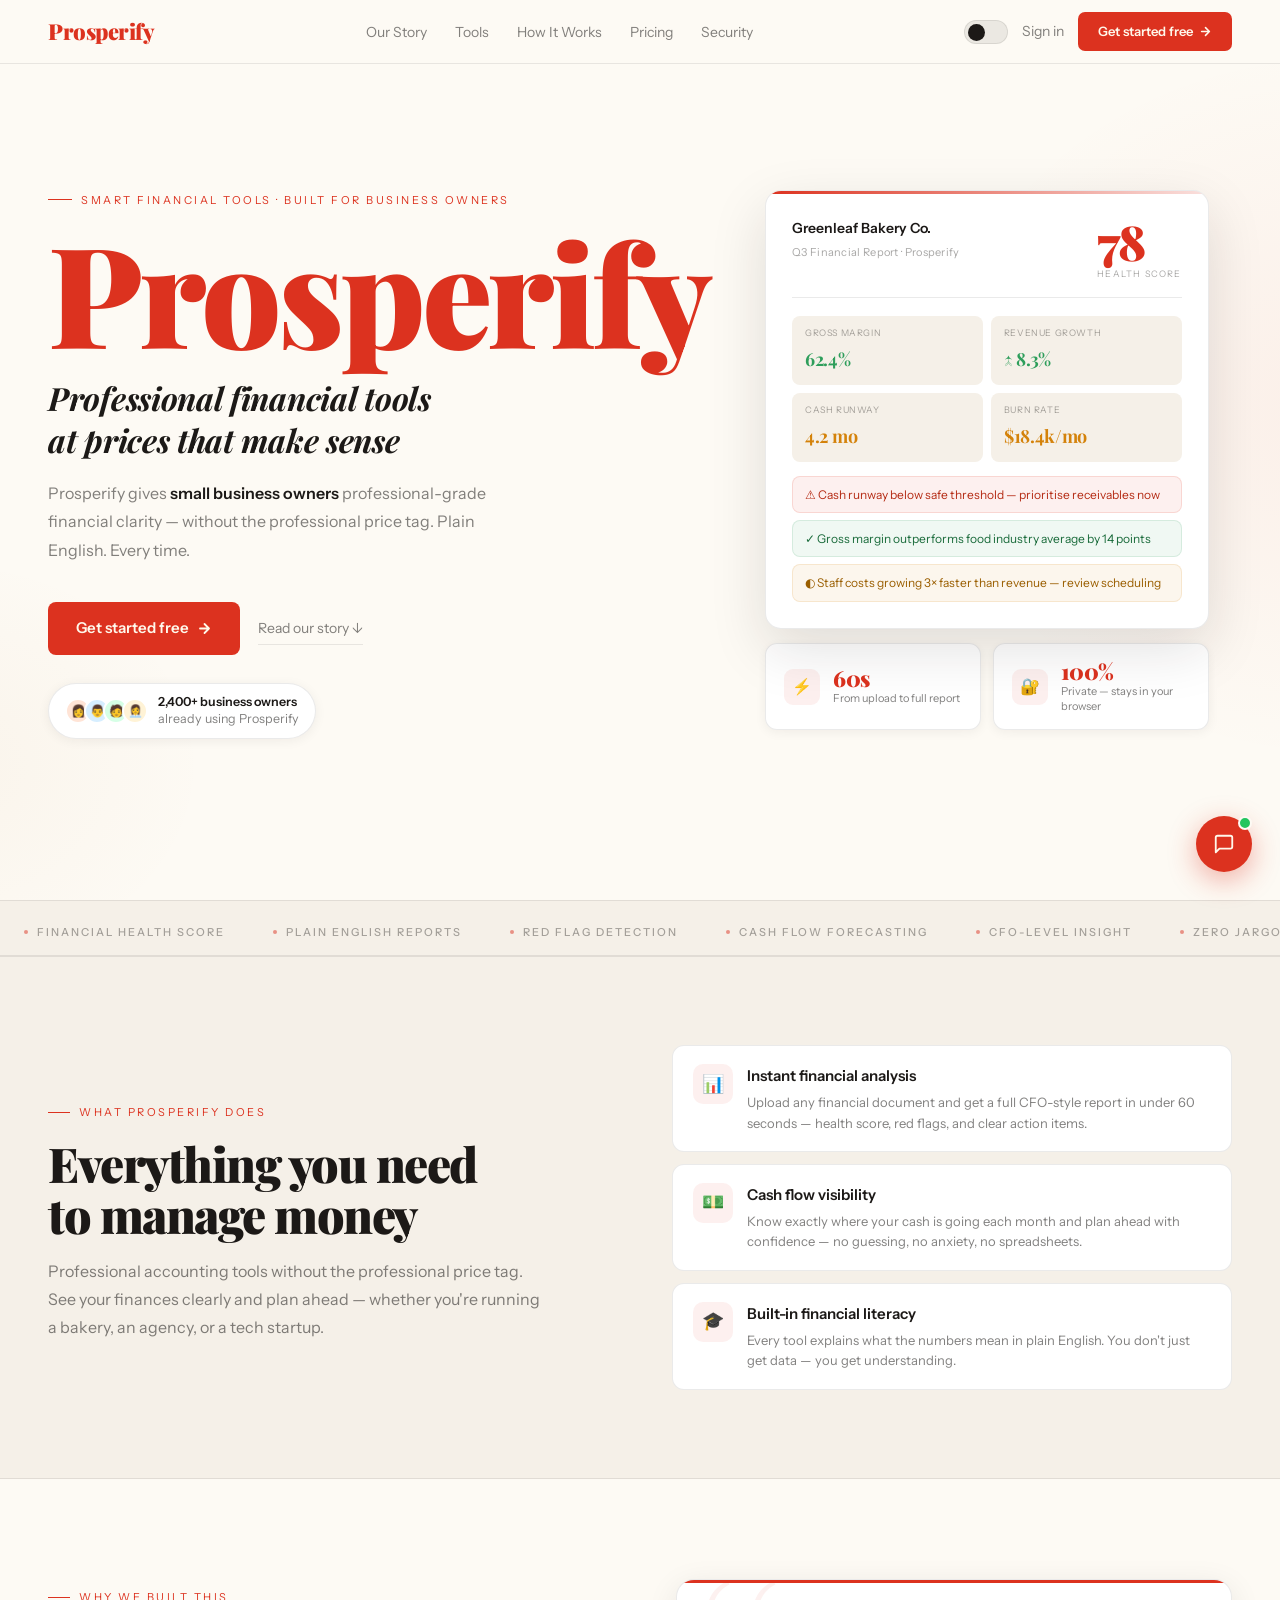
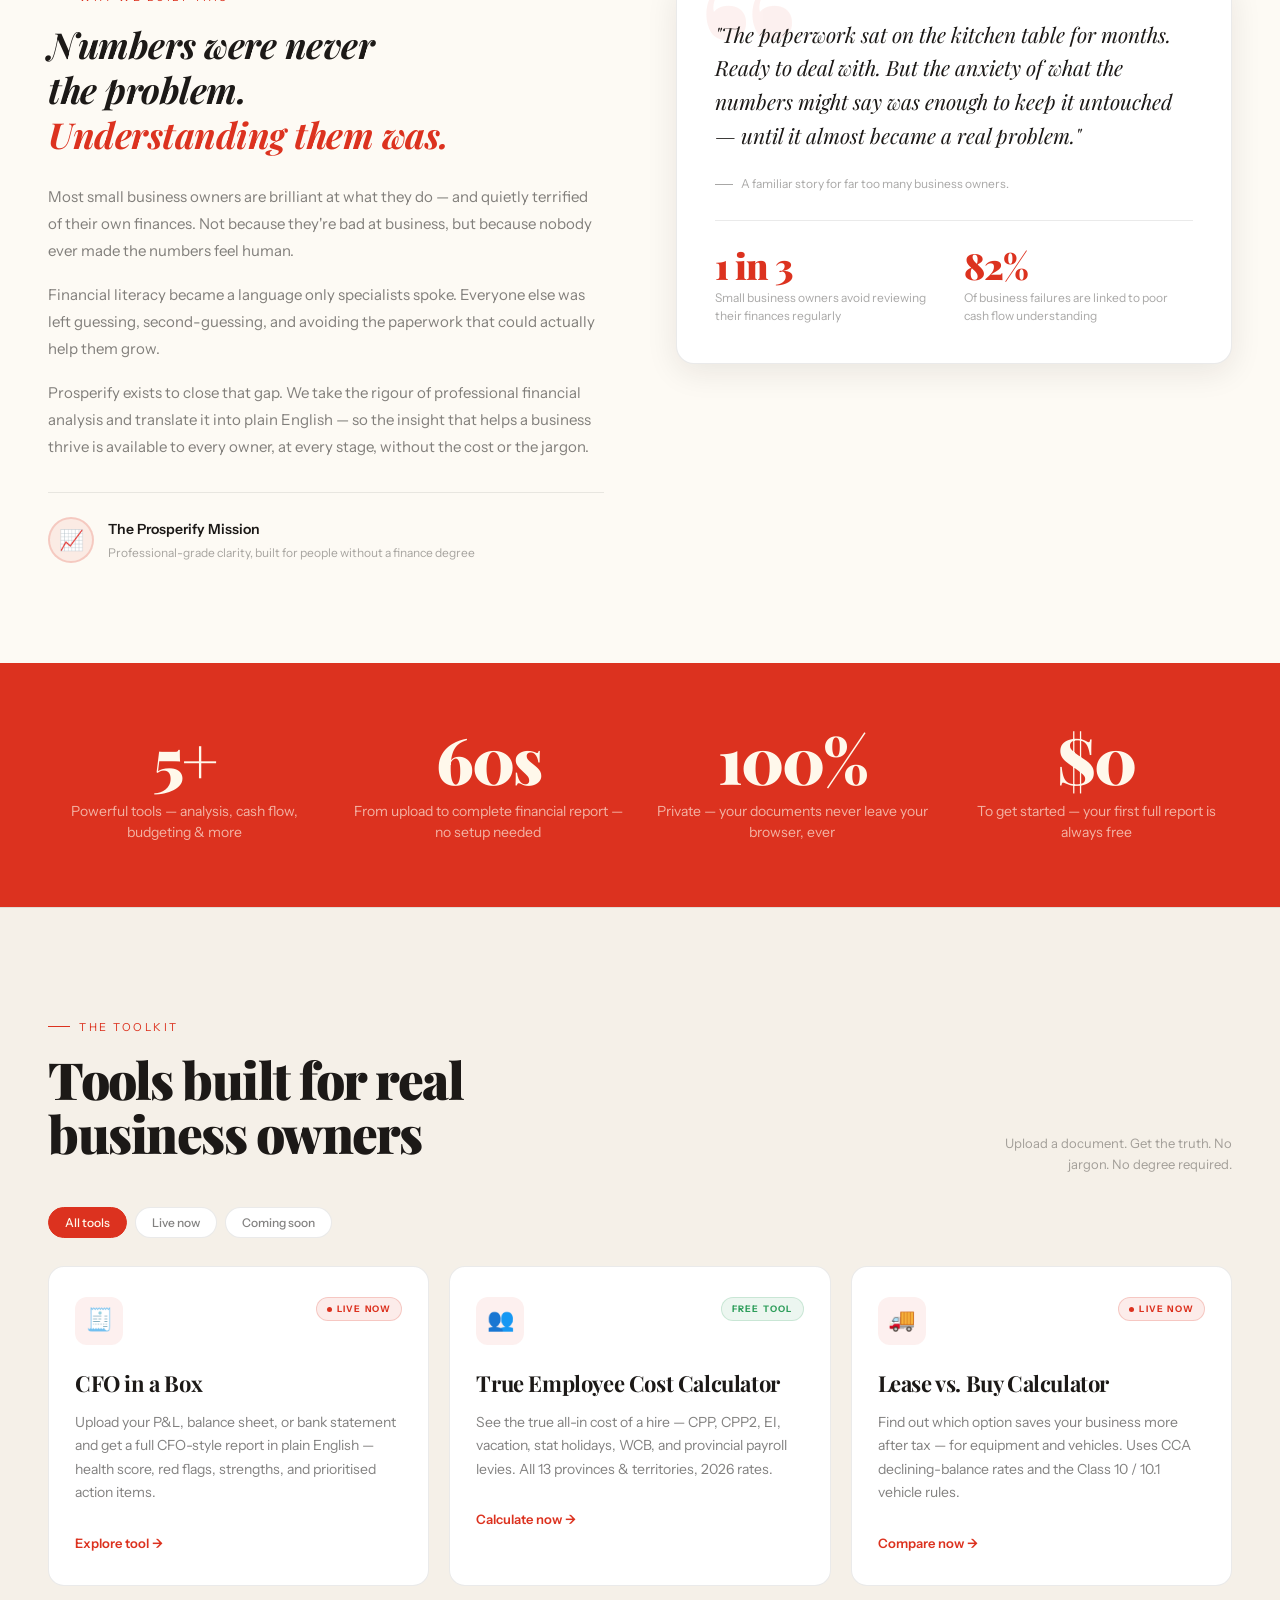
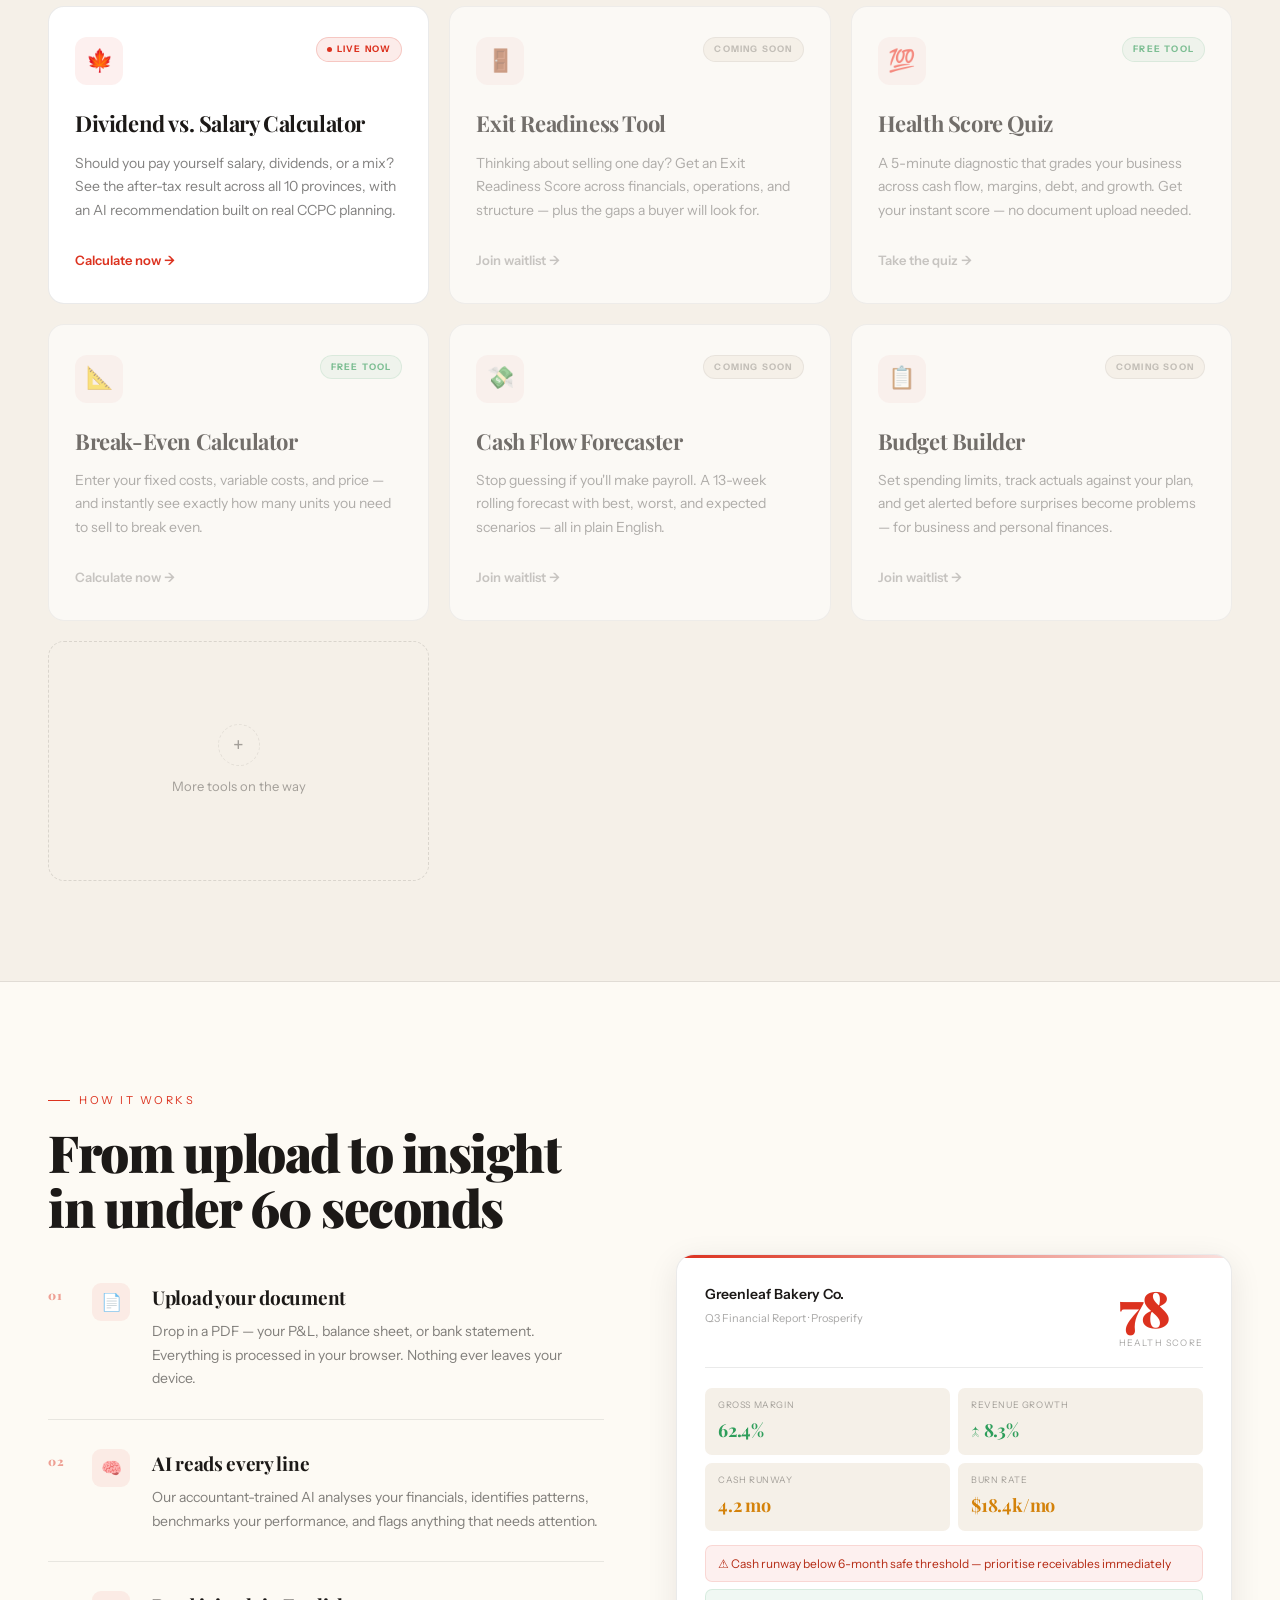
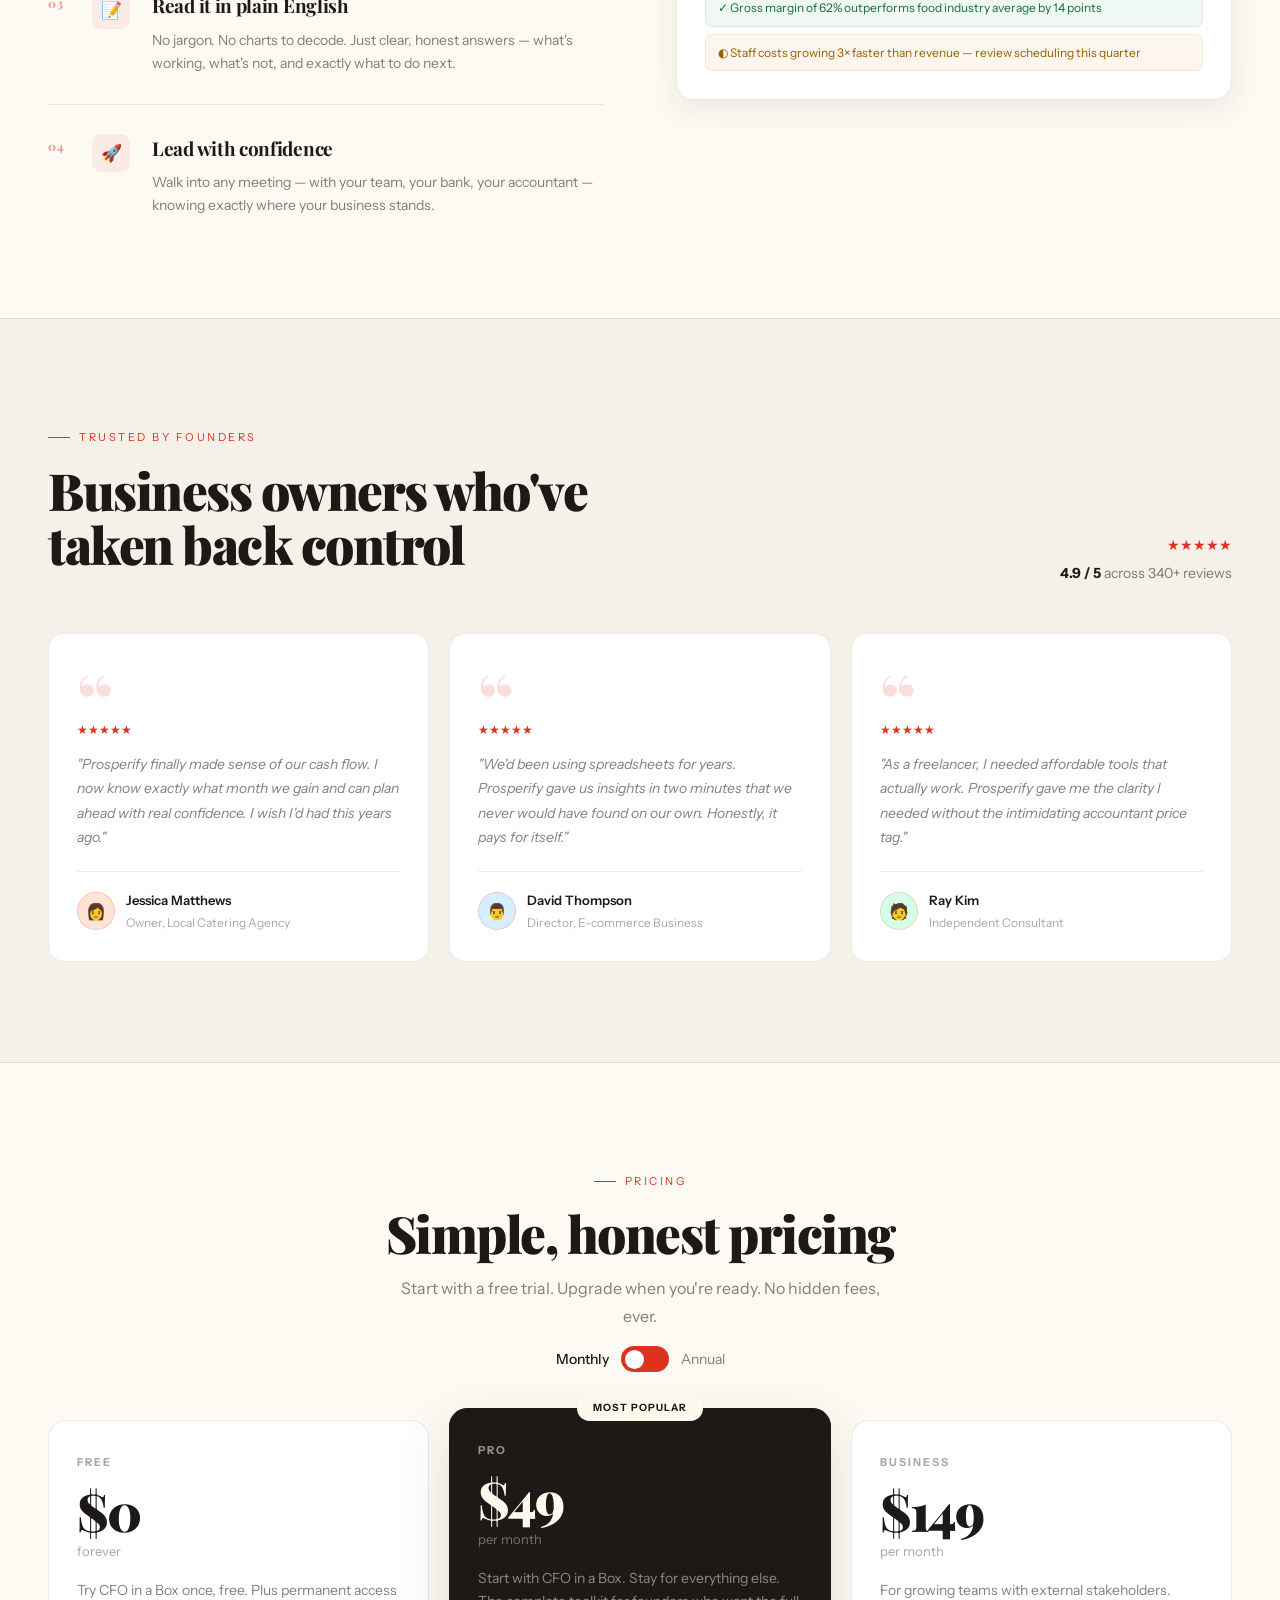
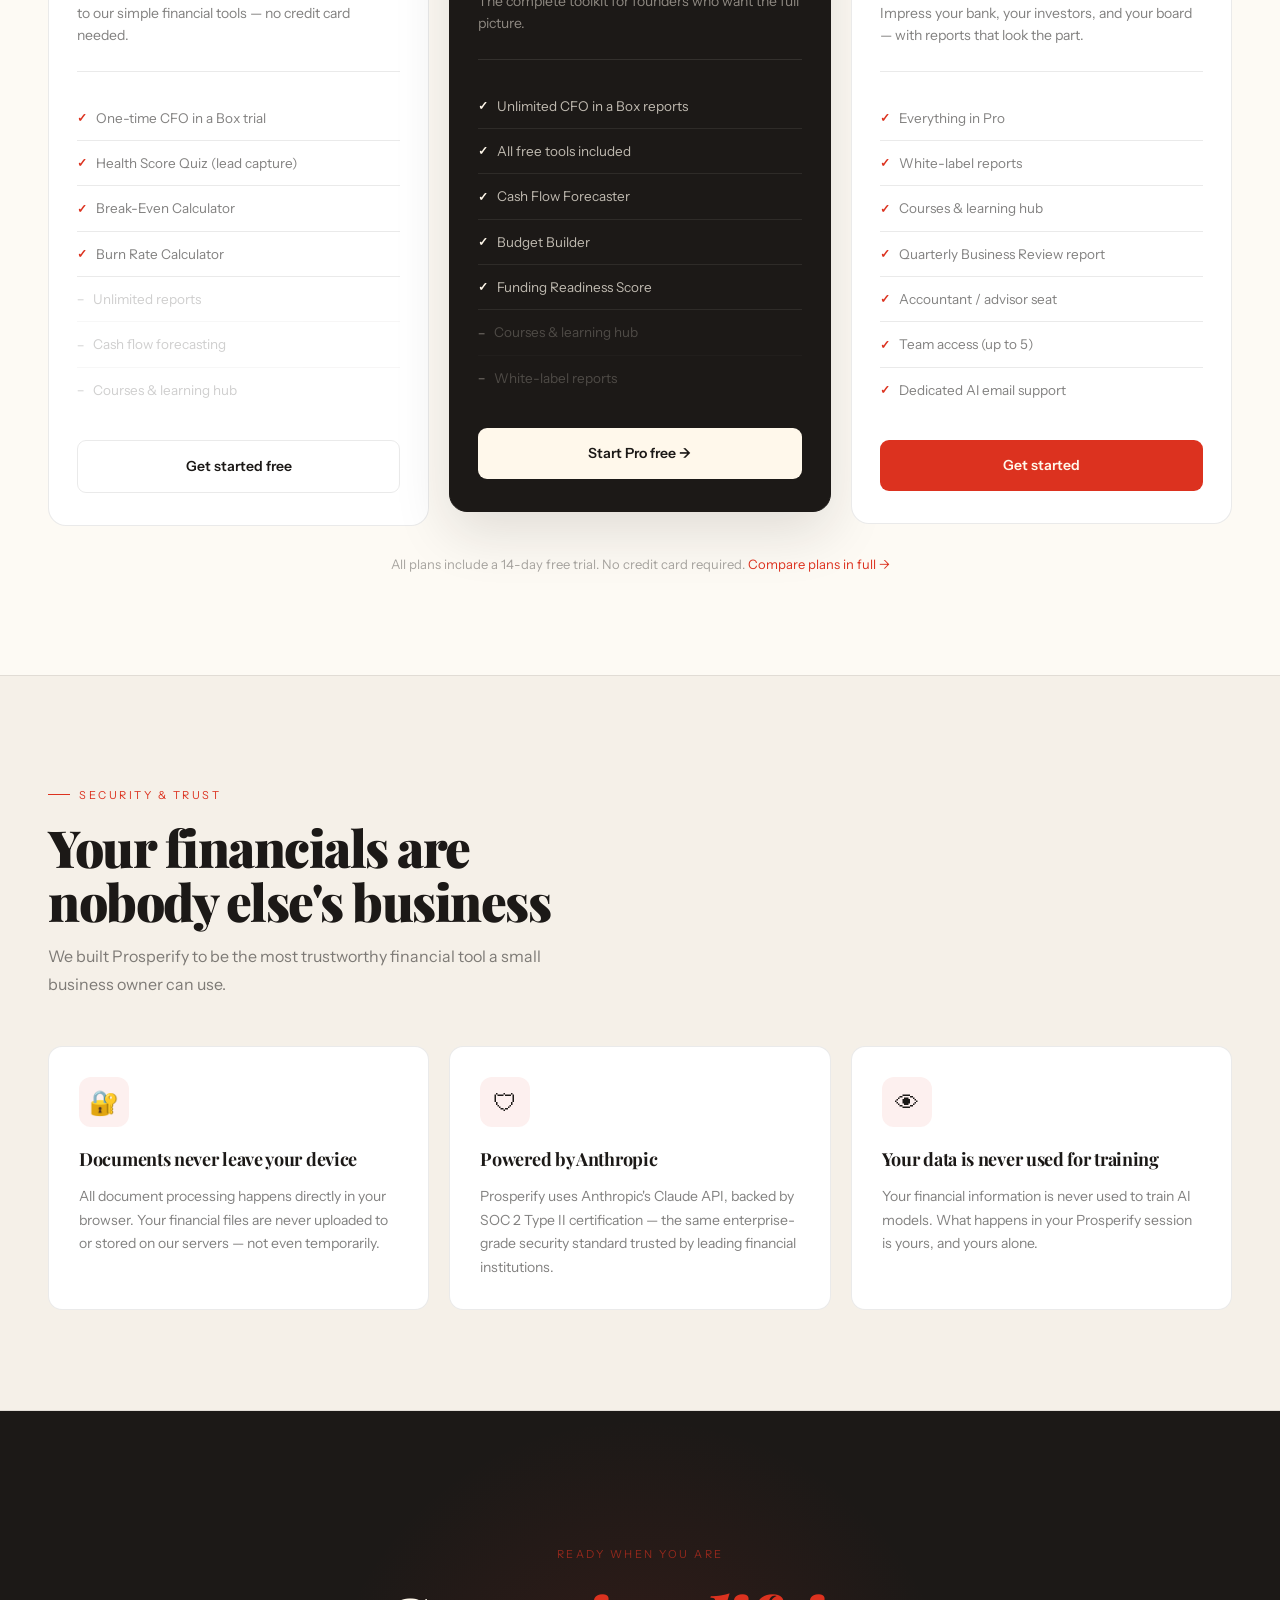
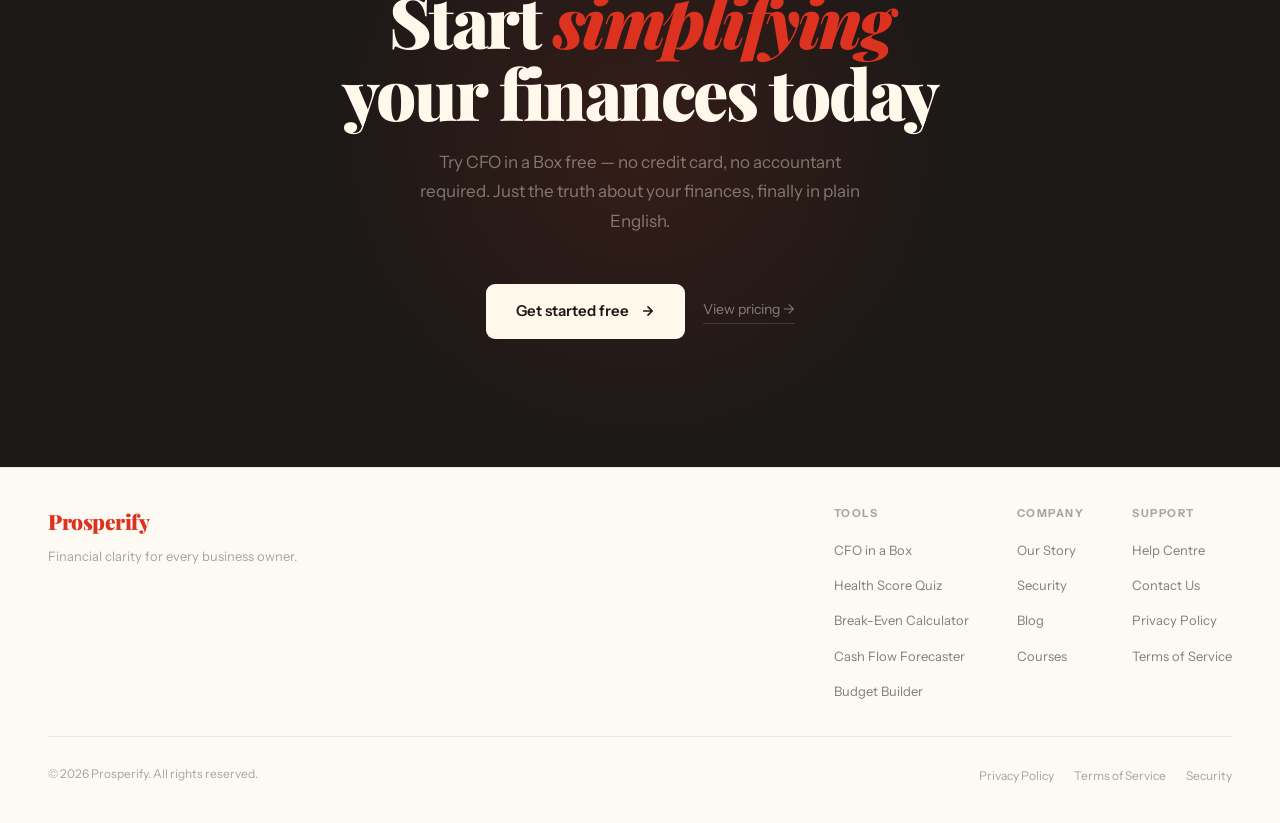
<file: index.html>
<!DOCTYPE html>
<html lang="en" data-theme="light">
<head>
<meta charset="UTF-8">
<meta name="viewport" content="width=device-width, initial-scale=1.0">
<title>Prosperify — Financial Clarity for Business Owners</title>
<link rel="preconnect" href="https://fonts.googleapis.com">
<link rel="preconnect" href="https://fonts.gstatic.com" crossorigin>
<link href="https://fonts.googleapis.com/css2?family=Playfair+Display:ital,wght@0,700;0,900;1,700;1,900&family=Instrument+Sans:ital,wght@0,400;0,500;0,600;1,400&display=swap" rel="stylesheet">
<link rel="stylesheet" href="prosperify-theme.css">
<style>
:root {
  --bg:#FDFAF4;--bg-alt:#F5F0E8;--bg-card:#FFFFFF;--ink:#1C1917;
  --ink-mid:rgba(28,25,23,0.55);--ink-soft:rgba(28,25,23,0.38);--ink-faint:rgba(28,25,23,0.08);
  --red:#DC321F;--red-soft:rgba(220,50,31,0.07);--red-mid:rgba(220,50,31,0.18);
  --green:#2E9E5B;--amber:#D4820A;
  --border:rgba(28,25,23,0.09);--shadow-sm:0 2px 12px rgba(28,25,23,0.06);
  --shadow-md:0 8px 32px rgba(28,25,23,0.09);--shadow-lg:0 20px 56px rgba(28,25,23,0.13);
  --ease:cubic-bezier(0.22,1,0.36,1);--ease-spring:cubic-bezier(0.34,1.56,0.64,1);
}
[data-theme="dark"] {
  --bg:#1C1917;--bg-alt:#242019;--bg-card:#2B2520;--ink:#FFF8EB;
  --ink-mid:rgba(255,248,235,0.52);--ink-soft:rgba(255,248,235,0.32);--ink-faint:rgba(255,248,235,0.07);
  --border:rgba(255,248,235,0.08);--shadow-sm:0 2px 12px rgba(0,0,0,0.3);
  --shadow-md:0 8px 32px rgba(0,0,0,0.35);--shadow-lg:0 20px 56px rgba(0,0,0,0.5);
}
*,*::before,*::after{box-sizing:border-box;margin:0;padding:0;}
html{scroll-behavior:smooth;}
body{background:var(--bg);color:var(--ink);font-family:'Instrument Sans',sans-serif;font-size:16px;line-height:1.65;overflow-x:hidden;transition:background .35s var(--ease),color .35s var(--ease);}

/* NAV */
nav{position:fixed;top:0;left:0;right:0;z-index:300;height:64px;display:flex;align-items:center;justify-content:space-between;padding:0 48px;background:rgba(253,250,244,0.88);backdrop-filter:blur(24px) saturate(1.4);-webkit-backdrop-filter:blur(24px) saturate(1.4);border-bottom:1px solid var(--border);transition:background .35s,border-color .35s;}
[data-theme="dark"] nav{background:rgba(28,25,23,0.88);}
.nav-logo{font-family:'Playfair Display',serif;font-weight:900;font-size:22px;color:var(--red);text-decoration:none;letter-spacing:-.5px;flex-shrink:0;}
.nav-links{display:flex;align-items:center;gap:28px;list-style:none;}
.nav-links a{color:var(--ink-mid);text-decoration:none;font-size:14px;font-weight:400;transition:color .2s;position:relative;}
.nav-links a::after{content:'';position:absolute;bottom:-2px;left:0;right:0;height:1px;background:var(--red);transform:scaleX(0);transform-origin:left;transition:transform .25s var(--ease);}
.nav-links a:hover{color:var(--ink);}
.nav-links a:hover::after{transform:scaleX(1);}
.nav-right{display:flex;align-items:center;gap:14px;}
.theme-toggle{width:44px;height:24px;background:var(--ink-faint);border-radius:12px;border:1px solid var(--border);cursor:pointer;position:relative;transition:background .3s;flex-shrink:0;outline:none;}
.theme-toggle::after{content:'';position:absolute;width:17px;height:17px;border-radius:50%;background:var(--ink);top:3px;left:3px;transition:transform .35s var(--ease-spring),background .3s;}
[data-theme="dark"] .theme-toggle::after{transform:translateX(20px);background:var(--red);}
.nav-login{color:var(--ink-mid);font-size:14px;text-decoration:none;transition:color .2s;}
.nav-login:hover{color:var(--ink);}
.nav-cta{background:var(--red);color:#FFF8EB!important;font-weight:600;font-size:13px;padding:9px 20px;border-radius:7px;text-decoration:none;white-space:nowrap;transition:transform .2s var(--ease),box-shadow .2s;display:inline-flex;align-items:center;gap:6px;}
.nav-cta:hover{transform:translateY(-1px);box-shadow:0 6px 22px rgba(220,50,31,0.32);}

/* HERO */
.hero{min-height:100vh;display:grid;grid-template-columns:1.05fr .95fr;align-items:center;padding:80px 48px 60px;gap:56px;position:relative;overflow:hidden;}
.hero-bg{position:absolute;inset:0;background:radial-gradient(ellipse 700px 600px at 105% 45%,rgba(220,50,31,.055) 0%,transparent 60%),radial-gradient(ellipse 450px 350px at -5% 85%,rgba(180,110,30,.045) 0%,transparent 60%);pointer-events:none;}
[data-theme="dark"] .hero-bg{background:radial-gradient(ellipse 700px 600px at 105% 45%,rgba(220,50,31,.11) 0%,transparent 60%),radial-gradient(ellipse 450px 350px at -5% 85%,rgba(180,110,30,.07) 0%,transparent 60%);}
.hero-left{position:relative;z-index:2;}
.hero-eyebrow{display:inline-flex;align-items:center;gap:9px;font-size:11px;letter-spacing:2.5px;text-transform:uppercase;color:var(--red);margin-bottom:22px;opacity:0;animation:fadeUp .7s .1s forwards;}
.hero-eyebrow::before{content:'';display:block;width:24px;height:1px;background:var(--red);}
.hero-brand{font-family:'Playfair Display',serif;font-weight:900;font-size:clamp(80px,11vw,140px);line-height:.86;color:var(--red);letter-spacing:-4px;margin-bottom:26px;opacity:0;animation:fadeUp .85s .25s forwards;}
.hero-headline{font-family:'Playfair Display',serif;font-weight:700;font-style:italic;font-size:clamp(20px,2.6vw,32px);line-height:1.3;letter-spacing:-.3px;color:var(--ink);margin-bottom:18px;opacity:0;animation:fadeUp .8s .42s forwards;max-width:540px;}
.hero-sub{font-size:16px;color:var(--ink-mid);line-height:1.78;max-width:480px;margin-bottom:38px;opacity:0;animation:fadeUp .8s .58s forwards;}
.hero-sub strong{color:var(--ink);font-weight:600;}
.hero-actions{display:flex;align-items:center;gap:18px;flex-wrap:wrap;opacity:0;animation:fadeUp .8s .72s forwards;}
.btn-primary{display:inline-flex;align-items:center;gap:8px;background:var(--red);color:#FFF8EB;font-family:'Instrument Sans',sans-serif;font-weight:600;font-size:15px;padding:14px 28px;border-radius:8px;text-decoration:none;border:none;cursor:pointer;transition:transform .2s var(--ease),box-shadow .2s;position:relative;overflow:hidden;}
.btn-primary:hover{transform:translateY(-2px);box-shadow:0 10px 32px rgba(220,50,31,.32);}
.btn-primary:hover .btn-arrow{transform:translateX(4px);}
.btn-arrow{transition:transform .2s var(--ease);}
.btn-ghost{color:var(--ink-mid);font-size:14px;text-decoration:none;display:inline-flex;align-items:center;gap:6px;transition:color .2s;padding:4px 0;border-bottom:1px solid var(--border);}
.btn-ghost:hover{color:var(--ink);border-bottom-color:var(--ink-mid);}
.hero-proof{display:inline-flex;align-items:center;gap:10px;margin-top:28px;padding:10px 16px;background:var(--bg-card);border:1px solid var(--border);border-radius:40px;box-shadow:var(--shadow-sm);opacity:0;animation:fadeUp .8s .88s forwards;transition:background .3s,border-color .3s;}
.proof-avatars{display:flex;align-items:center;}
.proof-av{width:26px;height:26px;border-radius:50%;border:2px solid var(--bg-card);display:flex;align-items:center;justify-content:center;font-size:12px;margin-left:-7px;transition:border-color .3s;}
.proof-av:first-child{margin-left:0;}
.proof-av:nth-child(1){background:#FFE4D6;}
.proof-av:nth-child(2){background:#D6EEFF;}
.proof-av:nth-child(3){background:#D6FFE6;}
.proof-av:nth-child(4){background:#FFF3D6;}
.proof-text{font-size:12.5px;color:var(--ink-mid);line-height:1.35;}
.proof-text strong{color:var(--ink);font-weight:600;}
.hero-right{position:relative;z-index:2;opacity:0;animation:slideInRight 1s .85s var(--ease) forwards;}
@keyframes slideInRight{from{opacity:0;transform:translateX(40px) translateY(10px);}to{opacity:1;transform:translateX(0) translateY(0);}}
.hero-card-main{background:var(--bg-card);border:1px solid var(--border);border-radius:16px;padding:26px;box-shadow:var(--shadow-lg);transition:background .3s,border-color .3s;position:relative;overflow:hidden;margin-bottom:14px;}
.hero-card-main::before{content:'';position:absolute;top:0;left:0;right:0;height:3px;background:linear-gradient(90deg,var(--red) 0%,rgba(220,50,31,.15) 100%);}
.hc-header{display:flex;justify-content:space-between;align-items:flex-start;margin-bottom:18px;padding-bottom:16px;border-bottom:1px solid var(--border);transition:border-color .3s;}
.hc-biz{font-weight:600;font-size:14px;color:var(--ink);margin-bottom:3px;}
.hc-sub{font-size:11px;color:var(--ink-soft);letter-spacing:.3px;}
.hc-score{font-family:'Playfair Display',serif;font-weight:900;font-size:48px;color:var(--red);line-height:1;letter-spacing:-2px;}
.hc-score-lbl{font-size:9px;text-transform:uppercase;letter-spacing:1.2px;color:var(--ink-soft);margin-top:2px;text-align:right;}
.hc-metrics{display:grid;grid-template-columns:1fr 1fr;gap:8px;margin-bottom:14px;}
.hc-m{background:var(--bg-alt);border-radius:8px;padding:10px 13px;transition:background .3s;}
.hc-m-lbl{font-size:9px;text-transform:uppercase;letter-spacing:.6px;color:var(--ink-soft);margin-bottom:4px;}
.hc-m-val{font-family:'Playfair Display',serif;font-weight:700;font-size:18px;letter-spacing:-.3px;}
.hc-m-val.g{color:var(--green);}
.hc-m-val.w{color:var(--amber);}
.hc-flags{display:flex;flex-direction:column;gap:7px;}
.hc-flag{font-size:12px;padding:9px 12px;border-radius:8px;display:flex;align-items:flex-start;gap:7px;line-height:1.45;}
.hc-flag.r{background:rgba(220,50,31,.07);color:#B52C15;border:1px solid rgba(220,50,31,.14);}
.hc-flag.g{background:rgba(46,158,91,.07);color:#1A6B3B;border:1px solid rgba(46,158,91,.14);}
.hc-flag.a{background:rgba(212,130,10,.07);color:#9A5E00;border:1px solid rgba(212,130,10,.14);}
[data-theme="dark"] .hc-flag.r{color:#FF9B85;background:rgba(220,50,31,.13);}
[data-theme="dark"] .hc-flag.g{color:#72DEAD;background:rgba(46,158,91,.1);}
[data-theme="dark"] .hc-flag.a{color:#FFCF6B;background:rgba(212,130,10,.1);}
.hero-mini-row{display:grid;grid-template-columns:1fr 1fr;gap:12px;}
.hero-mini{background:var(--bg-card);border:1px solid var(--border);border-radius:12px;padding:16px 18px;box-shadow:var(--shadow-sm);transition:background .3s,border-color .3s;display:flex;align-items:center;gap:13px;}
.hm-icon{width:36px;height:36px;border-radius:9px;background:var(--red-soft);display:flex;align-items:center;justify-content:center;font-size:16px;flex-shrink:0;}
.hm-num{font-family:'Playfair Display',serif;font-weight:900;font-size:22px;color:var(--red);line-height:1;letter-spacing:-.5px;margin-bottom:2px;}
.hm-lbl{font-size:11px;color:var(--ink-mid);line-height:1.35;}
@keyframes fadeUp{from{opacity:0;transform:translateY(22px);}to{opacity:1;transform:translateY(0);}}

/* MARQUEE */
.marquee{border-top:1px solid var(--border);border-bottom:1px solid var(--border);background:var(--bg-alt);padding:14px 0;overflow:hidden;white-space:nowrap;transition:background .3s,border-color .3s;}
.marquee-inner{display:inline-flex;animation:scroll 32s linear infinite;}
.marquee:hover .marquee-inner{animation-play-state:paused;}
.m-item{display:inline-flex;align-items:center;gap:9px;padding:0 24px;font-size:11px;letter-spacing:2px;text-transform:uppercase;color:var(--ink-soft);font-weight:500;}
.m-dot{width:4px;height:4px;border-radius:50%;background:var(--red);opacity:.5;flex-shrink:0;}
@keyframes scroll{from{transform:translateX(0);}to{transform:translateX(-50%);}}

/* SHARED */
.section{padding:100px 48px;}
.eyebrow{display:inline-flex;align-items:center;gap:9px;font-size:11px;letter-spacing:2.5px;text-transform:uppercase;color:var(--red);margin-bottom:16px;}
.eyebrow::before{content:'';display:block;width:22px;height:1px;background:var(--red);}
.s-title{font-family:'Playfair Display',serif;font-weight:900;font-size:clamp(34px,4vw,52px);letter-spacing:-1.5px;line-height:1.06;color:var(--ink);margin-bottom:14px;}
.s-sub{font-size:16px;color:var(--ink-mid);line-height:1.75;max-width:500px;}

/* VALUE STRIP */
.value-strip{background:var(--bg-alt);border-top:1px solid var(--border);border-bottom:1px solid var(--border);padding:88px 48px;transition:background .3s,border-color .3s;}
.value-inner{display:grid;grid-template-columns:1fr 1fr;gap:64px;align-items:center;}
.value-inner h2{font-family:'Playfair Display',serif;font-weight:900;font-size:clamp(32px,3.8vw,48px);letter-spacing:-1.5px;line-height:1.08;color:var(--ink);margin-bottom:16px;}
.value-list{display:flex;flex-direction:column;gap:12px;}
.value-item{display:flex;align-items:flex-start;gap:14px;padding:18px 20px;background:var(--bg-card);border:1px solid var(--border);border-radius:12px;transition:background .3s,border-color .25s,transform .25s var(--ease);cursor:default;}
.value-item:hover{transform:translateX(6px);border-color:var(--red-mid);}
.vi-icon{width:40px;height:40px;border-radius:10px;background:var(--red-soft);display:flex;align-items:center;justify-content:center;font-size:18px;flex-shrink:0;transition:background .3s;}
.vi-title{font-weight:600;font-size:15px;color:var(--ink);margin-bottom:3px;}
.vi-desc{font-size:13px;color:var(--ink-mid);line-height:1.58;}

/* STORY */
.story{background:var(--bg);transition:background .3s;}
.story-grid{display:grid;grid-template-columns:1fr 1fr;gap:72px;align-items:start;}
.story-pull{font-family:'Playfair Display',serif;font-style:italic;font-weight:700;font-size:clamp(24px,2.8vw,36px);line-height:1.25;letter-spacing:-.5px;color:var(--ink);margin-bottom:26px;}
.story-pull span{color:var(--red);}
.story-body{font-size:15px;color:var(--ink-mid);line-height:1.82;margin-bottom:16px;}
.story-sig{display:flex;align-items:center;gap:14px;margin-top:32px;padding-top:24px;border-top:1px solid var(--border);transition:border-color .3s;}
.sig-av{width:46px;height:46px;border-radius:50%;background:var(--red-soft);border:2px solid var(--red-mid);display:flex;align-items:center;justify-content:center;font-size:20px;flex-shrink:0;}
.sig-name{font-weight:600;font-size:14px;color:var(--ink);}
.sig-role{font-size:12px;color:var(--ink-soft);margin-top:2px;}
.quote-card{background:var(--bg-card);border:1px solid var(--border);border-radius:18px;padding:38px;position:relative;overflow:hidden;box-shadow:var(--shadow-md);transition:background .3s,border-color .3s;}
.quote-card::before{content:'\201C';position:absolute;top:-36px;left:22px;font-family:'Playfair Display',serif;font-size:200px;font-weight:900;color:var(--red);opacity:.065;line-height:1;pointer-events:none;}
.quote-card::after{content:'';position:absolute;top:0;left:0;right:0;height:3px;background:var(--red);}
.quote-text{font-family:'Playfair Display',serif;font-style:italic;font-size:clamp(16px,1.9vw,21px);line-height:1.6;color:var(--ink);margin-bottom:22px;position:relative;z-index:1;}
.quote-attr{font-size:12px;color:var(--ink-soft);display:flex;align-items:center;gap:8px;}
.quote-attr::before{content:'';display:block;width:18px;height:1px;background:var(--ink-soft);}
.quote-divider{height:1px;background:var(--border);margin:26px 0;transition:background .3s;}
.quote-stats{display:grid;grid-template-columns:1fr 1fr;gap:20px;}
.qs-num{font-family:'Playfair Display',serif;font-weight:900;font-size:36px;letter-spacing:-1px;color:var(--red);line-height:1;margin-bottom:6px;}
.qs-label{font-size:12px;color:var(--ink-soft);line-height:1.5;}

/* STAT STRIP */
.stat-strip{background:var(--red);padding:64px 48px;position:relative;overflow:hidden;}
.stat-inner{display:grid;grid-template-columns:repeat(4,1fr);gap:32px;text-align:center;position:relative;z-index:1;}
.stat-num{font-family:'Playfair Display',serif;font-weight:900;font-size:clamp(44px,5vw,66px);letter-spacing:-2px;color:#FFF8EB;line-height:1;margin-bottom:10px;}
.stat-label{font-size:14px;color:rgba(255,248,235,.65);line-height:1.5;}

/* TOOLS */
.tools-section{background:var(--bg-alt);border-top:1px solid var(--border);border-bottom:1px solid var(--border);transition:background .3s,border-color .3s;}
.tools-header{display:flex;justify-content:space-between;align-items:flex-end;margin-bottom:32px;flex-wrap:wrap;gap:20px;}
.tools-note{font-size:13px;color:var(--ink-soft);max-width:240px;text-align:right;line-height:1.6;}
.tools-tabs{display:flex;gap:8px;margin-bottom:28px;flex-wrap:wrap;}
.tool-tab{font-size:12px;font-weight:500;padding:7px 16px;border-radius:20px;border:1px solid var(--border);background:var(--bg-card);color:var(--ink-mid);cursor:pointer;transition:background .2s,border-color .2s,color .2s;font-family:'Instrument Sans',sans-serif;}
.tool-tab.active,.tool-tab:hover{background:var(--red);border-color:var(--red);color:#FFF8EB;}
.tools-grid{display:grid;grid-template-columns:repeat(3,1fr);gap:20px;}
.tool-card{background:var(--bg-card);border:1px solid var(--border);border-radius:16px;padding:30px 26px;position:relative;overflow:hidden;transition:transform .28s var(--ease),box-shadow .28s var(--ease),border-color .25s,background .3s;cursor:pointer;display:block;text-decoration:none;color:inherit;}
.tool-card::after{content:'';position:absolute;bottom:0;left:0;right:0;height:3px;background:var(--red);transform:scaleX(0);transform-origin:left;transition:transform .3s var(--ease);}
.tool-card:hover{transform:translateY(-5px);box-shadow:var(--shadow-lg);border-color:var(--red-mid);}
.tool-card:hover::after{transform:scaleX(1);}
.tool-card.dimmed{opacity:.6;}
.tool-card.dimmed:hover{transform:translateY(-2px);opacity:.8;}
.tool-card.coming-placeholder{background:transparent;border:1.5px dashed rgba(28,25,23,.12);display:flex;flex-direction:column;align-items:center;justify-content:center;gap:10px;min-height:240px;cursor:default;}
[data-theme="dark"] .tool-card.coming-placeholder{border-color:rgba(255,248,235,.1);}
.tool-card.coming-placeholder::after{display:none;}
.tool-card.coming-placeholder:hover{transform:none;box-shadow:none;border-color:var(--red-mid);}
.tc-top{display:flex;justify-content:space-between;align-items:flex-start;margin-bottom:20px;}
.tc-icon{width:48px;height:48px;border-radius:12px;background:var(--red-soft);display:flex;align-items:center;justify-content:center;font-size:22px;transition:background .3s;}
.badge{display:inline-flex;align-items:center;gap:5px;font-size:9px;font-weight:700;letter-spacing:1.2px;text-transform:uppercase;padding:4px 10px;border-radius:20px;}
.badge.live{background:rgba(220,50,31,.09);color:var(--red);border:1px solid rgba(220,50,31,.2);}
.badge.soon{background:var(--bg-alt);color:var(--ink-soft);border:1px solid var(--border);}
.badge.free{background:rgba(46,158,91,.09);color:var(--green);border:1px solid rgba(46,158,91,.18);}
.badge-dot{width:5px;height:5px;border-radius:50%;background:currentColor;animation:blink 2.2s infinite;}
@keyframes blink{0%,100%{opacity:1}50%{opacity:.25}}
.tc-name{font-family:'Playfair Display',serif;font-weight:700;font-size:22px;letter-spacing:-.4px;color:var(--ink);margin-bottom:10px;}
.tc-desc{font-size:14px;color:var(--ink-mid);line-height:1.68;margin-bottom:24px;}
.tc-link{font-size:13px;font-weight:600;color:var(--red);display:inline-flex;align-items:center;gap:5px;text-decoration:none;transition:gap .2s var(--ease);}
.tool-card:hover .tc-link{gap:9px;}
.placeholder-plus{width:42px;height:42px;border-radius:50%;border:1.5px dashed var(--ink-faint);display:flex;align-items:center;justify-content:center;font-size:20px;color:var(--ink-soft);transition:border-color .2s,color .2s,transform .25s var(--ease-spring);}
.tool-card.coming-placeholder:hover .placeholder-plus{border-color:var(--red-mid);color:var(--red);transform:rotate(90deg);}
.placeholder-label{font-size:13px;color:var(--ink-soft);}

/* HOW IT WORKS */
.how-section{background:var(--bg);transition:background .3s;}
.how-grid{display:grid;grid-template-columns:1fr 1fr;gap:72px;align-items:start;margin-top:20px;}
.steps{display:flex;flex-direction:column;}
.step{display:flex;gap:22px;padding:28px 0;border-bottom:1px solid var(--border);transition:border-color .3s;cursor:default;}
.step:last-child{border-bottom:none;padding-bottom:0;}
.step-num{font-family:'Playfair Display',serif;font-weight:900;font-size:12px;color:var(--red);opacity:.45;flex-shrink:0;width:22px;padding-top:4px;letter-spacing:1px;}
.step-icon{width:38px;height:38px;border-radius:9px;background:var(--red-soft);display:flex;align-items:center;justify-content:center;font-size:17px;flex-shrink:0;margin-top:1px;transition:background .3s,transform .25s var(--ease-spring);}
.step:hover .step-icon{transform:scale(1.1);background:var(--red-mid);}
.step h3{font-family:'Playfair Display',serif;font-weight:700;font-size:19px;letter-spacing:-.3px;color:var(--ink);margin-bottom:7px;}
.step p{font-size:14px;color:var(--ink-mid);line-height:1.68;}
.report-preview{background:var(--bg-card);border:1px solid var(--border);border-radius:18px;padding:28px;box-shadow:var(--shadow-md);position:relative;overflow:hidden;transition:background .3s,border-color .3s;position:sticky;top:88px;}
.report-preview::before{content:'';position:absolute;top:0;left:0;right:0;height:3px;background:linear-gradient(90deg,var(--red),rgba(220,50,31,.15));}
.rp-head{display:flex;justify-content:space-between;align-items:flex-start;margin-bottom:20px;padding-bottom:16px;border-bottom:1px solid var(--border);transition:border-color .3s;}
.rp-biz{font-weight:600;font-size:14px;color:var(--ink);margin-bottom:3px;}
.rp-sub{font-size:11px;color:var(--ink-soft);}
.rp-score{font-family:'Playfair Display',serif;font-weight:900;font-size:50px;color:var(--red);line-height:1;letter-spacing:-2px;}
.rp-score-lbl{font-size:9px;text-transform:uppercase;letter-spacing:1.2px;color:var(--ink-soft);text-align:right;margin-top:3px;}
.rp-metrics{display:grid;grid-template-columns:1fr 1fr;gap:8px;margin-bottom:14px;}
.rp-m{background:var(--bg-alt);border-radius:7px;padding:10px 13px;transition:background .3s;}
.rp-m-lbl{font-size:9px;text-transform:uppercase;letter-spacing:.6px;color:var(--ink-soft);margin-bottom:3px;}
.rp-m-val{font-family:'Playfair Display',serif;font-weight:700;font-size:18px;letter-spacing:-.2px;}
.rp-m-val.g{color:var(--green);}
.rp-m-val.w{color:var(--amber);}
.rp-flag{font-size:12px;padding:9px 12px;border-radius:7px;margin-bottom:7px;display:flex;align-items:flex-start;gap:7px;line-height:1.45;}
.rp-flag:last-child{margin-bottom:0;}
.rp-flag.r{background:rgba(220,50,31,.07);color:#B52C15;border:1px solid rgba(220,50,31,.13);}
.rp-flag.g{background:rgba(46,158,91,.07);color:#1A6B3B;border:1px solid rgba(46,158,91,.13);}
.rp-flag.a{background:rgba(212,130,10,.07);color:#9A5E00;border:1px solid rgba(212,130,10,.12);}
[data-theme="dark"] .rp-flag.r{color:#FF9B85;background:rgba(220,50,31,.13);}
[data-theme="dark"] .rp-flag.g{color:#72DEAD;background:rgba(46,158,91,.1);}
[data-theme="dark"] .rp-flag.a{color:#FFCF6B;background:rgba(212,130,10,.1);}

/* TESTIMONIALS */
.testi-section{background:var(--bg-alt);border-top:1px solid var(--border);border-bottom:1px solid var(--border);transition:background .3s,border-color .3s;}
.testi-header{display:flex;justify-content:space-between;align-items:flex-end;margin-bottom:48px;gap:20px;flex-wrap:wrap;}
.testi-rating{font-size:14px;color:var(--ink-mid);}
.testi-rating strong{color:var(--ink);}
.testi-grid{display:grid;grid-template-columns:repeat(3,1fr);gap:20px;}
.testi-card{background:var(--bg-card);border:1px solid var(--border);border-radius:16px;padding:28px;position:relative;transition:background .3s,border-color .3s,transform .25s var(--ease),box-shadow .25s;}
.testi-card:hover{transform:translateY(-4px);box-shadow:var(--shadow-md);border-color:var(--red-mid);}
.testi-card::before{content:'\201C';font-family:'Playfair Display',serif;font-size:72px;font-weight:900;color:var(--red);opacity:.15;line-height:1;display:block;margin-bottom:-14px;}
.testi-stars{display:flex;gap:2px;margin-bottom:12px;color:var(--red);font-size:12px;}
.testi-text{font-size:14px;color:var(--ink-mid);line-height:1.74;margin-bottom:22px;font-style:italic;}
.testi-author{display:flex;align-items:center;gap:11px;padding-top:18px;border-top:1px solid var(--border);transition:border-color .3s;}
.testi-av{width:38px;height:38px;border-radius:50%;display:flex;align-items:center;justify-content:center;font-size:16px;border:1.5px solid var(--red-mid);flex-shrink:0;}
.testi-av.a1{background:#FFE4D6;}
.testi-av.a2{background:#D6EEFF;}
.testi-av.a3{background:#D6FFE6;}
.testi-name{font-weight:600;font-size:13px;color:var(--ink);}
.testi-role{font-size:12px;color:var(--ink-soft);margin-top:1px;}

/* PRICING */
.pricing-section{background:var(--bg);transition:background .3s;}
.pricing-toggle-wrap{display:flex;align-items:center;justify-content:center;gap:12px;margin-bottom:48px;margin-top:8px;}
.pricing-toggle-label{font-size:14px;color:var(--ink-mid);transition:color .2s;}
.pricing-toggle-label.active{color:var(--ink);font-weight:500;}
.pricing-toggle-btn{width:48px;height:26px;background:var(--red);border-radius:13px;border:none;cursor:pointer;position:relative;outline:none;}
.pricing-toggle-btn::after{content:'';position:absolute;width:19px;height:19px;border-radius:50%;background:#fff;top:3.5px;left:4px;transition:transform .3s var(--ease-spring);}
.pricing-toggle-btn.annual::after{transform:translateX(22px);}
.pricing-save{font-size:10px;font-weight:700;letter-spacing:.5px;color:var(--green);background:rgba(46,158,91,.1);border:1px solid rgba(46,158,91,.2);padding:3px 9px;border-radius:20px;}
.pricing-grid{display:grid;grid-template-columns:repeat(3,1fr);gap:20px;align-items:start;}
.pricing-card{background:var(--bg-card);border:1px solid var(--border);border-radius:18px;padding:32px 28px;position:relative;transition:background .3s,border-color .3s,transform .25s var(--ease),box-shadow .25s;}
.pricing-card:hover{transform:translateY(-4px);box-shadow:var(--shadow-md);}

/* Featured — Pro */
.pricing-card.featured{background:var(--ink);border-color:var(--ink);transform:translateY(-12px);box-shadow:var(--shadow-lg);}
[data-theme="dark"] .pricing-card.featured{background:var(--red);border-color:var(--red);}
.pricing-card.featured:hover{transform:translateY(-16px);}
.pricing-card.featured .plan-name{color:rgba(255,248,235,.55);}
.pricing-card.featured .plan-price{color:#FFF8EB;}
.pricing-card.featured .plan-period{color:rgba(255,248,235,.4);}
.pricing-card.featured .plan-desc{color:rgba(255,248,235,.5);border-bottom-color:rgba(255,248,235,.1);}
.pricing-card.featured .plan-feature{color:rgba(255,248,235,.72);border-bottom-color:rgba(255,248,235,.08);}
.pricing-card.featured .plan-feature::before{color:#FFF8EB;}
.pricing-card.featured .plan-feature.inactive{opacity:.3;}

.featured-badge{position:absolute;top:-13px;left:50%;transform:translateX(-50%);background:var(--red);color:#FFF8EB;font-size:10px;font-weight:700;letter-spacing:1px;text-transform:uppercase;padding:4px 16px;border-radius:20px;white-space:nowrap;}
.pricing-card.featured .featured-badge{background:#FFF8EB;color:var(--ink);}
[data-theme="dark"] .pricing-card.featured .featured-badge{background:var(--ink);color:#FFF8EB;}

.plan-name{font-size:11px;font-weight:700;letter-spacing:2px;text-transform:uppercase;color:var(--ink-soft);margin-bottom:14px;}
.plan-price{font-family:'Playfair Display',serif;font-weight:900;font-size:52px;letter-spacing:-2px;color:var(--ink);line-height:1;margin-bottom:4px;}
.plan-period{font-size:13px;color:var(--ink-soft);margin-bottom:16px;}
.plan-desc{font-size:14px;color:var(--ink-mid);line-height:1.62;margin-bottom:24px;padding-bottom:24px;border-bottom:1px solid var(--border);transition:border-color .3s;}
.plan-features{display:flex;flex-direction:column;margin-bottom:28px;}
.plan-feature{font-size:13.5px;color:var(--ink-mid);padding:11px 0;border-bottom:1px solid var(--border);transition:border-color .3s;display:flex;align-items:center;gap:9px;}
.plan-feature:last-child{border-bottom:none;}
.plan-feature::before{content:'✓';color:var(--red);font-weight:700;font-size:12px;flex-shrink:0;}
.plan-feature.inactive{opacity:.38;}
.plan-feature.inactive::before{content:'–';color:var(--ink-soft);}
.plan-btn{display:block;width:100%;text-align:center;padding:14px;border-radius:9px;font-family:'Instrument Sans',sans-serif;font-size:14px;font-weight:600;text-decoration:none;transition:transform .2s,box-shadow .2s,background .2s;border:none;cursor:pointer;}
.plan-btn.outline{border:1.5px solid var(--border);background:transparent;color:var(--ink);}
.plan-btn.outline:hover{border-color:var(--red-mid);background:var(--red-soft);}
.plan-btn.solid{background:var(--red);color:#FFF8EB;}
.plan-btn.solid:hover{transform:translateY(-1px);box-shadow:0 8px 24px rgba(220,50,31,.3);}
.plan-btn.white{background:#FFF8EB;color:var(--ink);}
[data-theme="dark"] .pricing-card.featured .plan-btn.white{background:rgba(255,248,235,.15);color:#FFF8EB;border:1px solid rgba(255,248,235,.2);}
.plan-btn.white:hover{transform:translateY(-1px);box-shadow:0 8px 24px rgba(0,0,0,.2);}

/* Pricing note */
.pricing-note{text-align:center;margin-top:28px;font-size:13px;color:var(--ink-soft);}
.pricing-note a{color:var(--red);text-decoration:none;}
.pricing-note a:hover{text-decoration:underline;}

/* TRUST */
.trust-section{background:var(--bg-alt);border-top:1px solid var(--border);border-bottom:1px solid var(--border);transition:background .3s,border-color .3s;}
.trust-grid{display:grid;grid-template-columns:repeat(3,1fr);gap:20px;margin-top:48px;}
.trust-card{background:var(--bg-card);border:1px solid var(--border);border-radius:14px;padding:30px;transition:background .3s,border-color .3s,transform .25s var(--ease);position:relative;overflow:hidden;}
.trust-card::before{content:'';position:absolute;top:0;left:0;right:0;height:2px;background:var(--red);transform:scaleX(0);transform-origin:left;transition:transform .3s var(--ease);}
.trust-card:hover{transform:translateY(-4px);border-color:var(--red-mid);}
.trust-card:hover::before{transform:scaleX(1);}
.trust-icon-wrap{width:50px;height:50px;border-radius:12px;background:var(--red-soft);display:flex;align-items:center;justify-content:center;font-size:24px;margin-bottom:18px;transition:background .3s;}
.trust-card h3{font-family:'Playfair Display',serif;font-weight:700;font-size:18px;letter-spacing:-.3px;color:var(--ink);margin-bottom:10px;}
.trust-card p{font-size:14px;color:var(--ink-mid);line-height:1.68;}

/* TRIAL MODAL (email verification + report cap demo) */
.modal-overlay{position:fixed;inset:0;z-index:600;background:rgba(28,25,23,.5);backdrop-filter:blur(6px);-webkit-backdrop-filter:blur(6px);display:flex;align-items:center;justify-content:center;padding:24px;opacity:0;pointer-events:none;transition:opacity .3s var(--ease);}
.modal-overlay.open{opacity:1;pointer-events:all;}
.modal{background:var(--bg-card);border:1px solid var(--border);border-radius:20px;box-shadow:var(--shadow-lg);width:100%;max-width:420px;overflow:hidden;transform:scale(.94) translateY(14px);transition:transform .35s var(--ease-spring);position:relative;}
.modal-overlay.open .modal{transform:scale(1) translateY(0);}
.modal-top{height:4px;background:linear-gradient(90deg,var(--red),rgba(220,50,31,.2));}
.modal-close{position:absolute;top:16px;right:16px;width:30px;height:30px;border-radius:8px;border:none;background:var(--bg-alt);color:var(--ink-mid);cursor:pointer;font-size:16px;display:flex;align-items:center;justify-content:center;transition:background .2s,color .2s;z-index:2;}
.modal-close:hover{background:var(--red-soft);color:var(--red);}
.modal-body{padding:36px 32px 32px;}
.modal-icon{width:52px;height:52px;border-radius:13px;background:var(--red-soft);display:flex;align-items:center;justify-content:center;font-size:24px;margin-bottom:20px;}
.modal-title{font-family:'Playfair Display',serif;font-weight:900;font-size:26px;letter-spacing:-.8px;color:var(--ink);margin-bottom:10px;line-height:1.1;}
.modal-sub{font-size:14px;color:var(--ink-mid);line-height:1.6;margin-bottom:24px;}
.modal-sub strong{color:var(--ink);font-weight:600;}
.modal-label{font-size:11px;font-weight:700;letter-spacing:1px;text-transform:uppercase;color:var(--ink-soft);margin-bottom:8px;display:block;}
.modal-input{width:100%;font-family:'Instrument Sans',sans-serif;font-size:15px;padding:13px 16px;border-radius:10px;border:1px solid var(--border);background:var(--bg-alt);color:var(--ink);outline:none;transition:border-color .2s,background .3s;margin-bottom:8px;}
.modal-input:focus{border-color:var(--red-mid);}
.modal-error{font-size:12.5px;color:var(--red);min-height:18px;margin-bottom:8px;}
.modal-btn{width:100%;text-align:center;padding:14px;border-radius:10px;font-family:'Instrument Sans',sans-serif;font-size:15px;font-weight:600;border:none;cursor:pointer;background:var(--red);color:#FFF8EB;transition:transform .2s,box-shadow .2s,opacity .2s;}
.modal-btn:hover{transform:translateY(-1px);box-shadow:0 8px 24px rgba(220,50,31,.3);}
.modal-btn:disabled{opacity:.5;cursor:not-allowed;transform:none;box-shadow:none;}
.modal-code-row{display:flex;gap:9px;justify-content:space-between;margin-bottom:8px;}
.modal-code-cell{width:100%;aspect-ratio:1;text-align:center;font-family:'Playfair Display',serif;font-weight:700;font-size:24px;border-radius:10px;border:1px solid var(--border);background:var(--bg-alt);color:var(--ink);outline:none;transition:border-color .2s;}
.modal-code-cell:focus{border-color:var(--red);}
.modal-hint{font-size:12.5px;color:var(--ink-soft);text-align:center;margin-top:14px;}
.modal-hint b{color:var(--red);font-weight:600;}
.modal-cap{display:flex;align-items:center;gap:10px;background:var(--bg-alt);border:1px solid var(--border);border-radius:11px;padding:13px 15px;margin-bottom:22px;}
.modal-cap-icon{width:34px;height:34px;border-radius:8px;background:var(--red-soft);display:flex;align-items:center;justify-content:center;font-size:15px;flex-shrink:0;}
.modal-cap-text{font-size:12.5px;color:var(--ink-mid);line-height:1.45;}
.modal-cap-text b{color:var(--ink);}
.modal-success-icon{width:60px;height:60px;border-radius:50%;background:rgba(46,158,91,.1);border:2px solid rgba(46,158,91,.3);display:flex;align-items:center;justify-content:center;font-size:28px;margin:0 auto 20px;}
.modal-step{display:none;}
.modal-step.active{display:block;}
.modal-progress{display:flex;gap:6px;margin-bottom:24px;}
.modal-dot{height:4px;flex:1;border-radius:2px;background:var(--border);transition:background .3s;}
.modal-dot.on{background:var(--red);}

/* CHAT WIDGET */
.chat-widget{position:fixed;bottom:28px;right:28px;z-index:500;}
.chat-btn{width:56px;height:56px;border-radius:50%;background:var(--red);border:none;cursor:pointer;display:flex;align-items:center;justify-content:center;box-shadow:0 8px 28px rgba(220,50,31,.38);transition:transform .25s var(--ease-spring),box-shadow .25s;position:relative;}
.chat-btn:hover{transform:scale(1.1);box-shadow:0 12px 36px rgba(220,50,31,.45);}
.chat-btn svg{transition:transform .25s var(--ease);}
.chat-btn.open svg{transform:rotate(45deg);}
.chat-pulse{position:absolute;top:0;right:0;width:14px;height:14px;border-radius:50%;background:#22c55e;border:2px solid var(--bg);animation:pulse 2s infinite;}
@keyframes pulse{0%,100%{transform:scale(1);}50%{transform:scale(1.2);}}
.chat-window{position:absolute;bottom:68px;right:0;width:340px;background:var(--bg-card);border:1px solid var(--border);border-radius:18px;box-shadow:var(--shadow-lg);overflow:hidden;transform:scale(.92) translateY(12px);opacity:0;pointer-events:none;transition:transform .3s var(--ease-spring),opacity .25s var(--ease);transform-origin:bottom right;}
.chat-window.open{transform:scale(1) translateY(0);opacity:1;pointer-events:all;}
.chat-header{padding:18px 20px;background:var(--red);display:flex;align-items:center;gap:12px;}
.chat-av{width:36px;height:36px;border-radius:50%;background:rgba(255,248,235,.2);display:flex;align-items:center;justify-content:center;font-size:17px;flex-shrink:0;}
.chat-title{font-weight:600;font-size:14px;color:#FFF8EB;}
.chat-status{font-size:11px;color:rgba(255,248,235,.65);display:flex;align-items:center;gap:5px;margin-top:1px;}
.chat-status::before{content:'';width:6px;height:6px;border-radius:50%;background:#22c55e;flex-shrink:0;}
.chat-body{padding:16px;height:220px;overflow-y:auto;display:flex;flex-direction:column;gap:10px;}
.chat-msg{max-width:85%;font-size:13px;line-height:1.55;padding:10px 13px;border-radius:12px;}
.chat-msg.bot{background:var(--bg-alt);color:var(--ink);border-radius:12px 12px 12px 3px;align-self:flex-start;transition:background .3s;}
.chat-msg.user{background:var(--red);color:#FFF8EB;border-radius:12px 12px 3px 12px;align-self:flex-end;}
.chat-input-row{padding:12px 14px;border-top:1px solid var(--border);display:flex;gap:8px;align-items:center;transition:border-color .3s;}
.chat-input{flex:1;font-family:'Instrument Sans',sans-serif;font-size:13px;padding:9px 13px;border-radius:8px;border:1px solid var(--border);background:var(--bg-alt);color:var(--ink);outline:none;transition:border-color .2s,background .3s;}
.chat-input:focus{border-color:var(--red-mid);}
.chat-send{width:34px;height:34px;border-radius:8px;background:var(--red);border:none;cursor:pointer;display:flex;align-items:center;justify-content:center;flex-shrink:0;transition:transform .2s,box-shadow .2s;}
.chat-send:hover{transform:scale(1.08);box-shadow:0 4px 14px rgba(220,50,31,.3);}

/* FINAL CTA */
.final-cta{background:var(--ink);padding:128px 48px;text-align:center;position:relative;overflow:hidden;transition:background .3s;}
[data-theme="dark"] .final-cta{background:#0E0C0A;}
.final-cta::before{content:'';position:absolute;width:700px;height:700px;border-radius:50%;background:radial-gradient(circle,rgba(220,50,31,.13) 0%,transparent 65%);top:50%;left:50%;transform:translate(-50%,-50%);pointer-events:none;}
.cta-eyebrow{display:inline-flex;align-items:center;gap:9px;font-size:11px;letter-spacing:2.5px;text-transform:uppercase;color:rgba(220,50,31,.6);margin-bottom:22px;justify-content:center;position:relative;z-index:1;}
.cta-title{font-family:'Playfair Display',serif;font-weight:900;font-size:clamp(40px,5.5vw,70px);letter-spacing:-2.5px;line-height:1.02;color:#FFF8EB;margin-bottom:20px;position:relative;z-index:1;}
.cta-title em{font-style:italic;color:var(--red);}
.cta-sub{font-size:17px;color:rgba(255,248,235,.42);max-width:440px;margin:0 auto 48px;line-height:1.72;position:relative;z-index:1;}
.cta-actions{display:flex;align-items:center;justify-content:center;gap:18px;flex-wrap:wrap;position:relative;z-index:1;}
.btn-cta-white{display:inline-flex;align-items:center;gap:8px;background:#FFF8EB;color:var(--ink);font-family:'Instrument Sans',sans-serif;font-weight:600;font-size:15px;padding:15px 30px;border-radius:9px;text-decoration:none;transition:transform .2s,box-shadow .2s;}
.btn-cta-white:hover{transform:translateY(-2px);box-shadow:0 12px 36px rgba(0,0,0,.3);}
.btn-cta-ghost{color:rgba(255,248,235,.45);font-size:14px;text-decoration:none;border-bottom:1px solid rgba(255,248,235,.15);padding-bottom:2px;transition:color .2s,border-color .2s;}
.btn-cta-ghost:hover{color:rgba(255,248,235,.75);border-color:rgba(255,248,235,.35);}

/* FOOTER */
footer{padding:36px 48px;border-top:1px solid var(--border);background:var(--bg);transition:background .3s,border-color .3s;}
.footer-top{display:flex;justify-content:space-between;align-items:flex-start;margin-bottom:32px;flex-wrap:wrap;gap:28px;}
.footer-logo{font-family:'Playfair Display',serif;font-weight:900;font-size:21px;color:var(--red);text-decoration:none;letter-spacing:-.5px;display:block;margin-bottom:8px;}
.footer-tagline{font-size:13px;color:var(--ink-soft);}
.footer-nav{display:flex;gap:48px;flex-wrap:wrap;}
.footer-col h4{font-size:11px;font-weight:700;letter-spacing:1.5px;text-transform:uppercase;color:var(--ink-soft);margin-bottom:14px;}
.footer-col ul{list-style:none;display:flex;flex-direction:column;gap:9px;}
.footer-col a{font-size:13px;color:var(--ink-mid);text-decoration:none;transition:color .2s;}
.footer-col a:hover{color:var(--ink);}
.footer-bottom{display:flex;justify-content:space-between;align-items:center;padding-top:24px;border-top:1px solid var(--border);flex-wrap:wrap;gap:12px;transition:border-color .3s;}
.footer-copy{font-size:12px;color:var(--ink-soft);}
.footer-legal{display:flex;gap:20px;list-style:none;flex-wrap:wrap;}
.footer-legal a{font-size:12px;color:var(--ink-soft);text-decoration:none;transition:color .2s;}
.footer-legal a:hover{color:var(--ink);}

/* SCROLL REVEAL */
.r{opacity:0;transform:translateY(26px);transition:opacity .68s var(--ease),transform .68s var(--ease);}
.r.on{opacity:1;transform:translateY(0);}
.r.d1{transition-delay:.1s;}
.r.d2{transition-delay:.2s;}
.r.d3{transition-delay:.3s;}
.r.d4{transition-delay:.4s;}

/* RESPONSIVE */
@media(max-width:1024px){
  .pricing-grid{grid-template-columns:1fr;max-width:440px;margin:0 auto;}
  .pricing-card.featured{transform:none;}
  .pricing-card.featured:hover{transform:translateY(-4px);}
}
@media(max-width:960px){
  nav{padding:0 20px;}
  .nav-links,.nav-login{display:none;}
  .hero{grid-template-columns:1fr;padding:96px 20px 56px;gap:36px;min-height:auto;}
  .hero-mini-row{display:none;}
  .section{padding:72px 20px;}
  .value-strip{padding:72px 20px;}
  .value-inner{grid-template-columns:1fr;gap:40px;}
  .story-grid{grid-template-columns:1fr;gap:40px;}
  .stat-strip{padding:56px 20px;}
  .stat-inner{grid-template-columns:1fr 1fr;gap:28px;}
  .tools-grid{grid-template-columns:1fr;}
  .tools-header{flex-direction:column;align-items:flex-start;}
  .tools-note{text-align:left;}
  .how-grid{grid-template-columns:1fr;gap:40px;}
  .report-preview{position:static;}
  .testi-grid{grid-template-columns:1fr;}
  .trust-grid{grid-template-columns:1fr;}
  .final-cta{padding:90px 20px;}
  footer{padding:28px 20px;}
  .footer-top{flex-direction:column;}
  .footer-nav{gap:32px;}
  .chat-window{width:300px;}
}
</style>
</head>
<body>

<!-- NAV -->
<nav>
  <a href="#" class="nav-logo">Prosperify</a>
  <ul class="nav-links">
    <li><a href="#story">Our Story</a></li>
    <li><a href="#tools">Tools</a></li>
    <li><a href="#how">How It Works</a></li>
    <li><a href="#pricing">Pricing</a></li>
    <li><a href="#security">Security</a></li>
  </ul>
  <div class="nav-right">
    <button class="theme-toggle" id="themeToggle" aria-label="Toggle theme"></button>
    <a href="#" class="nav-login">Sign in</a>
    <a href="#tools" class="nav-cta" onclick="openTrial(event)">
      Get started free
      <svg class="btn-arrow" width="13" height="13" viewBox="0 0 15 15" fill="none">
        <path d="M3 7.5h9M7.5 3l4.5 4.5L7.5 12" stroke="currentColor" stroke-width="1.8" stroke-linecap="round" stroke-linejoin="round"/>
      </svg>
    </a>
  </div>
</nav>

<!-- HERO -->
<section class="hero" id="home">
  <div class="hero-bg"></div>
  <div class="hero-left">
    <div class="hero-eyebrow">Smart financial tools · Built for business owners</div>
    <div class="hero-brand">Prosperify</div>
    <h1 class="hero-headline">Professional financial tools<br>at prices that make sense</h1>
    <p class="hero-sub">
      Prosperify gives <strong>small business owners</strong> professional-grade financial clarity — without the professional price tag. Plain English. Every time.
    </p>
    <div class="hero-actions">
      <a href="#tools" class="btn-primary">
        Get started free
        <svg class="btn-arrow" width="15" height="15" viewBox="0 0 15 15" fill="none">
          <path d="M3 7.5h9M7.5 3l4.5 4.5L7.5 12" stroke="currentColor" stroke-width="1.8" stroke-linecap="round" stroke-linejoin="round"/>
        </svg>
      </a>
      <a href="#story" class="btn-ghost">Read our story ↓</a>
    </div>
    <div class="hero-proof">
      <div class="proof-avatars">
        <div class="proof-av">👩</div><div class="proof-av">👨</div>
        <div class="proof-av">🧑</div><div class="proof-av">👩‍💼</div>
      </div>
      <div class="proof-text"><strong>2,400+ business owners</strong><br>already using Prosperify</div>
    </div>
  </div>
  <div class="hero-right">
    <div class="hero-card-main">
      <div class="hc-header">
        <div><div class="hc-biz">Greenleaf Bakery Co.</div><div class="hc-sub">Q3 Financial Report · Prosperify</div></div>
        <div><div class="hc-score">78</div><div class="hc-score-lbl">Health score</div></div>
      </div>
      <div class="hc-metrics">
        <div class="hc-m"><div class="hc-m-lbl">Gross Margin</div><div class="hc-m-val g">62.4%</div></div>
        <div class="hc-m"><div class="hc-m-lbl">Revenue Growth</div><div class="hc-m-val g">↑ 8.3%</div></div>
        <div class="hc-m"><div class="hc-m-lbl">Cash Runway</div><div class="hc-m-val w">4.2 mo</div></div>
        <div class="hc-m"><div class="hc-m-lbl">Burn Rate</div><div class="hc-m-val w">$18.4k/mo</div></div>
      </div>
      <div class="hc-flags">
        <div class="hc-flag r">⚠ Cash runway below safe threshold — prioritise receivables now</div>
        <div class="hc-flag g">✓ Gross margin outperforms food industry average by 14 points</div>
        <div class="hc-flag a">◐ Staff costs growing 3× faster than revenue — review scheduling</div>
      </div>
    </div>
    <div class="hero-mini-row">
      <div class="hero-mini"><div class="hm-icon">⚡</div><div><div class="hm-num">60s</div><div class="hm-lbl">From upload to full report</div></div></div>
      <div class="hero-mini"><div class="hm-icon">🔐</div><div><div class="hm-num">100%</div><div class="hm-lbl">Private — stays in your browser</div></div></div>
    </div>
  </div>
</section>

<!-- MARQUEE -->
<div class="marquee">
  <div class="marquee-inner">
    <span class="m-item"><span class="m-dot"></span>Financial Health Score</span>
    <span class="m-item"><span class="m-dot"></span>Plain English Reports</span>
    <span class="m-item"><span class="m-dot"></span>Red Flag Detection</span>
    <span class="m-item"><span class="m-dot"></span>Cash Flow Forecasting</span>
    <span class="m-item"><span class="m-dot"></span>CFO-Level Insight</span>
    <span class="m-item"><span class="m-dot"></span>Zero Jargon</span>
    <span class="m-item"><span class="m-dot"></span>Built on Real Accounting Principles</span>
    <span class="m-item"><span class="m-dot"></span>No Spreadsheets Required</span>
    <span class="m-item"><span class="m-dot"></span>Powered by AI</span>
    <span class="m-item"><span class="m-dot"></span>Bank-Grade Security</span>
    <span class="m-item"><span class="m-dot"></span>Financial Health Score</span>
    <span class="m-item"><span class="m-dot"></span>Plain English Reports</span>
    <span class="m-item"><span class="m-dot"></span>Red Flag Detection</span>
    <span class="m-item"><span class="m-dot"></span>Cash Flow Forecasting</span>
    <span class="m-item"><span class="m-dot"></span>CFO-Level Insight</span>
    <span class="m-item"><span class="m-dot"></span>Zero Jargon</span>
    <span class="m-item"><span class="m-dot"></span>Built on Real Accounting Principles</span>
    <span class="m-item"><span class="m-dot"></span>No Spreadsheets Required</span>
    <span class="m-item"><span class="m-dot"></span>Powered by AI</span>
    <span class="m-item"><span class="m-dot"></span>Bank-Grade Security</span>
  </div>
</div>

<!-- VALUE STRIP -->
<div class="value-strip">
  <div class="value-inner">
    <div class="r">
      <div class="eyebrow">What Prosperify does</div>
      <h2>Everything you need<br>to manage money</h2>
      <p class="s-sub">Professional accounting tools without the professional price tag. See your finances clearly and plan ahead — whether you're running a bakery, an agency, or a tech startup.</p>
    </div>
    <div class="value-list r d1">
      <div class="value-item"><div class="vi-icon">📊</div><div><div class="vi-title">Instant financial analysis</div><div class="vi-desc">Upload any financial document and get a full CFO-style report in under 60 seconds — health score, red flags, and clear action items.</div></div></div>
      <div class="value-item"><div class="vi-icon">💵</div><div><div class="vi-title">Cash flow visibility</div><div class="vi-desc">Know exactly where your cash is going each month and plan ahead with confidence — no guessing, no anxiety, no spreadsheets.</div></div></div>
      <div class="value-item"><div class="vi-icon">🎓</div><div><div class="vi-title">Built-in financial literacy</div><div class="vi-desc">Every tool explains what the numbers mean in plain English. You don't just get data — you get understanding.</div></div></div>
    </div>
  </div>
</div>

<!-- STORY -->
<section class="story section" id="story">
  <div class="story-grid">
    <div class="r">
      <div class="eyebrow">Why we built this</div>
      <div class="story-pull">Numbers were never<br>the problem.<br><span>Understanding them was.</span></div>
      <p class="story-body">Most small business owners are brilliant at what they do — and quietly terrified of their own finances. Not because they're bad at business, but because nobody ever made the numbers feel human.</p>
      <p class="story-body">Financial literacy became a language only specialists spoke. Everyone else was left guessing, second-guessing, and avoiding the paperwork that could actually help them grow.</p>
      <p class="story-body">Prosperify exists to close that gap. We take the rigour of professional financial analysis and translate it into plain English — so the insight that helps a business thrive is available to every owner, at every stage, without the cost or the jargon.</p>
      <div class="story-sig">
        <div class="sig-av">📈</div>
        <div><div class="sig-name">The Prosperify Mission</div><div class="sig-role">Professional-grade clarity, built for people without a finance degree</div></div>
      </div>
    </div>
    <div class="r d2">
      <div class="quote-card">
        <div class="quote-text">"The paperwork sat on the kitchen table for months. Ready to deal with. But the anxiety of what the numbers might say was enough to keep it untouched — until it almost became a real problem."</div>
        <div class="quote-attr">A familiar story for far too many business owners.</div>
        <div class="quote-divider"></div>
        <div class="quote-stats">
          <div><div class="qs-num">1 in 3</div><div class="qs-label">Small business owners avoid reviewing their finances regularly</div></div>
          <div><div class="qs-num">82%</div><div class="qs-label">Of business failures are linked to poor cash flow understanding</div></div>
        </div>
      </div>
    </div>
  </div>
</section>

<!-- STAT STRIP -->
<div class="stat-strip">
  <div class="stat-inner">
    <div class="r"><div class="stat-num">5+</div><div class="stat-label">Powerful tools — analysis, cash flow, budgeting & more</div></div>
    <div class="r d1"><div class="stat-num">60s</div><div class="stat-label">From upload to complete financial report — no setup needed</div></div>
    <div class="r d2"><div class="stat-num">100%</div><div class="stat-label">Private — your documents never leave your browser, ever</div></div>
    <div class="r d3"><div class="stat-num">$0</div><div class="stat-label">To get started — your first full report is always free</div></div>
  </div>
</div>

<!-- TOOLS -->
<section class="tools-section section" id="tools">
  <div class="tools-header">
    <div>
      <div class="eyebrow r">The toolkit</div>
      <h2 class="s-title r d1">Tools built for real<br>business owners</h2>
    </div>
    <p class="tools-note r d2">Upload a document. Get the truth. No jargon. No degree required.</p>
  </div>
  <div class="tools-tabs r d1">
    <button class="tool-tab active" onclick="filterTools('all',this)">All tools</button>
    <button class="tool-tab" onclick="filterTools('live',this)">Live now</button>
    <button class="tool-tab" onclick="filterTools('soon',this)">Coming soon</button>
  </div>
  <div class="tools-grid" id="toolsGrid"></div>
</section>

<!-- HOW IT WORKS -->
<section class="how-section section" id="how">
  <div class="eyebrow r">How it works</div>
  <h2 class="s-title r d1">From upload to insight<br>in under 60 seconds</h2>
  <div class="how-grid">
    <div class="steps r d1">
      <div class="step"><span class="step-num">01</span><div class="step-icon">📄</div><div><h3>Upload your document</h3><p>Drop in a PDF — your P&L, balance sheet, or bank statement. Everything is processed in your browser. Nothing ever leaves your device.</p></div></div>
      <div class="step"><span class="step-num">02</span><div class="step-icon">🧠</div><div><h3>AI reads every line</h3><p>Our accountant-trained AI analyses your financials, identifies patterns, benchmarks your performance, and flags anything that needs attention.</p></div></div>
      <div class="step"><span class="step-num">03</span><div class="step-icon">📝</div><div><h3>Read it in plain English</h3><p>No jargon. No charts to decode. Just clear, honest answers — what's working, what's not, and exactly what to do next.</p></div></div>
      <div class="step"><span class="step-num">04</span><div class="step-icon">🚀</div><div><h3>Lead with confidence</h3><p>Walk into any meeting — with your team, your bank, your accountant — knowing exactly where your business stands.</p></div></div>
    </div>
    <div class="report-preview r d2">
      <div class="rp-head">
        <div><div class="rp-biz">Greenleaf Bakery Co.</div><div class="rp-sub">Q3 Financial Report · Prosperify</div></div>
        <div><div class="rp-score">78</div><div class="rp-score-lbl">Health score</div></div>
      </div>
      <div class="rp-metrics">
        <div class="rp-m"><div class="rp-m-lbl">Gross Margin</div><div class="rp-m-val g">62.4%</div></div>
        <div class="rp-m"><div class="rp-m-lbl">Revenue Growth</div><div class="rp-m-val g">↑ 8.3%</div></div>
        <div class="rp-m"><div class="rp-m-lbl">Cash Runway</div><div class="rp-m-val w">4.2 mo</div></div>
        <div class="rp-m"><div class="rp-m-lbl">Burn Rate</div><div class="rp-m-val w">$18.4k/mo</div></div>
      </div>
      <div class="rp-flag r">⚠ Cash runway below 6-month safe threshold — prioritise receivables immediately</div>
      <div class="rp-flag g">✓ Gross margin of 62% outperforms food industry average by 14 points</div>
      <div class="rp-flag a">◐ Staff costs growing 3× faster than revenue — review scheduling this quarter</div>
    </div>
  </div>
</section>

<!-- TESTIMONIALS -->
<section class="testi-section section" id="testimonials">
  <div class="testi-header">
    <div>
      <div class="eyebrow r">Trusted by founders</div>
      <h2 class="s-title r d1">Business owners who've<br>taken back control</h2>
    </div>
    <div class="r d2" style="text-align:right">
      <div style="display:flex;gap:3px;justify-content:flex-end;margin-bottom:5px;">
        <span style="color:var(--red);font-size:14px;">★★★★★</span>
      </div>
      <div class="testi-rating"><strong>4.9 / 5</strong> across 340+ reviews</div>
    </div>
  </div>
  <div class="testi-grid">
    <div class="testi-card r"><div class="testi-stars">★★★★★</div><div class="testi-text">"Prosperify finally made sense of our cash flow. I now know exactly what month we gain and can plan ahead with real confidence. I wish I'd had this years ago."</div><div class="testi-author"><div class="testi-av a1">👩</div><div><div class="testi-name">Jessica Matthews</div><div class="testi-role">Owner, Local Catering Agency</div></div></div></div>
    <div class="testi-card r d1"><div class="testi-stars">★★★★★</div><div class="testi-text">"We'd been using spreadsheets for years. Prosperify gave us insights in two minutes that we never would have found on our own. Honestly, it pays for itself."</div><div class="testi-author"><div class="testi-av a2">👨</div><div><div class="testi-name">David Thompson</div><div class="testi-role">Director, E-commerce Business</div></div></div></div>
    <div class="testi-card r d2"><div class="testi-stars">★★★★★</div><div class="testi-text">"As a freelancer, I needed affordable tools that actually work. Prosperify gave me the clarity I needed without the intimidating accountant price tag."</div><div class="testi-author"><div class="testi-av a3">🧑</div><div><div class="testi-name">Ray Kim</div><div class="testi-role">Independent Consultant</div></div></div></div>
  </div>
</section>

<!-- PRICING -->
<section class="pricing-section section" id="pricing">
  <div style="text-align:center;margin-bottom:16px;">
    <div class="eyebrow r" style="justify-content:center;">Pricing</div>
    <h2 class="s-title r d1" style="text-align:center;">Simple, honest pricing</h2>
    <p class="s-sub r d2" style="margin:0 auto 12px;text-align:center;">Start with a free trial. Upgrade when you're ready. No hidden fees, ever.</p>
  </div>
  <div class="pricing-toggle-wrap r d2">
    <span class="pricing-toggle-label active" id="monthlyLabel">Monthly</span>
    <button class="pricing-toggle-btn" id="billingToggle" aria-label="Toggle billing period"></button>
    <span class="pricing-toggle-label" id="annualLabel">Annual</span>
    <span class="pricing-save" id="saveBadge" style="display:none;">Save 20%</span>
  </div>
  <div class="pricing-grid r d2">

    <!-- FREE -->
    <div class="pricing-card">
      <div class="plan-name">Free</div>
      <div class="plan-price">$0</div>
      <div class="plan-period">forever</div>
      <div class="plan-desc">Try CFO in a Box once, free. Plus permanent access to our simple financial tools — no credit card needed.</div>
      <div class="plan-features">
        <div class="plan-feature">One-time CFO in a Box trial</div>
        <div class="plan-feature">Health Score Quiz (lead capture)</div>
        <div class="plan-feature">Break-Even Calculator</div>
        <div class="plan-feature">Burn Rate Calculator</div>
        <div class="plan-feature inactive">Unlimited reports</div>
        <div class="plan-feature inactive">Cash flow forecasting</div>
        <div class="plan-feature inactive">Courses & learning hub</div>
      </div>
      <a href="#" class="plan-btn outline" onclick="openTrial(event)">Get started free</a>
    </div>

    <!-- PRO — Featured -->
    <div class="pricing-card featured">
      <div class="featured-badge">Most popular</div>
      <div class="plan-name">Pro</div>
      <div class="plan-price" id="proPrice">$49</div>
      <div class="plan-period" id="proPeriod">per month</div>
      <div class="plan-desc">Start with CFO in a Box. Stay for everything else. The complete toolkit for founders who want the full picture.</div>
      <div class="plan-features">
        <div class="plan-feature">Unlimited CFO in a Box reports</div>
        <div class="plan-feature">All free tools included</div>
        <div class="plan-feature">Cash Flow Forecaster</div>
        <div class="plan-feature">Budget Builder</div>
        <div class="plan-feature">Funding Readiness Score</div>
        <div class="plan-feature inactive">Courses & learning hub</div>
        <div class="plan-feature inactive">White-label reports</div>
      </div>
      <a href="#" class="plan-btn white" onclick="openTrial(event)">Start Pro free →</a>
    </div>

    <!-- BUSINESS -->
    <div class="pricing-card">
      <div class="plan-name">Business</div>
      <div class="plan-price" id="bizPrice">$149</div>
      <div class="plan-period" id="bizPeriod">per month</div>
      <div class="plan-desc">For growing teams with external stakeholders. Impress your bank, your investors, and your board — with reports that look the part.</div>
      <div class="plan-features">
        <div class="plan-feature">Everything in Pro</div>
        <div class="plan-feature">White-label reports</div>
        <div class="plan-feature">Courses & learning hub</div>
        <div class="plan-feature">Quarterly Business Review report</div>
        <div class="plan-feature">Accountant / advisor seat</div>
        <div class="plan-feature">Team access (up to 5)</div>
        <div class="plan-feature">Dedicated AI email support</div>
      </div>
      <a href="#" class="plan-btn solid">Get started</a>
    </div>

  </div>
  <p class="pricing-note r d3">All plans include a 14-day free trial. No credit card required. <a href="#">Compare plans in full →</a></p>
</section>

<!-- TRUST -->
<section class="trust-section section" id="security">
  <div class="eyebrow r">Security & trust</div>
  <h2 class="s-title r d1">Your financials are<br>nobody else's business</h2>
  <p class="s-sub r d2">We built Prosperify to be the most trustworthy financial tool a small business owner can use.</p>
  <div class="trust-grid">
    <div class="trust-card r"><div class="trust-icon-wrap">🔐</div><h3>Documents never leave your device</h3><p>All document processing happens directly in your browser. Your financial files are never uploaded to or stored on our servers — not even temporarily.</p></div>
    <div class="trust-card r d1"><div class="trust-icon-wrap">🛡</div><h3>Powered by Anthropic</h3><p>Prosperify uses Anthropic's Claude API, backed by SOC 2 Type II certification — the same enterprise-grade security standard trusted by leading financial institutions.</p></div>
    <div class="trust-card r d2"><div class="trust-icon-wrap">👁</div><h3>Your data is never used for training</h3><p>Your financial information is never used to train AI models. What happens in your Prosperify session is yours, and yours alone.</p></div>
  </div>
</section>

<!-- FINAL CTA -->
<section class="final-cta">
  <div class="cta-eyebrow">Ready when you are</div>
  <h2 class="cta-title r">Start <em>simplifying</em><br>your finances today</h2>
  <p class="cta-sub r d1">Try CFO in a Box free — no credit card, no accountant required. Just the truth about your finances, finally in plain English.</p>
  <div class="cta-actions r d2">
    <a href="#tools" class="btn-cta-white">Get started free <svg width="14" height="14" viewBox="0 0 15 15" fill="none" style="display:inline-block;vertical-align:middle;margin-left:4px;"><path d="M3 7.5h9M7.5 3l4.5 4.5L7.5 12" stroke="currentColor" stroke-width="1.8" stroke-linecap="round" stroke-linejoin="round"/></svg></a>
    <a href="#pricing" class="btn-cta-ghost">View pricing →</a>
  </div>
</section>

<!-- FOOTER -->
<footer>
  <div class="footer-top">
    <div>
      <a href="#" class="footer-logo">Prosperify</a>
      <div class="footer-tagline">Financial clarity for every business owner.</div>
    </div>
    <div class="footer-nav">
      <div class="footer-col">
        <h4>Tools</h4>
        <ul>
          <li><a href="#">CFO in a Box</a></li>
          <li><a href="#">Health Score Quiz</a></li>
          <li><a href="#">Break-Even Calculator</a></li>
          <li><a href="#">Cash Flow Forecaster</a></li>
          <li><a href="#">Budget Builder</a></li>
        </ul>
      </div>
      <div class="footer-col">
        <h4>Company</h4>
        <ul>
          <li><a href="#story">Our Story</a></li>
          <li><a href="#security">Security</a></li>
          <li><a href="#">Blog</a></li>
          <li><a href="#">Courses</a></li>
        </ul>
      </div>
      <div class="footer-col">
        <h4>Support</h4>
        <ul>
          <li><a href="#">Help Centre</a></li>
          <li><a href="#">Contact Us</a></li>
          <li><a href="#">Privacy Policy</a></li>
          <li><a href="#">Terms of Service</a></li>
        </ul>
      </div>
    </div>
  </div>
  <div class="footer-bottom">
    <span class="footer-copy">© 2026 Prosperify. All rights reserved.</span>
    <ul class="footer-legal">
      <li><a href="#">Privacy Policy</a></li>
      <li><a href="#">Terms of Service</a></li>
      <li><a href="#">Security</a></li>
    </ul>
  </div>
</footer>

<!-- CHAT WIDGET -->
<div class="chat-widget">
  <div class="chat-window" id="chatWindow">
    <div class="chat-header">
      <div class="chat-av">💬</div>
      <div>
        <div class="chat-title">Prosperify Support</div>
        <div class="chat-status">Online — typically replies instantly</div>
      </div>
    </div>
    <div class="chat-body" id="chatBody">
      <div class="chat-msg bot">👋 Hi! I'm Prosperify's AI assistant. Ask me anything about our tools, pricing, or how to get started.</div>
      <div class="chat-msg bot">What can I help you with today?</div>
    </div>
    <div class="chat-input-row">
      <input class="chat-input" id="chatInput" type="text" placeholder="Ask a question…" autocomplete="off"/>
      <button class="chat-send" id="chatSend" aria-label="Send">
        <svg width="15" height="15" viewBox="0 0 15 15" fill="none">
          <path d="M1.5 7.5h12M7.5 2l6 5.5-6 5.5" stroke="#FFF8EB" stroke-width="1.8" stroke-linecap="round" stroke-linejoin="round"/>
        </svg>
      </button>
    </div>
  </div>
  <button class="chat-btn" id="chatToggle" aria-label="Open chat">
    <div class="chat-pulse"></div>
    <svg width="22" height="22" viewBox="0 0 24 24" fill="none">
      <path d="M21 15a2 2 0 0 1-2 2H7l-4 4V5a2 2 0 0 1 2-2h14a2 2 0 0 1 2 2z" stroke="#FFF8EB" stroke-width="2" stroke-linecap="round" stroke-linejoin="round"/>
    </svg>
  </button>
</div>

<script>
// THEME
const themeToggle = document.getElementById('themeToggle');
themeToggle.addEventListener('click', () => {
  const isDark = document.documentElement.getAttribute('data-theme') === 'dark';
  document.documentElement.setAttribute('data-theme', isDark ? 'light' : 'dark');
});

// SCROLL REVEAL
const obs = new IntersectionObserver(entries => {
  entries.forEach(e => { if (e.isIntersecting) e.target.classList.add('on'); });
}, { threshold: 0.08, rootMargin: '0px 0px -28px 0px' });
document.querySelectorAll('.r').forEach(el => obs.observe(el));

// BILLING TOGGLE
const billingToggle = document.getElementById('billingToggle');
const proPrice = document.getElementById('proPrice');
const bizPrice = document.getElementById('bizPrice');
const proPeriod = document.getElementById('proPeriod');
const bizPeriod = document.getElementById('bizPeriod');
const saveBadge = document.getElementById('saveBadge');
const monthlyLabel = document.getElementById('monthlyLabel');
const annualLabel = document.getElementById('annualLabel');
let isAnnual = false;

billingToggle.addEventListener('click', () => {
  isAnnual = !isAnnual;
  billingToggle.classList.toggle('annual', isAnnual);
  monthlyLabel.classList.toggle('active', !isAnnual);
  annualLabel.classList.toggle('active', isAnnual);
  saveBadge.style.display = isAnnual ? 'inline-flex' : 'none';
  proPrice.textContent = isAnnual ? '$39' : '$49';
  bizPrice.textContent = isAnnual ? '$119' : '$149';
  proPeriod.textContent = isAnnual ? 'per month, billed annually' : 'per month';
  bizPeriod.textContent = isAnnual ? 'per month, billed annually' : 'per month';
});

// CHAT WIDGET
const chatToggle = document.getElementById('chatToggle');
const chatWindow = document.getElementById('chatWindow');
const chatInput = document.getElementById('chatInput');
const chatSend = document.getElementById('chatSend');
const chatBody = document.getElementById('chatBody');
let chatOpen = false;

chatToggle.addEventListener('click', () => {
  chatOpen = !chatOpen;
  chatWindow.classList.toggle('open', chatOpen);
  chatToggle.classList.toggle('open', chatOpen);
  if (chatOpen) setTimeout(() => chatInput.focus(), 300);
});


const botReplies = {
  default: "Great question! For detailed help on that, you can also email us at hello@prosperify.com and our team will get back to you shortly.",
  pricing: "We offer three plans: Free (one-time trial + free tools), Pro at $49/month (unlimited CFO reports + all core tools), and Business at $149/month (everything in Pro plus white-label reports, courses, team access, and dedicated AI email support).",
  free: "The free plan includes a one-time CFO in a Box trial plus permanent access to our free tools — Health Score Quiz, Break-Even Calculator, and Burn Rate Calculator.",
  upload: "Just drag and drop your PDF — a P&L, balance sheet, or bank statement. Your document is processed entirely in your browser and never leaves your device.",
  security: "Your documents never touch our servers. All processing happens in your browser. We use Anthropic's Claude API which is SOC 2 Type II certified, and your data is never used to train AI models.",
};

function getBotReply(msg) {
  const m = msg.toLowerCase();
  if (m.includes('pric') || m.includes('cost') || m.includes('plan')) return botReplies.pricing;
  if (m.includes('free') || m.includes('trial')) return botReplies.free;
  if (m.includes('upload') || m.includes('how') || m.includes('start')) return botReplies.upload;
  if (m.includes('secur') || m.includes('privac') || m.includes('data')) return botReplies.security;
  return botReplies.default;
}

function addMsg(text, type) {
  const div = document.createElement('div');
  div.className = `chat-msg ${type}`;
  div.textContent = text;
  chatBody.appendChild(div);
  chatBody.scrollTop = chatBody.scrollHeight;
}

function sendMessage() {
  const text = chatInput.value.trim();
  if (!text) return;
  addMsg(text, 'user');
  chatInput.value = '';
  setTimeout(() => addMsg(getBotReply(text), 'bot'), 700);
}

chatSend.addEventListener('click', sendMessage);
chatInput.addEventListener('keydown', e => { if (e.key === 'Enter') sendMessage(); });
</script>
<!-- TRIAL MODAL: email verification + report cap (FRONT-END DEMO ONLY — real caps must be enforced server-side) -->
<div class="modal-overlay" id="trialModal">
  <div class="modal">
    <div class="modal-top"></div>
    <button class="modal-close" id="modalClose" aria-label="Close">✕</button>
    <div class="modal-body">

      <!-- STEP 1: Email -->
      <div class="modal-step active" id="step1">
        <div class="modal-progress"><div class="modal-dot on"></div><div class="modal-dot"></div><div class="modal-dot"></div></div>
        <div class="modal-icon">🧾</div>
        <div class="modal-title">Your free CFO report</div>
        <div class="modal-sub">Enter your email and we'll send a 6-digit code to verify it. Your free trial includes <strong>one</strong> full report.</div>
        <div class="modal-cap">
          <div class="modal-cap-icon">🎟</div>
          <div class="modal-cap-text"><b>Free trial:</b> 1 report per verified email. Upgrade to Pro any time for unlimited reports.</div>
        </div>
        <label class="modal-label" for="emailField">Email address</label>
        <input class="modal-input" id="emailField" type="email" placeholder="you@yourbusiness.com" autocomplete="email"/>
        <div class="modal-error" id="emailError"></div>
        <button class="modal-btn" id="sendCodeBtn">Send my code →</button>
      </div>

      <!-- STEP 2: Code -->
      <div class="modal-step" id="step2">
        <div class="modal-progress"><div class="modal-dot on"></div><div class="modal-dot on"></div><div class="modal-dot"></div></div>
        <div class="modal-icon">📩</div>
        <div class="modal-title">Enter your code</div>
        <div class="modal-sub">We sent a 6-digit code to <strong id="emailEcho">your email</strong>. Enter it below to unlock your report.</div>
        <div class="modal-code-row">
          <input class="modal-code-cell" maxlength="1" inputmode="numeric" data-i="0"/>
          <input class="modal-code-cell" maxlength="1" inputmode="numeric" data-i="1"/>
          <input class="modal-code-cell" maxlength="1" inputmode="numeric" data-i="2"/>
          <input class="modal-code-cell" maxlength="1" inputmode="numeric" data-i="3"/>
          <input class="modal-code-cell" maxlength="1" inputmode="numeric" data-i="4"/>
          <input class="modal-code-cell" maxlength="1" inputmode="numeric" data-i="5"/>
        </div>
        <div class="modal-error" id="codeError"></div>
        <button class="modal-btn" id="verifyBtn">Verify & continue →</button>
        <div class="modal-hint">Demo code: <b id="demoCode">000000</b> · Didn't get it? Check spam or resend.</div>
      </div>

      <!-- STEP 3: Success / cap states -->
      <div class="modal-step" id="step3">
        <div class="modal-progress"><div class="modal-dot on"></div><div class="modal-dot on"></div><div class="modal-dot on"></div></div>
        <div class="modal-success-icon" id="successIcon">✓</div>
        <div class="modal-title" id="successTitle" style="text-align:center;">You're verified!</div>
        <div class="modal-sub" id="successSub" style="text-align:center;">Your free report is ready. Upload a P&amp;L, balance sheet, or bank statement to begin.</div>
        <button class="modal-btn" id="successBtn">Upload my document →</button>
      </div>

    </div>
  </div>
</div>

<script>
// ════════════════════════════════════════════════════════════
//  TRIAL GATE — FRONT-END DEMONSTRATION ONLY.
//  This shows the UX. It does NOT protect your API costs.
//  Real enforcement (verified email, report counting, rate
//  limits) MUST happen on your server. A client-side cap is
//  bypassable in seconds via the browser console.
//  localStorage is used here only to simulate "reports used".
// ════════════════════════════════════════════════════════════

const trialModal   = document.getElementById('trialModal');
const modalClose   = document.getElementById('modalClose');
const step1        = document.getElementById('step1');
const step2        = document.getElementById('step2');
const step3        = document.getElementById('step3');
const emailField   = document.getElementById('emailField');
const emailError   = document.getElementById('emailError');
const sendCodeBtn  = document.getElementById('sendCodeBtn');
const emailEcho    = document.getElementById('emailEcho');
const codeCells    = Array.from(document.querySelectorAll('.modal-code-cell'));
const codeError    = document.getElementById('codeError');
const verifyBtn    = document.getElementById('verifyBtn');
const demoCodeEl   = document.getElementById('demoCode');
const successIcon  = document.getElementById('successIcon');
const successTitle = document.getElementById('successTitle');
const successSub   = document.getElementById('successSub');
const successBtn   = document.getElementById('successBtn');

const FREE_REPORT_LIMIT = 1; // demo cap
let generatedCode = '000000';

function showStep(n){
  [step1, step2, step3].forEach((s,i)=>s.classList.toggle('active', i === n-1));
}

function reportsUsed(){
  return parseInt(localStorage.getItem('prosperify_demo_reports') || '0', 10);
}

function openTrial(e){
  if(e) e.preventDefault();
  // If the (demo) free cap is already hit, jump straight to the upgrade state.
  if(reportsUsed() >= FREE_REPORT_LIMIT){
    showStep(3);
    successIcon.textContent = '🔒';
    successIcon.style.background = 'var(--red-soft)';
    successIcon.style.borderColor = 'var(--red-mid)';
    successTitle.textContent = "You've used your free report";
    successSub.innerHTML = "Your one free trial report has been used. Upgrade to <strong>Pro</strong> for unlimited reports — just $49/month.";
    successBtn.textContent = 'Upgrade to Pro →';
  } else {
    showStep(1);
    emailField.value = '';
    emailError.textContent = '';
    codeCells.forEach(c => c.value = '');
  }
  trialModal.classList.add('open');
}

function closeTrial(){ trialModal.classList.remove('open'); }

modalClose.addEventListener('click', closeTrial);
trialModal.addEventListener('click', e => { if(e.target === trialModal) closeTrial(); });

// Step 1 → send code
sendCodeBtn.addEventListener('click', () => {
  const val = emailField.value.trim();
  const valid = /^[^\s@]+@[^\s@]+\.[^\s@]+$/.test(val);
  if(!valid){ emailError.textContent = 'Please enter a valid email address.'; return; }
  emailError.textContent = '';
  // DEMO: generate a code locally. In production your SERVER emails this.
  generatedCode = String(Math.floor(100000 + Math.random()*900000));
  demoCodeEl.textContent = generatedCode;
  emailEcho.textContent = val;
  showStep(2);
  setTimeout(()=>codeCells[0].focus(), 200);
});

// Code cell auto-advance
codeCells.forEach((cell, i) => {
  cell.addEventListener('input', () => {
    cell.value = cell.value.replace(/\D/g,'');
    if(cell.value && i < codeCells.length-1) codeCells[i+1].focus();
  });
  cell.addEventListener('keydown', e => {
    if(e.key === 'Backspace' && !cell.value && i > 0) codeCells[i-1].focus();
  });
});

// Step 2 → verify
verifyBtn.addEventListener('click', () => {
  const entered = codeCells.map(c => c.value).join('');
  if(entered.length < 6){ codeError.textContent = 'Enter all 6 digits.'; return; }
  if(entered !== generatedCode){ codeError.textContent = 'That code doesn\'t match. Try again.'; return; }
  codeError.textContent = '';
  // DEMO: count the report locally. In production your SERVER does this.
  localStorage.setItem('prosperify_demo_reports', String(reportsUsed() + 1));
  showStep(3);
});

successBtn.addEventListener('click', closeTrial);
</script>

<script src="prosperify-tools.js"></script>
<script>
  // Build the tools grid from the shared registry so new tools appear automatically.
  renderToolsGrid("toolsGrid");
</script>
</body>
</html>
</file>
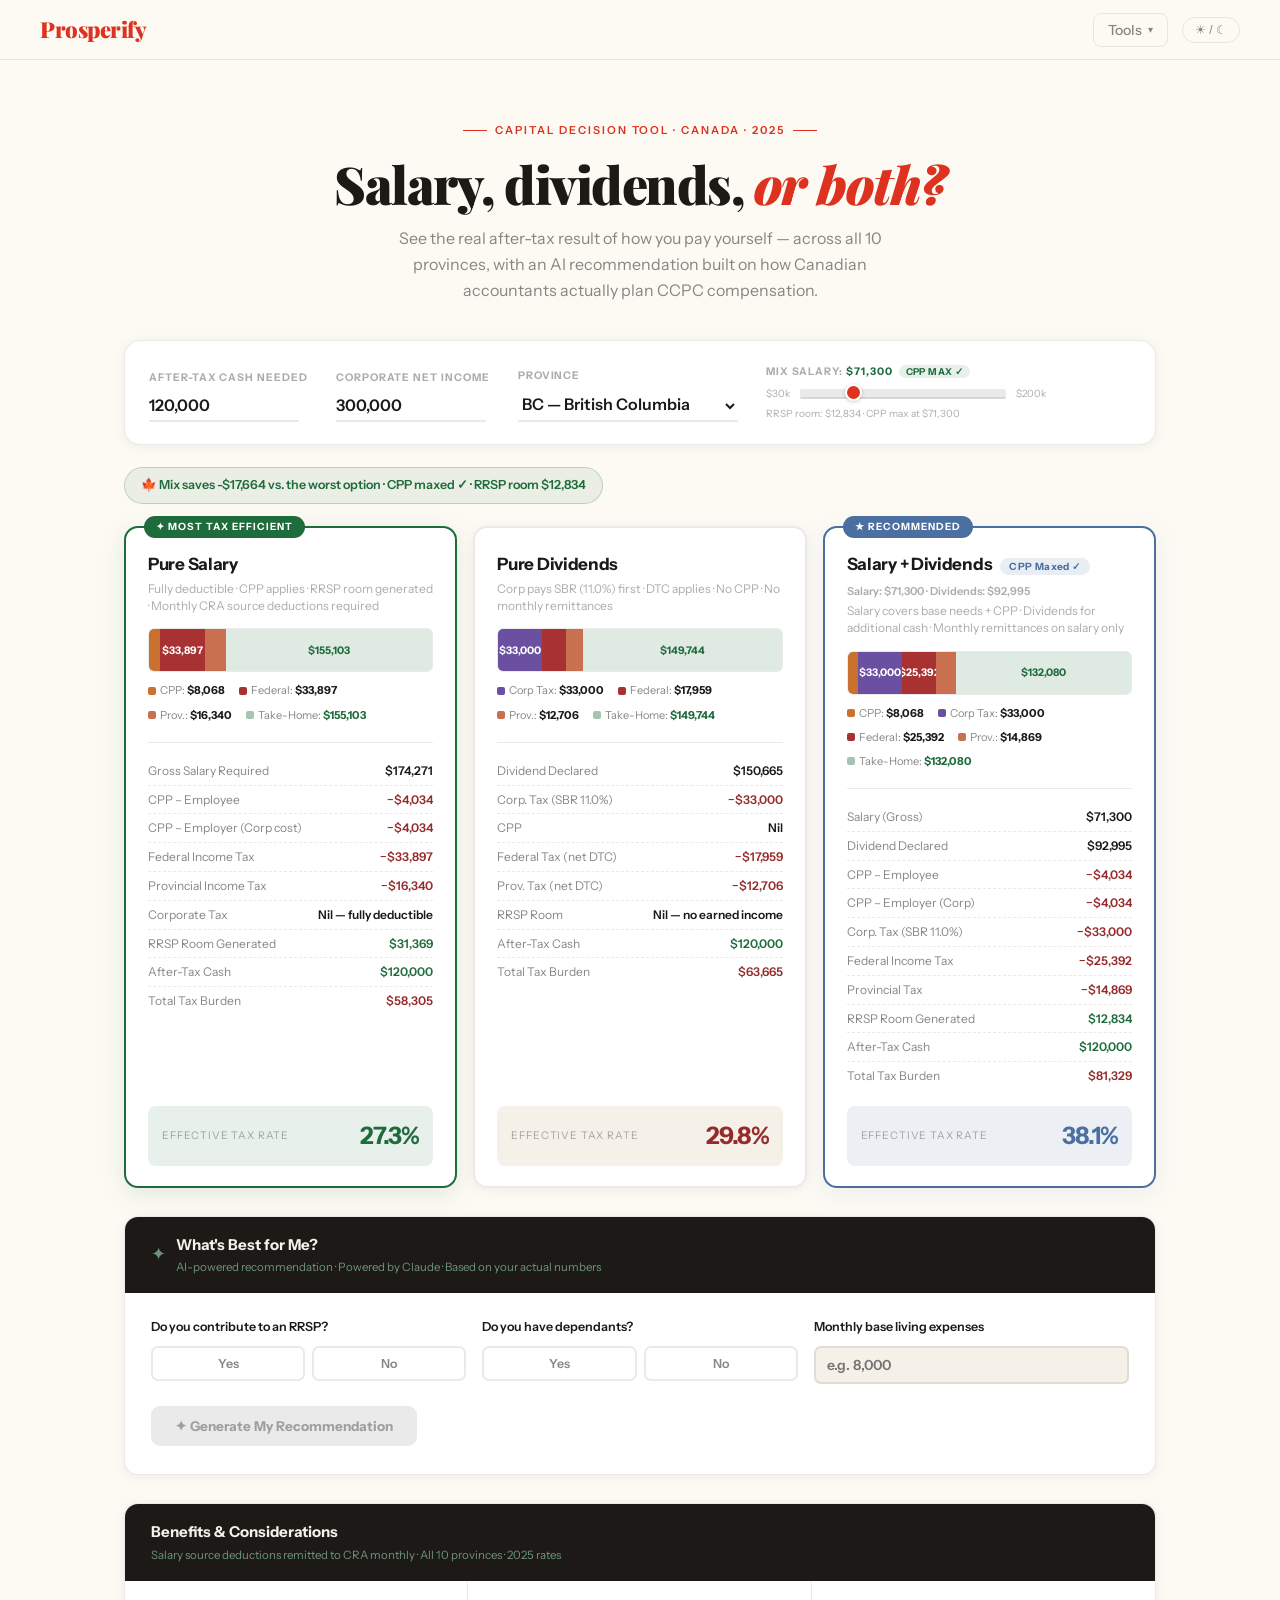
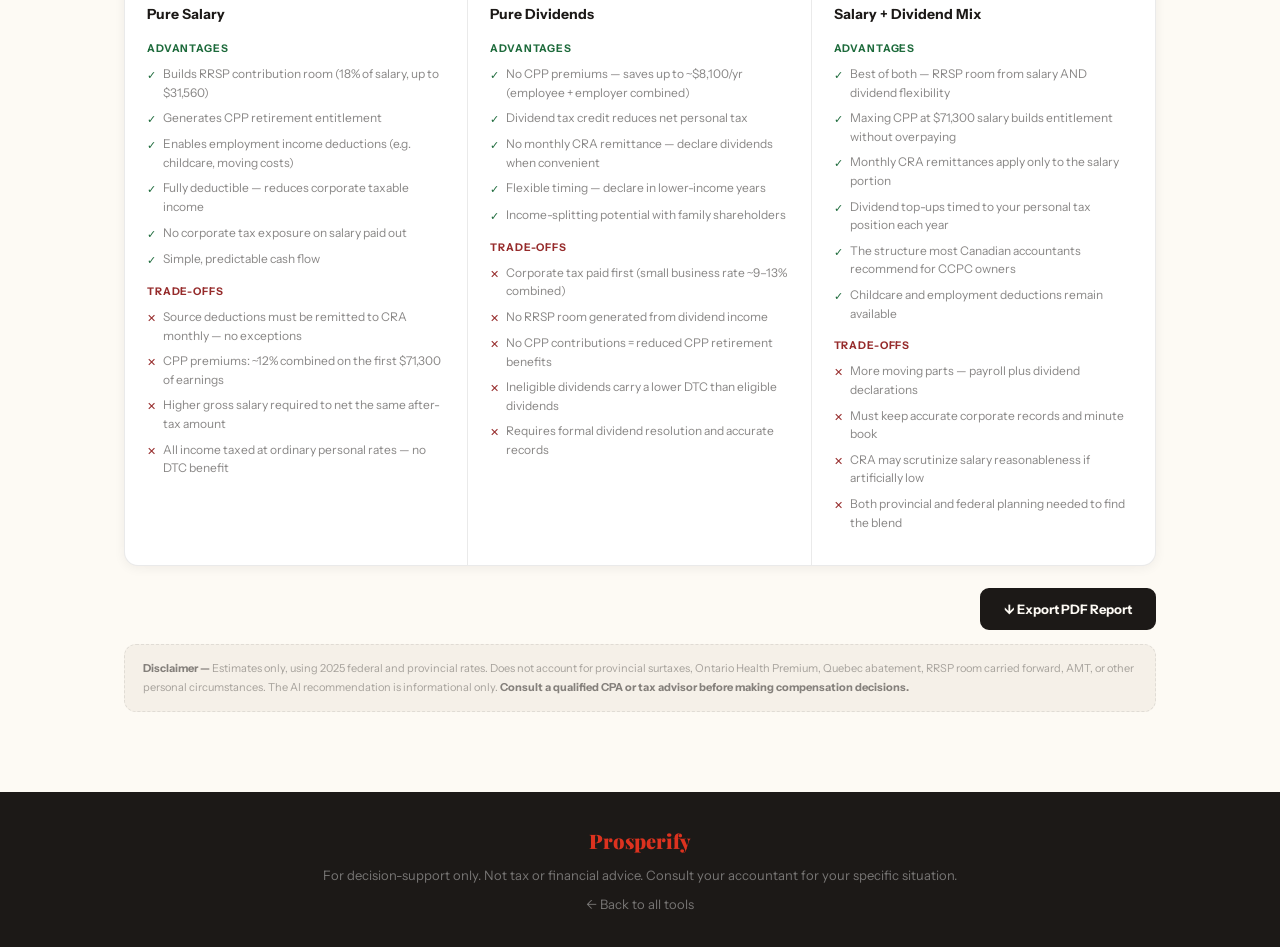
<file: prosperify-dividend-salary.html>
<!DOCTYPE html>
<html lang="en" data-theme="light">
<head>
<meta charset="UTF-8">
<meta name="viewport" content="width=device-width, initial-scale=1.0">
<title>Dividend vs. Salary Calculator — Prosperify</title>
<link rel="preconnect" href="https://fonts.googleapis.com">
<link rel="preconnect" href="https://fonts.gstatic.com" crossorigin>
<link href="https://fonts.googleapis.com/css2?family=Playfair+Display:ital,wght@0,700;0,900;1,700&family=Instrument+Sans:ital,wght@0,400;0,500;0,600;1,400&display=swap" rel="stylesheet">
<link rel="stylesheet" href="prosperify-theme.css">
<style>
/* ── Page-specific styles (everything shared lives in prosperify-theme.css) ── */
.container{max-width:1080px;margin:0 auto;padding:0 24px 80px}

/* Inputs bar */
.inputs-bar{
  background:var(--bg-card);border:1px solid var(--border);border-radius:16px;
  padding:22px 24px;margin-bottom:22px;display:flex;gap:28px;flex-wrap:wrap;align-items:flex-end;
  box-shadow:var(--shadow-sm);
}
.inp-field{display:flex;flex-direction:column}
.inp-label{font-size:10.5px;font-weight:700;color:var(--ink-soft);text-transform:uppercase;letter-spacing:.09em;margin-bottom:6px}
.inp-field input,.inp-field select{
  font-family:'Instrument Sans',sans-serif;font-size:16px;font-weight:600;color:var(--ink);
  background:transparent;border:none;border-bottom:2px solid var(--border);
  padding:3px 0 5px;outline:none;transition:border-color .2s;
}
.inp-field input{width:150px}
.inp-field select{width:220px;cursor:pointer}
.inp-field input:focus,.inp-field select:focus{border-bottom-color:var(--red)}
.mix-field{min-width:280px}
.mix-row{display:flex;align-items:center;gap:10px}
.mix-row span{font-size:10px;color:var(--ink-soft);white-space:nowrap}
input[type=range]{-webkit-appearance:none;appearance:none;height:4px;border-radius:2px;background:var(--ink-faint);cursor:pointer;width:100%}
input[type=range]::-webkit-slider-thumb{-webkit-appearance:none;width:17px;height:17px;border-radius:50%;background:var(--red);border:2px solid var(--bg-card);box-shadow:0 1px 4px rgba(0,0,0,0.2)}
input[type=range]::-moz-range-thumb{width:17px;height:17px;border-radius:50%;background:var(--red);border:2px solid var(--bg-card)}
.mix-note{font-size:10px;color:var(--ink-soft);margin-top:3px}
.cpp-max-pill{margin-left:6px;font-size:9.5px;background:rgba(30,107,60,.1);color:var(--green);padding:1px 7px;border-radius:10px;font-weight:700;letter-spacing:.04em}

/* Summary pill */
.summary-pill{
  display:inline-flex;align-items:center;gap:7px;background:rgba(30,107,60,.08);
  border:1px solid rgba(30,107,60,.22);border-radius:20px;padding:7px 16px;margin-bottom:22px;
  font-size:12.5px;font-weight:600;color:var(--green);
}

/* Cards row */
.cards-row{display:grid;grid-template-columns:1fr 1fr 1fr;gap:16px;align-items:stretch}
.dvs-card{
  background:var(--bg-card);border-radius:14px;padding:22px 22px 20px;
  border:2px solid var(--border);box-shadow:var(--shadow-sm);position:relative;
  display:flex;flex-direction:column;
}
.dvs-card.winner{border-color:var(--green);box-shadow:0 6px 24px rgba(30,107,66,0.13)}
.dvs-card.mix{border-color:var(--blue);box-shadow:0 6px 24px rgba(74,111,160,0.09)}
.dvs-card.winner.mix{border-color:var(--green)}
.card-flag{position:absolute;top:-12px;left:18px;color:#fff;font-size:10px;font-weight:700;letter-spacing:.1em;padding:3px 12px;border-radius:20px;text-transform:uppercase}
.card-flag.win{background:var(--green)}
.card-flag.rec{background:var(--blue)}
.dvs-title{font-size:17px;font-weight:700;color:var(--ink);letter-spacing:-.3px}
.dvs-tag{font-size:10px;font-weight:700;padding:2px 9px;border-radius:12px;letter-spacing:.04em;margin-left:8px}
.dvs-tag.mix{background:rgba(74,111,160,.12);color:var(--blue)}
.dvs-badge{margin-top:4px;font-size:11px;font-weight:600;color:var(--ink-soft)}
.dvs-sub{font-size:12px;color:var(--ink-soft);margin-top:3px;line-height:1.4}

/* Stacked bar */
.bar-wrap{margin-top:14px}
.bar{display:flex;height:44px;border-radius:6px;overflow:hidden;border:1px solid var(--border)}
.bar-seg{display:flex;align-items:center;justify-content:center;overflow:hidden;transition:width .6s var(--ease-spring)}
.bar-seg span{color:#fff;font-size:10.5px;font-weight:700;padding:0 5px;white-space:nowrap}
.bar-takehome{flex:1;background:rgba(30,107,60,.14);display:flex;align-items:center;justify-content:center;min-width:4px}
.bar-takehome span{color:var(--green);font-size:10.5px;font-weight:700;white-space:nowrap;padding:0 6px}
.legend{display:flex;flex-wrap:wrap;gap:6px 14px;margin-top:9px}
.legend-item{display:flex;align-items:center;gap:4px}
.legend-dot{width:8px;height:8px;border-radius:2px;flex-shrink:0}
.legend-item span{font-size:11px;color:var(--ink-mid)}
.legend-item strong{color:var(--ink)}

/* Rows */
.dvs-rows{margin-top:18px;border-top:1px solid var(--border);padding-top:14px;flex:1}
.dvs-row{display:flex;justify-content:space-between;align-items:baseline;padding:4px 0;border-bottom:1px dashed var(--border);gap:8px}
.dvs-row:last-child{border-bottom:none}
.dvs-row .lbl{font-size:12px;color:var(--ink-mid);flex-shrink:0}
.dvs-row .val{font-size:12px;font-weight:600;color:var(--ink);text-align:right}
.dvs-row .val.green{color:var(--green)}
.dvs-row .val.red{color:#962B2B}
[data-theme="dark"] .dvs-row .val.red{color:#FF9B85}

/* Effective rate */
.eff-rate{margin-top:16px;border-radius:8px;padding:10px 14px;display:flex;justify-content:space-between;align-items:center;background:var(--bg-alt)}
.eff-rate.winner{background:rgba(30,107,60,.1)}
.eff-rate.mix{background:rgba(74,111,160,.1)}
.eff-rate .er-lbl{font-size:10.5px;color:var(--ink-soft);text-transform:uppercase;letter-spacing:.08em}
.eff-rate .er-val{font-size:24px;font-weight:800;letter-spacing:-1px;color:#962B2B}
.eff-rate.winner .er-val{color:var(--green)}
.eff-rate.mix .er-val{color:var(--blue)}

/* AI + ProCon panels */
.panel{margin-top:28px;background:var(--bg-card);border:1px solid var(--border);border-radius:14px;overflow:hidden;box-shadow:var(--shadow-sm)}
.panel-head{background:var(--ink);padding:16px 26px;display:flex;align-items:center;gap:10px}
[data-theme="dark"] .panel-head{background:#000}
.panel-head .ph-ico{font-size:18px;color:#6D9478}
.panel-head .ph-title{font-size:15px;font-weight:700;color:#F4F1EB}
.panel-head .ph-sub{font-size:11.5px;color:#6D9478;margin-top:1px}
.panel-body{padding:24px 26px 28px}

.qual-grid{display:grid;grid-template-columns:1fr 1fr 1fr;gap:16px;margin-bottom:22px}
.qual-q{font-size:12.5px;font-weight:600;color:var(--ink);margin-bottom:8px}
.qual-btns{display:flex;gap:7px}
.qual-btn{flex:1;padding:8px 0;border-radius:7px;border:2px solid var(--border);cursor:pointer;font-family:'Instrument Sans',sans-serif;font-size:12.5px;font-weight:600;background:var(--bg-card);color:var(--ink-mid);transition:all .15s}
.qual-btn.on{border-color:var(--green);background:rgba(30,107,60,.08);color:var(--green)}
.qual-input{width:100%;font-family:'Instrument Sans',sans-serif;font-size:14px;font-weight:600;color:var(--ink);background:var(--bg-alt);border:2px solid var(--border);border-radius:7px;padding:8px 11px;outline:none;transition:border-color .15s}
.qual-input:focus{border-color:var(--green)}
.gen-btn{display:inline-flex;align-items:center;gap:9px;padding:12px 24px;border-radius:9px;border:none;cursor:pointer;background:var(--green);color:#fff;font-family:'Instrument Sans',sans-serif;font-size:13.5px;font-weight:700;transition:all .2s}
.gen-btn:disabled{background:var(--ink-faint);color:var(--ink-soft);cursor:not-allowed}
.gen-btn:not(:disabled):hover{box-shadow:0 4px 14px rgba(30,107,66,0.28)}
.ai-result{background:var(--bg-alt);border:1.5px solid rgba(30,107,60,.25);border-radius:10px;padding:22px 24px}
.ai-h{font-size:13.5px;font-weight:700;color:var(--ink);margin-top:16px;margin-bottom:5px}
.ai-h:first-child{margin-top:0}
.ai-p{font-size:13px;color:var(--ink-mid);line-height:1.65;margin-bottom:3px}
.ai-li{display:flex;gap:7px;margin-bottom:5px;align-items:flex-start}
.ai-li .b{color:var(--green);flex-shrink:0;margin-top:2px;font-size:12px}
.ai-li span{font-size:13px;color:var(--ink-mid);line-height:1.6}
.spinner{width:15px;height:15px;border:2px solid rgba(255,255,255,0.35);border-top-color:#fff;border-radius:50%;animation:spin .8s linear infinite}
@keyframes spin{to{transform:rotate(360deg)}}
.skeleton{height:12px;background:var(--ink-faint);border-radius:4px;margin-bottom:9px;animation:pulse 1.5s ease-in-out infinite}
@keyframes pulse{0%,100%{opacity:1}50%{opacity:.4}}

.procon-grid{display:grid;grid-template-columns:1fr 1fr 1fr}
.procon-col{padding:22px 22px 26px;border-right:1px solid var(--border)}
.procon-col:last-child{border-right:none}
.procon-col h4{font-size:14px;font-weight:700;color:var(--ink);margin-bottom:14px}
.pc-sub{font-size:10.5px;font-weight:700;letter-spacing:.08em;text-transform:uppercase;margin:14px 0 8px}
.pc-sub.pro{color:var(--green)}
.pc-sub.con{color:#962B2B}
.pc-item{display:flex;gap:7px;margin-bottom:7px;align-items:flex-start}
.pc-item .ic{flex-shrink:0;font-size:11px;margin-top:2px}
.pc-item span{font-size:12px;color:var(--ink-mid);line-height:1.55}

.export-row{margin-top:22px;display:flex;justify-content:flex-end}
.export-btn{display:flex;align-items:center;gap:8px;padding:11px 22px;border-radius:9px;border:2px solid var(--ink);background:var(--ink);color:var(--bg);font-family:'Instrument Sans',sans-serif;font-size:13px;font-weight:700;cursor:pointer;transition:opacity .2s}
.export-btn:hover{opacity:.88}

.disclaimer{margin-top:14px;padding:14px 18px;background:var(--bg-alt);border:1px dashed var(--border);border-radius:12px;font-size:11px;color:var(--ink-soft);line-height:1.7}
.disclaimer strong{color:var(--ink-mid)}

@media(max-width:900px){
  .cards-row{grid-template-columns:1fr}
  .procon-grid{grid-template-columns:1fr}
  .procon-col{border-right:none;border-bottom:1px solid var(--border)}
  .qual-grid{grid-template-columns:1fr}
}
</style>
</head>
<body>

<!-- SHARED NAV (rendered by prosperify-tools.js) -->
<nav id="prosperify-nav"></nav>

<!-- PAGE HEADER -->
<div class="page-header">
  <div class="page-eyebrow">Capital Decision Tool · Canada · 2025</div>
  <h1>Salary, dividends, <em>or both?</em></h1>
  <p class="page-sub">See the real after-tax result of how you pay yourself — across all 10 provinces, with an AI recommendation built on how Canadian accountants actually plan CCPC compensation.</p>
</div>

<!-- MAIN -->
<div class="container" id="app"></div>

<!-- FOOTER -->
<footer class="prosperify-footer">
  <div class="footer-brand">Prosperify</div>
  <p>For decision-support only. Not tax or financial advice. Consult your accountant for your specific situation.</p>
  <p style="margin-top:8px"><a href="index.html">← Back to all tools</a></p>
</footer>

<script src="prosperify-tools.js"></script>
<script>
/* ============================================================================
   PROSPERIFY — DIVIDEND vs SALARY CALCULATOR
   Tax engine ported verbatim from the React v6 build. 2025 CA rates.
   ============================================================================ */

// ─── 2025 CANADA TAX CONSTANTS ──────────────────────────────────────────────
const CA_FED_BRACKETS = [
  { min:0,       max:57375,    rate:0.15  },
  { min:57375,   max:114750,   rate:0.205 },
  { min:114750,  max:158519,   rate:0.26  },
  { min:158519,  max:220000,   rate:0.29  },
  { min:220000,  max:Infinity, rate:0.33  },
];
const CA_BPA = 16129;
const CPP_EXEMPT = 3500, CPP_MAX = 71300, CPP_RATE = 0.0595;
const RRSP_LIMIT = 31560;

const PROVINCES = {
  BC:{ label:"British Columbia", bpa:11981, corpProvSBR:0.02, ineligDTC_fed:0.090301, ineligDTC_prov:0.020, grossUp:1.15, brackets:[{min:0,max:45654,rate:0.0506},{min:45654,max:91310,rate:0.077},{min:91310,max:104835,rate:0.105},{min:104835,max:127299,rate:0.1229},{min:127299,max:172602,rate:0.147},{min:172602,max:240716,rate:0.168},{min:240716,max:Infinity,rate:0.205}]},
  AB:{ label:"Alberta",          bpa:21003, corpProvSBR:0.02, ineligDTC_fed:0.090301, ineligDTC_prov:0.020, grossUp:1.15, brackets:[{min:0,max:148269,rate:0.10},{min:148269,max:177922,rate:0.12},{min:177922,max:237230,rate:0.13},{min:237230,max:355845,rate:0.14},{min:355845,max:Infinity,rate:0.15}]},
  ON:{ label:"Ontario",          bpa:11865, corpProvSBR:0.032,ineligDTC_fed:0.090301, ineligDTC_prov:0.029, grossUp:1.15, brackets:[{min:0,max:51446,rate:0.0505},{min:51446,max:102894,rate:0.0915},{min:102894,max:150000,rate:0.1116},{min:150000,max:220000,rate:0.1216},{min:220000,max:Infinity,rate:0.1316}]},
  QC:{ label:"Quebec",           bpa:17183, corpProvSBR:0.037,ineligDTC_fed:0.090301, ineligDTC_prov:0.0491,grossUp:1.15, brackets:[{min:0,max:53255,rate:0.14},{min:53255,max:106495,rate:0.19},{min:106495,max:129590,rate:0.24},{min:129590,max:Infinity,rate:0.2575}]},
  SK:{ label:"Saskatchewan",     bpa:17661, corpProvSBR:0.02, ineligDTC_fed:0.090301, ineligDTC_prov:0.030, grossUp:1.15, brackets:[{min:0,max:49720,rate:0.105},{min:49720,max:142058,rate:0.125},{min:142058,max:Infinity,rate:0.145}]},
  MB:{ label:"Manitoba",         bpa:15780, corpProvSBR:0.00, ineligDTC_fed:0.090301, ineligDTC_prov:0.010, grossUp:1.15, brackets:[{min:0,max:47000,rate:0.108},{min:47000,max:100000,rate:0.1275},{min:100000,max:Infinity,rate:0.174}]},
  NS:{ label:"Nova Scotia",      bpa:8481,  corpProvSBR:0.025,ineligDTC_fed:0.090301, ineligDTC_prov:0.0167,grossUp:1.15, brackets:[{min:0,max:29590,rate:0.0879},{min:29590,max:59180,rate:0.1495},{min:59180,max:93000,rate:0.1667},{min:93000,max:150000,rate:0.175},{min:150000,max:Infinity,rate:0.21}]},
  NB:{ label:"New Brunswick",    bpa:12458, corpProvSBR:0.025,ineligDTC_fed:0.090301, ineligDTC_prov:0.020, grossUp:1.15, brackets:[{min:0,max:47715,rate:0.094},{min:47715,max:95431,rate:0.14},{min:95431,max:176756,rate:0.16},{min:176756,max:Infinity,rate:0.195}]},
  PE:{ label:"PEI",              bpa:12000, corpProvSBR:0.01, ineligDTC_fed:0.090301, ineligDTC_prov:0.0065,grossUp:1.15, brackets:[{min:0,max:32656,rate:0.096},{min:32656,max:64313,rate:0.1337},{min:64313,max:105000,rate:0.1657},{min:105000,max:140000,rate:0.18},{min:140000,max:Infinity,rate:0.187}]},
  NL:{ label:"Newfoundland",     bpa:10818, corpProvSBR:0.03, ineligDTC_fed:0.090301, ineligDTC_prov:0.030, grossUp:1.15, brackets:[{min:0,max:43198,rate:0.087},{min:43198,max:86395,rate:0.145},{min:86395,max:154244,rate:0.158},{min:154244,max:215943,rate:0.178},{min:215943,max:275870,rate:0.198},{min:275870,max:551739,rate:0.208},{min:551739,max:Infinity,rate:0.218}]},
};

// ─── TAX ENGINE ─────────────────────────────────────────────────────────────
function bTax(inc, brackets){
  let t=0;
  for(const b of brackets){ if(inc<=b.min) break; t+=(Math.min(inc,b.max)-b.min)*b.rate; }
  return Math.max(0,t);
}
function cpp(s){ return s<=CPP_EXEMPT?0:Math.min(s-CPP_EXEMPT,CPP_MAX-CPP_EXEMPT)*CPP_RATE; }
function solve(fn,target){
  let lo=target*0.3,hi=target*6,x=target*1.3;
  for(let i=0;i<150;i++){ x=(lo+hi)/2; const r=fn(x); if(Math.abs(r-target)<0.25)break; r<target?(lo=x):(hi=x); }
  return x;
}
function personalTaxCA(income,prov){
  const p=PROVINCES[prov];
  const fed=Math.max(0,bTax(income,CA_FED_BRACKETS)-CA_BPA*0.15);
  const prv=Math.max(0,bTax(income,p.brackets)-p.bpa*p.brackets[0].rate);
  return{fed,prv};
}
function calcSalary(target,prov){
  const gross=solve(g=>{ const ee=cpp(g); const{fed,prv}=personalTaxCA(g,prov); return g-ee-fed-prv; },target);
  const ee=cpp(gross),er=cpp(gross),{fed,prv}=personalTaxCA(gross,prov);
  return{gross,cppEE:ee,cppER:er,fedTax:fed,provTax:prv,corpTax:0,
    afterTax:gross-ee-fed-prv,totalTax:ee+er+fed+prv,totalCost:gross+er,
    rrspRoom:Math.min(gross*0.18,RRSP_LIMIT)};
}
function calcDividend(target,prov,corpInc){
  const p=PROVINCES[prov];
  const corpRate=0.09+p.corpProvSBR;
  const corpTax=Math.min(corpInc,500000)*corpRate;
  const div=solve(d=>{
    const gu=d*p.grossUp;
    const fed=Math.max(0,bTax(gu,CA_FED_BRACKETS)-CA_BPA*0.15-gu*p.ineligDTC_fed);
    const prv=Math.max(0,bTax(gu,p.brackets)-p.bpa*p.brackets[0].rate-gu*p.ineligDTC_prov);
    return d-fed-prv;
  },target);
  const gu=div*p.grossUp;
  const fed=Math.max(0,bTax(gu,CA_FED_BRACKETS)-CA_BPA*0.15-gu*p.ineligDTC_fed);
  const prv=Math.max(0,bTax(gu,p.brackets)-p.bpa*p.brackets[0].rate-gu*p.ineligDTC_prov);
  return{gross:div,cppEE:0,cppER:0,fedTax:fed,provTax:prv,corpTax,
    afterTax:div-fed-prv,totalTax:fed+prv+corpTax,totalCost:div+corpTax,rrspRoom:0};
}
function calcMix(target,prov,corpInc,salaryGross){
  const p=PROVINCES[prov];
  const corpRate=0.09+p.corpProvSBR;
  const corpTax=Math.min(corpInc,500000)*corpRate;
  const cppEE=cpp(salaryGross),cppER=cpp(salaryGross);
  const{fed:salFed,prv:salPrv}=personalTaxCA(salaryGross,prov);
  const salAfterTax=salaryGross-cppEE-salFed-salPrv;
  const remainingNeeded=Math.max(0,target-salAfterTax);
  let divFed=0,divPrv=0,div=0;
  if(remainingNeeded>0){
    div=solve(d=>{
      const gu=salaryGross+d*p.grossUp;
      const totalFed=Math.max(0,bTax(gu,CA_FED_BRACKETS)-CA_BPA*0.15-d*p.grossUp*p.ineligDTC_fed);
      const totalPrv=Math.max(0,bTax(gu,p.brackets)-p.bpa*p.brackets[0].rate-d*p.grossUp*p.ineligDTC_prov);
      return d-Math.max(0,totalFed-salFed)-Math.max(0,totalPrv-salPrv);
    },remainingNeeded);
    const gu=salaryGross+div*p.grossUp;
    const tFed=Math.max(0,bTax(gu,CA_FED_BRACKETS)-CA_BPA*0.15-div*p.grossUp*p.ineligDTC_fed);
    const tPrv=Math.max(0,bTax(gu,p.brackets)-p.bpa*p.brackets[0].rate-div*p.grossUp*p.ineligDTC_prov);
    divFed=Math.max(0,tFed-salFed); divPrv=Math.max(0,tPrv-salPrv);
  }
  const totalFedTax=salFed+divFed,totalProvTax=salPrv+divPrv;
  const totalTax=cppEE+cppER+totalFedTax+totalProvTax+corpTax;
  const afterTax=(salaryGross-cppEE-salFed-salPrv)+(div-divFed-divPrv);
  return{gross:salaryGross+div,salaryAmount:salaryGross,divAmount:div,
    cppEE,cppER,fedTax:totalFedTax,provTax:totalProvTax,corpTax,
    afterTax,totalTax,totalCost:salaryGross+cppER+div+corpTax,
    rrspRoom:Math.min(salaryGross*0.18,RRSP_LIMIT),cppMaxed:salaryGross>=CPP_MAX};
}

// ─── FORMAT ─────────────────────────────────────────────────────────────────
const fCAD=v=>new Intl.NumberFormat("en-CA",{style:"currency",currency:"CAD",maximumFractionDigits:0}).format(v||0);
const pct=v=>`${(v*100).toFixed(1)}%`;
const parseNum=s=>parseFloat(String(s).replace(/[,$]/g,""))||0;
const C={corpTax:"#6B4FA0",cpp:"#C97230",fedTax:"#A83232",provTax:"#C87050"};

// ─── STATE ──────────────────────────────────────────────────────────────────
let state={province:"BC",cashRaw:"120,000",corpRaw:"300,000",mixSalaryRaw:String(CPP_MAX),aiResult:""};
let qual={hasRRSP:"",hasDeps:"",monthly:""};

function compute(){
  const afterTax=parseNum(state.cashRaw);
  const corpInc=parseNum(state.corpRaw);
  const mixSalary=Math.max(1,parseNum(state.mixSalaryRaw));
  const caS=calcSalary(afterTax,state.province);
  const caD=calcDividend(afterTax,state.province,corpInc);
  const caM=calcMix(afterTax,state.province,corpInc,mixSalary);
  return {afterTax,corpInc,mixSalary,caS,caD,caM};
}

// ─── STACKED BAR ──────────────────────────────────────────────────────────────
function barHTML(segs,maxVal){
  const total=segs.reduce((s,g)=>s+g.v,0);
  const takeHome=maxVal-total;
  const segHTML=segs.map((s,i)=>`<div class="bar-seg" style="width:${(s.v/maxVal)*100}%;background:${s.color};transition-delay:${i*60}ms">${s.v/maxVal>0.09?`<span>${fCAD(s.v)}</span>`:""}</div>`).join("");
  const legend=segs.map(s=>`<div class="legend-item"><div class="legend-dot" style="background:${s.color}"></div><span>${s.label}: <strong>${fCAD(s.v)}</strong></span></div>`).join("");
  return `<div class="bar-wrap">
    <div class="bar">${segHTML}<div class="bar-takehome">${takeHome/maxVal>0.05?`<span>${fCAD(takeHome)}</span>`:""}</div></div>
    <div class="legend">${legend}<div class="legend-item"><div class="legend-dot" style="background:rgba(30,107,60,.4)"></div><span>Take-Home: <strong style="color:var(--green)">${fCAD(takeHome)}</strong></span></div></div>
  </div>`;
}

// ─── CARD ─────────────────────────────────────────────────────────────────────
function cardHTML({title,tag,badge,sub,segs,maxVal,rows,isWinner,isMix}){
  const total=segs.reduce((s,g)=>s+g.v,0);
  const cls=`dvs-card${isWinner?" winner":""}${isMix?" mix":""}`;
  let flag="";
  if(isWinner) flag=`<div class="card-flag win">✦ Most Tax Efficient</div>`;
  else if(isMix) flag=`<div class="card-flag rec">★ Recommended</div>`;
  const effCls=isWinner?"winner":(isMix?"mix":"");
  const rowsHTML=rows.map(r=>`<div class="dvs-row"><span class="lbl">${r.label}</span><span class="val${r.green?" green":""}${r.red?" red":""}">${r.val}</span></div>`).join("");
  return `<div class="${cls}">
    ${flag}
    <div>
      <div><span class="dvs-title">${title}</span>${tag?`<span class="dvs-tag mix">${tag}</span>`:""}</div>
      ${badge?`<div class="dvs-badge">${badge}</div>`:""}
      <div class="dvs-sub">${sub}</div>
    </div>
    ${barHTML(segs,maxVal)}
    <div class="dvs-rows">${rowsHTML}</div>
    <div class="eff-rate ${effCls}"><span class="er-lbl">Effective Tax Rate</span><span class="er-val">${pct(total/maxVal)}</span></div>
  </div>`;
}

// ─── RENDER ─────────────────────────────────────────────────────────────────
function render(){
  const {afterTax,corpInc,mixSalary,caS,caD,caM}=compute();
  const p=PROVINCES[state.province];
  const sbr=pct(0.09+(p.corpProvSBR||0.02));
  const minTax=Math.min(caS.totalTax,caD.totalTax,caM.totalTax);
  const maxBar=Math.max(caS.totalCost,caD.totalCost,caM.totalCost)*1.06;

  const salSegs=[{label:"CPP",v:caS.cppEE+caS.cppER,color:C.cpp},{label:"Federal",v:caS.fedTax,color:C.fedTax},{label:"Prov.",v:caS.provTax,color:C.provTax}].filter(s=>s.v>0);
  const divSegs=[{label:"Corp Tax",v:caD.corpTax,color:C.corpTax},{label:"Federal",v:caD.fedTax,color:C.fedTax},{label:"Prov.",v:caD.provTax,color:C.provTax}].filter(s=>s.v>0);
  const mixSegs=[{label:"CPP",v:caM.cppEE+caM.cppER,color:C.cpp},{label:"Corp Tax",v:caM.corpTax,color:C.corpTax},{label:"Federal",v:caM.fedTax,color:C.fedTax},{label:"Prov.",v:caM.provTax,color:C.provTax}].filter(s=>s.v>0);

  const saved=Math.max(caS.totalTax,caD.totalTax)-caM.totalTax;

  document.getElementById("app").innerHTML = `
    <!-- INPUTS -->
    <div class="inputs-bar">
      <div class="inp-field">
        <div class="inp-label">After-Tax Cash Needed</div>
        <input id="cashInput" value="${state.cashRaw}">
      </div>
      <div class="inp-field">
        <div class="inp-label">Corporate Net Income</div>
        <input id="corpInput" value="${state.corpRaw}">
      </div>
      <div class="inp-field">
        <div class="inp-label">Province</div>
        <select id="provInput">
          ${Object.entries(PROVINCES).map(([k,v])=>`<option value="${k}"${state.province===k?" selected":""}>${k} — ${v.label}</option>`).join("")}
        </select>
      </div>
      <div class="inp-field mix-field">
        <div class="inp-label">Mix Salary: <span style="color:var(--green)">${fCAD(mixSalary)}</span>${mixSalary>=CPP_MAX?`<span class="cpp-max-pill">CPP MAX ✓</span>`:""}</div>
        <div class="mix-row">
          <span>$30k</span>
          <input type="range" id="mixInput" min="30000" max="200000" step="1000" value="${Math.min(mixSalary,200000)}">
          <span>$200k</span>
        </div>
        <div class="mix-note">RRSP room: ${fCAD(caM.rrspRoom)} · CPP max at ${fCAD(CPP_MAX)}</div>
      </div>
    </div>

    <!-- SUMMARY PILL -->
    <div class="summary-pill">🍁 Mix saves ${fCAD(saved)} vs. the worst option · ${caM.cppMaxed?`CPP maxed ✓ · RRSP room ${fCAD(caM.rrspRoom)}`:`Increase salary to ${fCAD(CPP_MAX)} to max CPP`}</div>

    <!-- CARDS -->
    <div class="cards-row">
      ${cardHTML({title:"Pure Salary",sub:"Fully deductible · CPP applies · RRSP room generated · Monthly CRA source deductions required",
        segs:salSegs,maxVal:maxBar,isWinner:caS.totalTax===minTax&&caS.totalTax<caM.totalTax,
        rows:[{label:"Gross Salary Required",val:fCAD(caS.gross)},{label:"CPP – Employee",val:`−${fCAD(caS.cppEE)}`,red:1},{label:"CPP – Employer (Corp cost)",val:`−${fCAD(caS.cppER)}`,red:1},{label:"Federal Income Tax",val:`−${fCAD(caS.fedTax)}`,red:1},{label:"Provincial Income Tax",val:`−${fCAD(caS.provTax)}`,red:1},{label:"Corporate Tax",val:"Nil — fully deductible"},{label:"RRSP Room Generated",val:fCAD(caS.rrspRoom),green:1},{label:"After-Tax Cash",val:fCAD(caS.afterTax),green:1},{label:"Total Tax Burden",val:fCAD(caS.totalTax),red:1}]})}

      ${cardHTML({title:"Pure Dividends",sub:`Corp pays SBR (${sbr}) first · DTC applies · No CPP · No monthly remittances`,
        segs:divSegs,maxVal:maxBar,isWinner:caD.totalTax===minTax&&caD.totalTax<caM.totalTax,
        rows:[{label:"Dividend Declared",val:fCAD(caD.gross)},{label:`Corp. Tax (SBR ${sbr})`,val:`−${fCAD(caD.corpTax)}`,red:1},{label:"CPP",val:"Nil"},{label:"Federal Tax (net DTC)",val:`−${fCAD(caD.fedTax)}`,red:1},{label:"Prov. Tax (net DTC)",val:`−${fCAD(caD.provTax)}`,red:1},{label:"RRSP Room",val:"Nil — no earned income"},{label:"After-Tax Cash",val:fCAD(caD.afterTax),green:1},{label:"Total Tax Burden",val:fCAD(caD.totalTax),red:1}]})}

      ${cardHTML({title:"Salary + Dividends",isMix:true,tag:caM.cppMaxed?"CPP Maxed ✓":"CPP not maxed",
        badge:`Salary: ${fCAD(caM.salaryAmount)} · Dividends: ${fCAD(caM.divAmount)}`,
        sub:"Salary covers base needs + CPP · Dividends for additional cash · Monthly remittances on salary only",
        segs:mixSegs,maxVal:maxBar,isWinner:caM.totalTax===minTax,
        rows:[{label:"Salary (Gross)",val:fCAD(caM.salaryAmount)},{label:"Dividend Declared",val:fCAD(caM.divAmount)},{label:"CPP – Employee",val:`−${fCAD(caM.cppEE)}`,red:1},{label:"CPP – Employer (Corp)",val:`−${fCAD(caM.cppER)}`,red:1},{label:`Corp. Tax (SBR ${sbr})`,val:`−${fCAD(caM.corpTax)}`,red:1},{label:"Federal Income Tax",val:`−${fCAD(caM.fedTax)}`,red:1},{label:"Provincial Tax",val:`−${fCAD(caM.provTax)}`,red:1},{label:"RRSP Room Generated",val:fCAD(caM.rrspRoom),green:1},{label:"After-Tax Cash",val:fCAD(caM.afterTax),green:1},{label:"Total Tax Burden",val:fCAD(caM.totalTax),red:1}]})}
    </div>

    <!-- AI PANEL -->
    <div class="panel">
      <div class="panel-head"><span class="ph-ico">✦</span><div><div class="ph-title">What's Best for Me?</div><div class="ph-sub">AI-powered recommendation · Powered by Claude · Based on your actual numbers</div></div></div>
      <div class="panel-body" id="aiBody">${aiPanelInner()}</div>
    </div>

    <!-- PROS/CONS -->
    ${proConHTML(sbr)}

    <!-- EXPORT -->
    <div class="export-row"><button class="export-btn" id="exportBtn">↓ Export PDF Report</button></div>

    <!-- DISCLAIMER -->
    <div class="disclaimer"><strong>Disclaimer —</strong> Estimates only, using 2025 federal and provincial rates. Does not account for provincial surtaxes, Ontario Health Premium, Quebec abatement, RRSP room carried forward, AMT, or other personal circumstances. The AI recommendation is informational only. <strong>Consult a qualified CPA or tax advisor before making compensation decisions.</strong></div>
  `;

  wireInputs();
}

// ─── AI PANEL INNER (re-rendered separately so we don't lose form state) ──────
let aiLoading=false, aiError="";
function aiPanelInner(){
  if(state.aiResult){
    return `<div class="ai-result">${renderAI(state.aiResult)}</div>
      <button class="qual-btn" style="margin-top:10px;max-width:140px;border-color:var(--border);color:var(--ink-soft)" id="aiRegen">↺ Regenerate</button>`;
  }
  if(aiLoading){
    return `<div style="padding:4px 0">${[100,80,93,65,85].map((w,i)=>`<div class="skeleton" style="width:${w}%;animation-delay:${i*0.12}s"></div>`).join("")}</div>`;
  }
  const ready=qual.hasRRSP&&qual.hasDeps&&qual.monthly;
  return `
    <div class="qual-grid">
      <div><div class="qual-q">Do you contribute to an RRSP?</div><div class="qual-btns">
        <button class="qual-btn${qual.hasRRSP==="yes"?" on":""}" data-q="hasRRSP" data-v="yes">Yes</button>
        <button class="qual-btn${qual.hasRRSP==="no"?" on":""}" data-q="hasRRSP" data-v="no">No</button>
      </div></div>
      <div><div class="qual-q">Do you have dependants?</div><div class="qual-btns">
        <button class="qual-btn${qual.hasDeps==="yes"?" on":""}" data-q="hasDeps" data-v="yes">Yes</button>
        <button class="qual-btn${qual.hasDeps==="no"?" on":""}" data-q="hasDeps" data-v="no">No</button>
      </div></div>
      <div><div class="qual-q">Monthly base living expenses</div>
        <input class="qual-input" id="qualMonthly" value="${qual.monthly}" placeholder="e.g. 8,000"></div>
    </div>
    <button class="gen-btn" id="genBtn" ${ready?"":"disabled"}>✦ Generate My Recommendation</button>
    ${aiError?`<div style="margin-top:14px;padding:12px 16px;background:rgba(220,50,31,.07);border:1px solid var(--red-mid);border-radius:8px;font-size:12.5px;color:var(--red)">${aiError}</div>`:""}
  `;
}
function refreshAI(){ document.getElementById("aiBody").innerHTML=aiPanelInner(); wireAI(); }

function renderAI(text){
  return text.split("\n").map(line=>{
    const t=line.trim();
    if(/^\*\*.*\*\*$/.test(t)) return `<div class="ai-h">${t.replace(/\*\*/g,"")}</div>`;
    if(t.startsWith("- ")||t.startsWith("• ")) return `<div class="ai-li"><span class="b">▸</span><span>${t.replace(/^[-•] /,"")}</span></div>`;
    if(t==="") return `<div style="height:3px"></div>`;
    return `<p class="ai-p">${line}</p>`;
  }).join("");
}

// ─── PROS / CONS ──────────────────────────────────────────────────────────────
function proConHTML(sbr){
  const cols=[
    {title:"Pure Salary",
      pros:["Builds RRSP contribution room (18% of salary, up to $31,560)","Generates CPP retirement entitlement","Enables employment income deductions (e.g. childcare, moving costs)","Fully deductible — reduces corporate taxable income","No corporate tax exposure on salary paid out","Simple, predictable cash flow"],
      cons:["Source deductions must be remitted to CRA monthly — no exceptions","CPP premiums: ~12% combined on the first $71,300 of earnings","Higher gross salary required to net the same after-tax amount","All income taxed at ordinary personal rates — no DTC benefit"]},
    {title:"Pure Dividends",
      pros:["No CPP premiums — saves up to ~$8,100/yr (employee + employer combined)","Dividend tax credit reduces net personal tax","No monthly CRA remittance — declare dividends when convenient","Flexible timing — declare in lower-income years","Income-splitting potential with family shareholders"],
      cons:["Corporate tax paid first (small business rate ~9–13% combined)","No RRSP room generated from dividend income","No CPP contributions = reduced CPP retirement benefits","Ineligible dividends carry a lower DTC than eligible dividends","Requires formal dividend resolution and accurate records"]},
    {title:"Salary + Dividend Mix",
      pros:["Best of both — RRSP room from salary AND dividend flexibility","Maxing CPP at $71,300 salary builds entitlement without overpaying","Monthly CRA remittances apply only to the salary portion","Dividend top-ups timed to your personal tax position each year","The structure most Canadian accountants recommend for CCPC owners","Childcare and employment deductions remain available"],
      cons:["More moving parts — payroll plus dividend declarations","Must keep accurate corporate records and minute book","CRA may scrutinize salary reasonableness if artificially low","Both provincial and federal planning needed to find the blend"]},
  ];
  return `<div class="panel">
    <div class="panel-head" style="display:block"><div class="ph-title">Benefits & Considerations</div><div class="ph-sub">Salary source deductions remitted to CRA monthly · All 10 provinces · 2025 rates</div></div>
    <div class="procon-grid">
      ${cols.map(col=>`<div class="procon-col">
        <h4>${col.title}</h4>
        <div class="pc-sub pro">Advantages</div>
        ${col.pros.map(x=>`<div class="pc-item"><span class="ic" style="color:var(--green)">✓</span><span>${x}</span></div>`).join("")}
        <div class="pc-sub con">Trade-offs</div>
        ${col.cons.map(x=>`<div class="pc-item"><span class="ic" style="color:#962B2B">✕</span><span>${x}</span></div>`).join("")}
      </div>`).join("")}
    </div>
  </div>`;
}

// ─── WIRE EVENTS ──────────────────────────────────────────────────────────────
function wireInputs(){
  const ci=document.getElementById("cashInput");
  const co=document.getElementById("corpInput");
  const pi=document.getElementById("provInput");
  const mi=document.getElementById("mixInput");
  ci.addEventListener("input",e=>{state.cashRaw=e.target.value;rerenderKeepFocus("cashInput");});
  co.addEventListener("input",e=>{state.corpRaw=e.target.value;rerenderKeepFocus("corpInput");});
  pi.addEventListener("change",e=>{state.province=e.target.value;render();});
  mi.addEventListener("input",e=>{state.mixSalaryRaw=e.target.value;rerenderKeepFocus("mixInput");});
  document.getElementById("exportBtn").addEventListener("click",exportPDF);
  wireAI();
}
// re-render but restore focus + caret to the field being typed in
function rerenderKeepFocus(id){
  const active=document.getElementById(id);
  const pos=active&&active.selectionStart;
  render();
  const restored=document.getElementById(id);
  if(restored){ restored.focus(); if(pos!=null&&restored.setSelectionRange){ try{restored.setSelectionRange(pos,pos);}catch(e){} } }
}
function wireAI(){
  document.querySelectorAll("[data-q]").forEach(b=>b.addEventListener("click",()=>{ qual[b.dataset.q]=b.dataset.v; refreshAI(); }));
  const qm=document.getElementById("qualMonthly");
  if(qm) qm.addEventListener("input",e=>{ qual.monthly=e.target.value; const g=document.getElementById("genBtn"); if(g) g.disabled=!(qual.hasRRSP&&qual.hasDeps&&qual.monthly); });
  const gen=document.getElementById("genBtn");
  if(gen) gen.addEventListener("click",generateAI);
  const regen=document.getElementById("aiRegen");
  if(regen) regen.addEventListener("click",()=>{ state.aiResult=""; refreshAI(); });
}

// ─── AI CALL ──────────────────────────────────────────────────────────────────
async function generateAI(){
  aiLoading=true; aiError=""; refreshAI();
  const {afterTax,corpInc,caS,caD,caM}=compute();
  const p=PROVINCES[state.province];
  const sbr=pct(0.09+(p.corpProvSBR||0.02));
  const mon=parseNum(qual.monthly),annual=mon*12,remaining=Math.max(0,afterTax-annual);
  const prompt=`You are a senior Canadian CPA specializing in owner-operated CCPCs. A business owner needs compensation advice.

THEIR NUMBERS (2025 tax rates — ${p.label}):
- Corporate net income: ${fCAD(corpInc)}
- After-tax cash needed: ${fCAD(afterTax)}
- Monthly base living expenses: ${fCAD(mon)}/month (${fCAD(annual)}/year)
- Remaining cash above monthly base: ${fCAD(remaining)}/year
- Small business rate: ${sbr} combined (federal + provincial)

TAX RESULTS:
- Pure Salary: Gross ${fCAD(caS.gross)}, CPP total ${fCAD(caS.cppEE+caS.cppER)}, total tax ${fCAD(caS.totalTax)}, effective rate ${pct(caS.totalTax/caS.totalCost)}, RRSP room ${fCAD(caS.rrspRoom)}
- Pure Dividends: Declared ${fCAD(caD.gross)}, corp tax (SBR ${sbr}) ${fCAD(caD.corpTax)}, total tax ${fCAD(caD.totalTax)}, effective rate ${pct(caD.totalTax/caD.totalCost)}, RRSP room nil
- Salary + Dividend Mix: Salary ${fCAD(caM.salaryAmount)}, dividend ${fCAD(caM.divAmount)}, total tax ${fCAD(caM.totalTax)}, effective rate ${pct(caM.totalTax/caM.totalCost)}, RRSP room ${fCAD(caM.rrspRoom)}, CPP maxed: ${caM.cppMaxed?"yes — full entitlement":"no"}
- Tax saved (mix vs. worst option): ${fCAD(Math.max(caS.totalTax,caD.totalTax)-caM.totalTax)}

OWNER PROFILE:
- RRSP contributor: ${qual.hasRRSP==="yes"?"Yes":"No"}
- Has dependants: ${qual.hasDeps==="yes"?"Yes":"No"}
- Monthly base expenses: ${fCAD(mon)}

KEY CANADIAN TAX FACTS TO WEAVE IN:
- CPP max earnings threshold is $71,300 — salary at this level maximizes CPP contributions without paying excess premiums on higher salary
- Salary source deductions MUST be remitted to CRA monthly — a legal compliance requirement
- Salary generates RRSP room at 18% of earned income (up to $31,560 in 2025)
- Childcare and moving expenses require earned income to claim — relevant if they have dependants
- Dividends require no monthly remittances and can be declared any time
- The professional recommendation: salary to cover monthly base needs AND max CPP ($71,300), dividends for any additional cash above that

Respond with exactly this structure:

**Our Recommendation**
Specific recommendation using their actual numbers. Lead with the salary+dividend mix approach. State the exact salary and dividend amounts. Mention monthly CRA source deduction remittance for the salary portion.

**Why This Works**
Explain the tax logic with their actual numbers. Include RRSP room, CPP entitlement, and if they have dependants mention the childcare/employment deduction angle. Compare total tax of mix vs. pure options with the actual savings figure.

**What to Watch**
- [compliance or timing point]
- [RRSP or CPP planning point]
- [one risk or optimization specific to their numbers]

**One Thing Most Owners Miss**
One insight a good accountant would flag — something specific to their situation that most calculators don't surface.

Be direct, use their numbers, write like a trusted advisor. No generic disclaimers.`;
  try{
    const res=await fetch("https://api.anthropic.com/v1/messages",{method:"POST",headers:{"Content-Type":"application/json"},body:JSON.stringify({model:"claude-sonnet-4-20250514",max_tokens:1000,messages:[{role:"user",content:prompt}]})});
    const data=await res.json();
    const text=(data.content||[]).filter(b=>b.type==="text").map(b=>b.text).join("\n")||"";
    if(!text)throw new Error("empty");
    state.aiResult=text;
  }catch(e){ aiError="Something went wrong generating your recommendation. Please try again."; }
  finally{ aiLoading=false; refreshAI(); }
}

// ─── PDF EXPORT ─────────────────────────────────────────────────────────────
function exportPDF(){
  const {afterTax,corpInc,caS,caD,caM}=compute();
  const p=PROVINCES[state.province];
  const sbr=pct(0.09+(p.corpProvSBR||0.02));
  const dt=new Date().toLocaleDateString("en-CA",{year:"numeric",month:"long",day:"numeric"});
  const rec=state.aiResult;
  const html=`<!DOCTYPE html><html><head><meta charset="utf-8"><title>Dividend vs Salary — Prosperify</title>
  <style>
    body{font-family:Georgia,serif;color:#1A1A1A;padding:40px;max-width:760px;margin:0 auto}
    h1{font-size:26px;margin-bottom:4px}.sub{font-family:sans-serif;font-size:12px;color:#888;margin-bottom:22px}
    .meta{display:flex;gap:18px;flex-wrap:wrap;margin-bottom:24px}
    .meta-item{font-family:sans-serif;font-size:12px;color:#666}.meta-item strong{display:block;font-size:17px;color:#1A1A1A;margin-bottom:2px}
    h2{font-size:16px;margin:22px 0 10px;border-bottom:2px solid #DC321F;padding-bottom:5px}
    table{width:100%;border-collapse:collapse;font-family:sans-serif;font-size:12px;margin-bottom:8px}
    th,td{text-align:left;padding:7px 9px;border-bottom:1px solid #E0DDD6}th{background:#F5F0E8;font-size:10.5px;text-transform:uppercase;letter-spacing:.04em}
    .red{color:#962B2B}.green{color:#1A6035}.bold{font-weight:700}.winner{background:#EEF7F1}
    .rec{font-family:sans-serif;font-size:12.5px;line-height:1.7;background:#F7F9F7;border:1px solid #C0D4C0;border-radius:8px;padding:16px 18px}
    .rec h3{font-size:13px;margin-bottom:6px}
    .footer{margin-top:32px;padding-top:14px;border-top:1px solid #E0DDD6;font-family:sans-serif;font-size:10.5px;color:#999;line-height:1.6}
    @media print{body{padding:24px}}
  </style></head><body>
  <h1>Dividend vs. Salary Analysis</h1>
  <div class="sub">Generated ${dt} · Canada · 2025 Tax Rates · For informational purposes only · Prosperify</div>
  <div class="meta">
    <div class="meta-item"><strong>${fCAD(afterTax)}</strong>After-Tax Cash Needed</div>
    <div class="meta-item"><strong>${fCAD(corpInc)}</strong>Corporate Net Income</div>
    <div class="meta-item"><strong>${p.label}</strong>Province</div>
    <div class="meta-item"><strong>${sbr} combined</strong>Small Business Rate</div>
  </div>
  <h2>Comparison Summary</h2>
  <table><thead><tr><th>Method</th><th>Total Cost to Corp</th><th>Total Tax</th><th>Effective Rate</th><th>After-Tax Cash</th><th>RRSP Room</th></tr></thead><tbody>
  <tr><td>Pure Salary</td><td>${fCAD(caS.totalCost)}</td><td class="red">${fCAD(caS.totalTax)}</td><td>${pct(caS.totalTax/caS.totalCost)}</td><td class="green">${fCAD(caS.afterTax)}</td><td>${fCAD(caS.rrspRoom)}</td></tr>
  <tr><td>Pure Dividends</td><td>${fCAD(caD.totalCost)}</td><td class="red">${fCAD(caD.totalTax)}</td><td>${pct(caD.totalTax/caD.totalCost)}</td><td class="green">${fCAD(caD.afterTax)}</td><td>Nil</td></tr>
  <tr class="winner"><td><strong>Salary + Dividend Mix</strong> (Salary ${fCAD(caM.salaryAmount)})</td><td>${fCAD(caM.totalCost)}</td><td class="red">${fCAD(caM.totalTax)}</td><td>${pct(caM.totalTax/caM.totalCost)}</td><td class="green">${fCAD(caM.afterTax)}</td><td>${fCAD(caM.rrspRoom)}</td></tr>
  </tbody></table>
  <h2>Mix Breakdown — ${fCAD(caM.salaryAmount)} Salary + ${fCAD(caM.divAmount)} Dividends</h2>
  <table><tbody>
  <tr><td>Salary (Gross)</td><td>${fCAD(caM.salaryAmount)}</td></tr>
  <tr><td>Dividend Declared</td><td>${fCAD(caM.divAmount)}</td></tr>
  <tr><td>CPP – Employee</td><td class="red">−${fCAD(caM.cppEE)}</td></tr>
  <tr><td>CPP – Employer (Corp cost)</td><td class="red">−${fCAD(caM.cppER)}</td></tr>
  <tr><td>Corporate Tax (SBR ${sbr})</td><td class="red">−${fCAD(caM.corpTax)}</td></tr>
  <tr><td>Federal Income Tax</td><td class="red">−${fCAD(caM.fedTax)}</td></tr>
  <tr><td>Provincial Income Tax</td><td class="red">−${fCAD(caM.provTax)}</td></tr>
  <tr><td class="bold">After-Tax Cash</td><td class="green bold">${fCAD(caM.afterTax)}</td></tr>
  <tr><td class="bold">Total Tax Burden</td><td class="red bold">${fCAD(caM.totalTax)}</td></tr>
  <tr><td>RRSP Room Generated</td><td class="green">${fCAD(caM.rrspRoom)}</td></tr>
  <tr><td>CPP Max Reached</td><td>${caM.cppMaxed?"✓ Yes — full entitlement":"✕ No — increase salary to "+fCAD(CPP_MAX)}</td></tr>
  <tr><td>Monthly CRA Source Deductions</td><td>Yes — on salary portion only</td></tr>
  </tbody></table>
  ${rec?`<h2>AI Recommendation</h2><div class="rec"><h3>Personalized Analysis</h3>${rec.replace(/\n/g,"<br>").replace(/\*\*(.*?)\*\*/g,"<strong>$1</strong>")}</div>`:""}
  <div class="footer"><strong>Disclaimer —</strong> Estimated 2025 federal and provincial rates. Does not account for provincial surtaxes, Ontario Health Premium, Quebec abatement, RRSP room carried forward, AMT, or other personal circumstances. <strong>Consult a qualified CPA or tax advisor before making compensation decisions.</strong></div>
  </body></html>`;
  const w=window.open("","_blank");
  w.document.write(html); w.document.close(); w.focus();
  setTimeout(()=>w.print(),400);
}

// ─── INIT ─────────────────────────────────────────────────────────────────────
render();

</script>
<script>renderProsperifyNav("dividend-salary");</script>
</body>
</html>
</file>
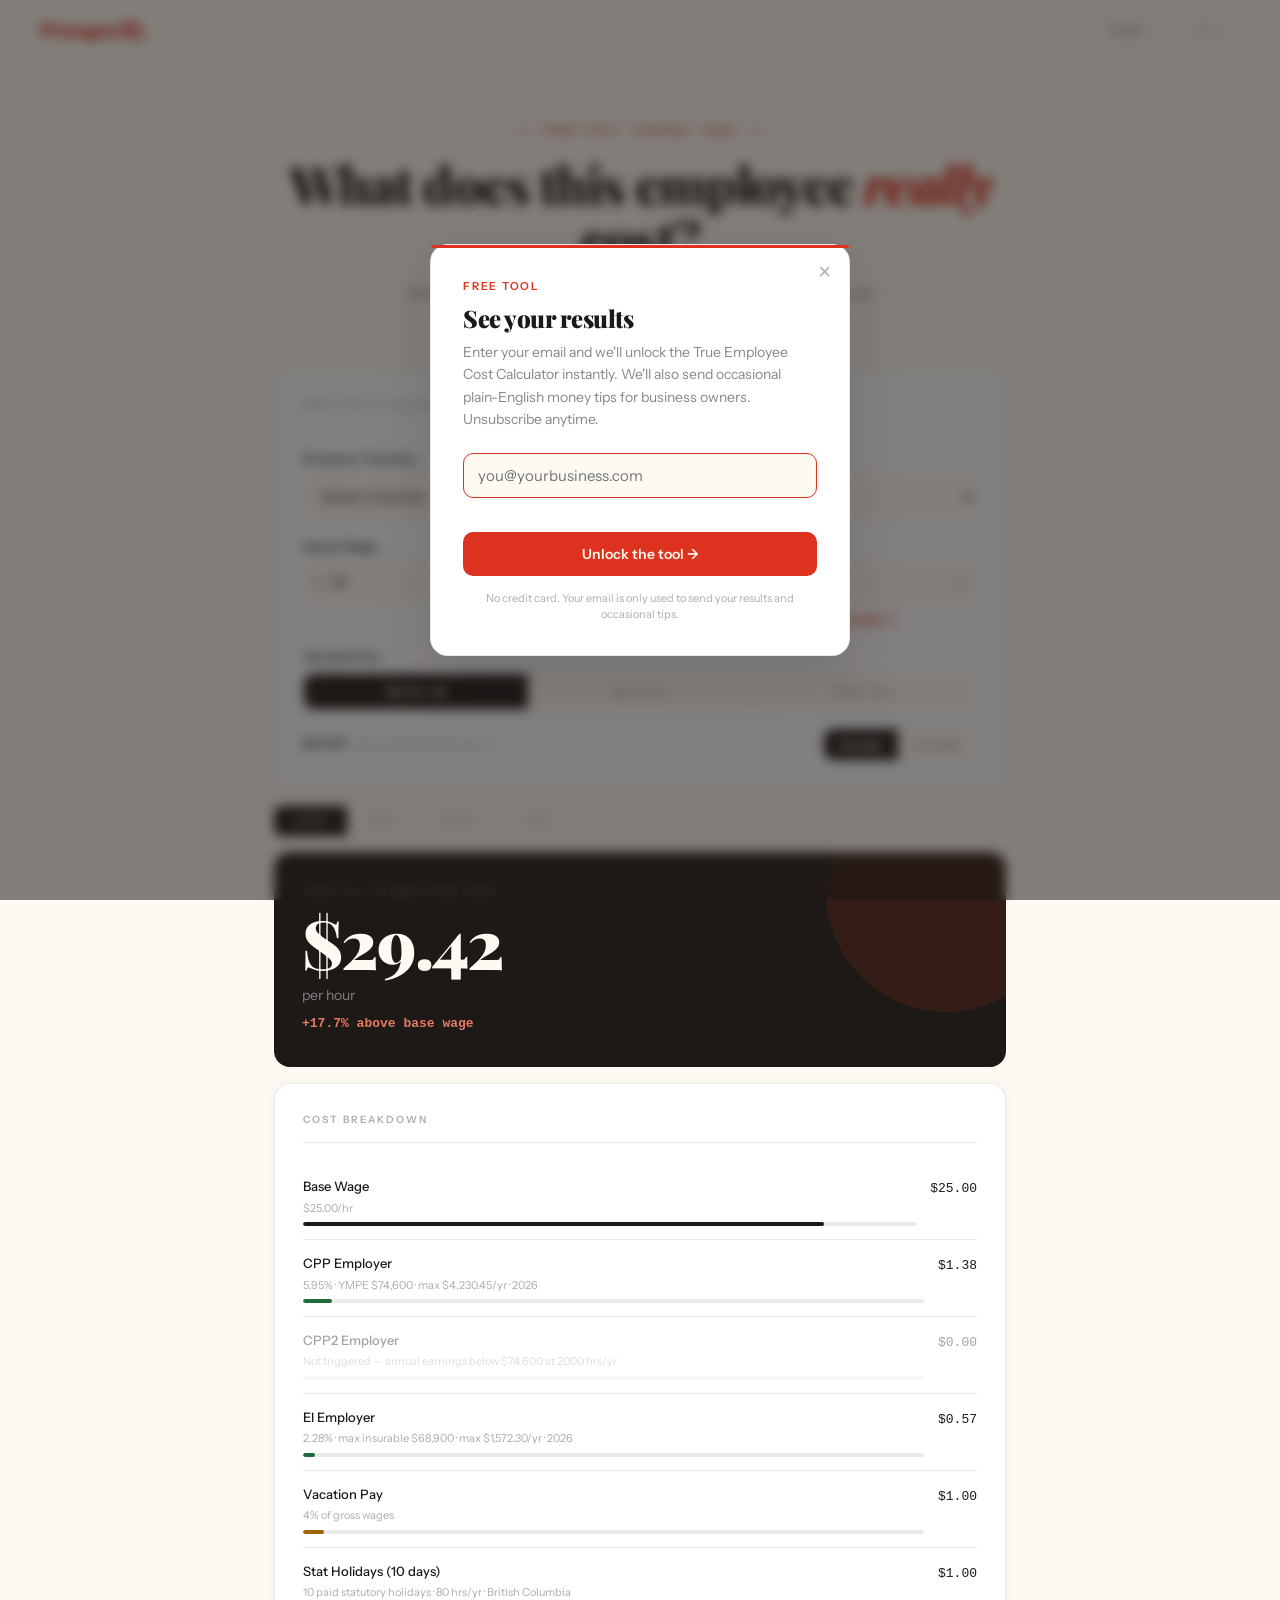
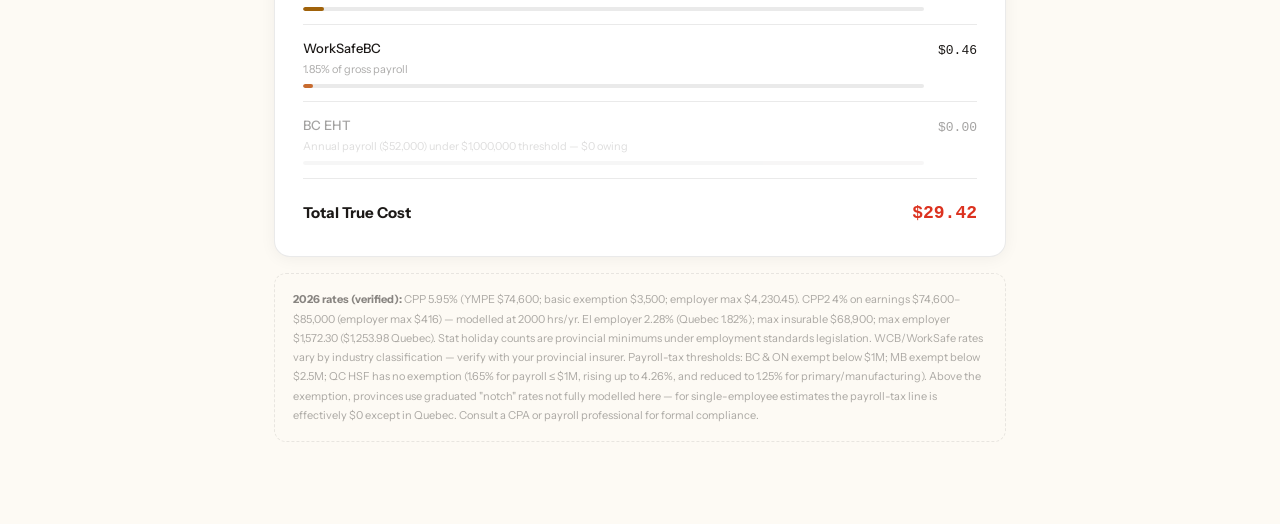
<file: prosperify-employee-cost.html>
<!DOCTYPE html>
<html lang="en" data-theme="light">
<head>
<meta charset="UTF-8">
<meta name="viewport" content="width=device-width, initial-scale=1.0">
<title>True Employee Cost Calculator — Prosperify</title>
<link rel="preconnect" href="https://fonts.googleapis.com">
<link rel="preconnect" href="https://fonts.gstatic.com" crossorigin>
<link href="https://fonts.googleapis.com/css2?family=Playfair+Display:ital,wght@0,700;0,900;1,700&family=Instrument+Sans:ital,wght@0,400;0,500;0,600;1,400&display=swap" rel="stylesheet">
<link rel="stylesheet" href="prosperify-theme.css">
<style>
/* ── TOKENS ────────────────────────────────────────── */
:root {
  --bg:        #FDFAF4;
  --bg-alt:    #F5F0E8;
  --bg-card:   #FFFFFF;
  --ink:       #1C1917;
  --ink-mid:   rgba(28,25,23,0.52);
  --ink-soft:  rgba(28,25,23,0.36);
  --ink-faint: rgba(28,25,23,0.09);
  --red:       #DC321F;
  --red-soft:  rgba(220,50,31,0.07);
  --border:    rgba(28,25,23,0.09);
  --green:     #1E6B3C;
  --amber:     #A0620A;
  --ease:      cubic-bezier(0.22,1,0.36,1);
}
[data-theme="dark"] {
  --bg:        #1C1917;
  --bg-alt:    #242019;
  --bg-card:   #2B2520;
  --ink:       #FFF8EB;
  --ink-mid:   rgba(255,248,235,0.52);
  --ink-soft:  rgba(255,248,235,0.32);
  --ink-faint: rgba(255,248,235,0.08);
  --border:    rgba(255,248,235,0.08);
}

/* ── RESET ─────────────────────────────────────────── */
*,*::before,*::after{box-sizing:border-box;margin:0;padding:0}
html{scroll-behavior:smooth}
body{
  font-family:'Instrument Sans',sans-serif;
  background:var(--bg); color:var(--ink);
  min-height:100vh;
  transition:background .3s var(--ease),color .3s var(--ease);
}

/* ── NAV ───────────────────────────────────────────── */
nav{
  position:sticky; top:0; z-index:100;
  display:flex; align-items:center; justify-content:space-between;
  padding:0 40px; height:60px;
  background:rgba(253,250,244,0.92);
  backdrop-filter:blur(16px);
  border-bottom:1px solid var(--border);
  transition:background .3s;
}
[data-theme="dark"] nav{background:rgba(28,25,23,0.92)}
.nav-logo{
  font-family:'Playfair Display',serif;
  font-weight:900; font-size:22px;
  color:var(--red); text-decoration:none; letter-spacing:-0.5px;
}
.nav-back{
  display:flex; align-items:center; gap:6px;
  font-size:13px; font-weight:500; color:var(--ink-mid);
  text-decoration:none; transition:color .2s;
}
.nav-back:hover{color:var(--red)}
.nav-back svg{width:14px;height:14px}
.nav-right{display:flex;align-items:center;gap:16px}
.theme-btn{
  background:none; border:1px solid var(--border);
  border-radius:20px; padding:5px 12px;
  font-size:12px; color:var(--ink-mid);
  cursor:pointer; transition:all .2s;
}
.theme-btn:hover{border-color:var(--red);color:var(--red)}
.free-badge{
  background:var(--red-soft); color:var(--red);
  border:1px solid rgba(220,50,31,0.2);
  border-radius:20px; padding:4px 10px;
  font-size:11px; font-weight:600;
  letter-spacing:.04em; text-transform:uppercase;
}

/* ── PAGE HEADER ───────────────────────────────────── */
.page-header{
  max-width:780px; margin:0 auto;
  padding:52px 24px 36px;
  text-align:center;
}
.page-eyebrow{
  display:inline-flex; align-items:center; gap:8px;
  font-size:11px; letter-spacing:.18em; text-transform:uppercase;
  color:var(--red); margin-bottom:16px; font-weight:600;
}
.page-eyebrow::before,.page-eyebrow::after{
  content:''; display:block; width:24px; height:1px; background:var(--red);
}
h1{
  font-family:'Playfair Display',serif;
  font-size:clamp(32px,5vw,52px);
  font-weight:900; letter-spacing:-1.5px; line-height:1.06;
  margin-bottom:14px;
}
h1 em{font-style:italic; color:var(--red)}
.page-sub{
  font-size:16px; color:var(--ink-mid); line-height:1.65; max-width:520px; margin:0 auto;
}

/* ── MAIN CONTAINER ────────────────────────────────── */
.container{max-width:780px; margin:0 auto; padding:0 24px 80px}

/* ── CARDS ─────────────────────────────────────────── */
.card{
  background:var(--bg-card);
  border:1px solid var(--border);
  border-radius:16px;
  padding:28px;
  margin-bottom:16px;
  box-shadow:0 2px 16px rgba(28,25,23,0.05);
}
[data-theme="dark"] .card{box-shadow:0 2px 16px rgba(0,0,0,0.2)}

.card-label{
  font-size:10px; letter-spacing:.2em; text-transform:uppercase;
  color:var(--ink-soft); font-weight:600;
  margin-bottom:20px; padding-bottom:14px;
  border-bottom:1px solid var(--border);
}

/* ── INPUTS ────────────────────────────────────────── */
.grid-2{display:grid; grid-template-columns:1fr 1fr; gap:18px}
.full{grid-column:1/-1}
.field label{
  display:block; font-size:12px; font-weight:600;
  margin-bottom:6px; letter-spacing:.02em;
}
.field label .hint{font-weight:400; color:var(--ink-soft); margin-left:4px}
.input-wrap{position:relative; display:flex; align-items:center}
.pre,.suf{
  position:absolute; font-family:monospace; font-size:14px;
  color:var(--ink-soft); pointer-events:none;
}
.pre{left:12px} .suf{right:12px}
input[type=number]{
  width:100%; padding:11px 38px 11px 26px;
  font-family:monospace; font-size:15px;
  border:1.5px solid var(--border); border-radius:10px;
  background:var(--bg); color:var(--ink);
  outline:none; transition:border-color .15s;
  -moz-appearance:textfield;
}
input[type=number]::-webkit-inner-spin-button{-webkit-appearance:none}
input[type=number]:focus{border-color:var(--red)}
select{
  width:100%; padding:11px 14px;
  font-family:'Instrument Sans',sans-serif; font-size:14px;
  border:1.5px solid var(--border); border-radius:10px;
  background:var(--bg); color:var(--ink);
  outline:none; cursor:pointer; transition:border-color .15s;
}
select:focus{border-color:var(--red)}

.seg{
  display:flex; border:1.5px solid var(--border);
  border-radius:10px; overflow:hidden;
}
.seg-btn{
  flex:1; padding:10px 8px;
  font-family:'Instrument Sans',sans-serif;
  font-size:12px; font-weight:600;
  border:none; border-right:1px solid var(--border);
  background:var(--bg); color:var(--ink-soft);
  cursor:pointer; transition:all .15s;
}
.seg-btn:last-child{border-right:none}
.seg-btn.on{background:var(--ink); color:var(--bg)}
[data-theme="dark"] .seg-btn.on{background:var(--ink); color:#1C1917}

.wcb-note{
  font-size:11px; color:var(--ink-soft);
  margin-top:7px; line-height:1.65;
}
.wcb-note a{color:var(--red); text-decoration:none; font-weight:600}
.wcb-note a:hover{text-decoration:underline}

.eht-row{display:flex; align-items:center; justify-content:space-between; flex-wrap:wrap; gap:10px}

/* ── PERIOD TABS ───────────────────────────────────── */
.period-tabs{display:flex; margin-bottom:16px}
.period-tab{
  padding:8px 20px;
  font-family:monospace; font-size:11px;
  letter-spacing:.12em; text-transform:uppercase;
  border:1.5px solid var(--border);
  border-right:none;
  background:var(--bg); color:var(--ink-soft);
  cursor:pointer; transition:all .15s;
}
.period-tab:last-child{border-right:1.5px solid var(--border); border-radius:0 8px 8px 0}
.period-tab:first-child{border-radius:8px 0 0 8px}
.period-tab.on{background:var(--ink); color:var(--bg); border-color:var(--ink)}
[data-theme="dark"] .period-tab.on{color:#1C1917}

/* ── HERO RESULT ───────────────────────────────────── */
.hero{
  background:var(--ink); color:var(--bg);
  border-radius:16px; padding:32px 28px;
  margin-bottom:16px; position:relative; overflow:hidden;
}
.hero::before{
  content:''; position:absolute;
  width:240px; height:240px; border-radius:50%;
  background:rgba(220,50,31,0.12);
  top:-80px; right:-60px; pointer-events:none;
}
.hero-eye{
  font-size:10px; letter-spacing:.2em; text-transform:uppercase;
  color:rgba(255,255,255,0.4); margin-bottom:8px; font-weight:600;
}
.hero-amt{
  font-family:'Playfair Display',serif;
  font-size:clamp(44px,8vw,68px);
  font-weight:900; letter-spacing:-2px; line-height:1;
}
.hero-period{margin-top:8px; font-size:14px; color:rgba(255,255,255,0.45)}
.hero-markup{
  margin-top:6px; font-family:monospace;
  font-size:13px; color:#e87a60; font-weight:600;
}

/* ── BREAKDOWN ─────────────────────────────────────── */
.bd-row{
  display:flex; justify-content:space-between;
  align-items:flex-start; padding:13px 0;
  border-bottom:1px solid var(--border); gap:14px;
}
.bd-row:last-child{border-bottom:none}
.bd-left{flex:1}
.bd-name{font-size:13px; font-weight:500}
.bd-sub{font-size:11px; color:var(--ink-soft); margin-top:2px; line-height:1.5}
.bd-bar{height:4px; background:var(--ink-faint); border-radius:2px; margin-top:6px; overflow:hidden}
.bd-fill{height:100%; border-radius:2px; transition:width .4s var(--ease)}
.bd-amt{font-family:monospace; font-size:13px; font-weight:500; white-space:nowrap; padding-top:2px}
.bd-total{
  display:flex; justify-content:space-between; align-items:center;
  padding-top:16px; margin-top:4px;
}
.bd-total-label{font-size:15px; font-weight:700}
.bd-total-amt{font-family:monospace; font-size:18px; font-weight:700; color:var(--red)}

/* ── DISCLAIMER ────────────────────────────────────── */
.disclaimer{
  font-size:11px; color:var(--ink-soft); line-height:1.75;
  padding:16px 18px;
  border:1px dashed var(--border); border-radius:12px;
  margin-top:8px;
}
.disclaimer strong{color:var(--ink-mid)}

/* ── RESPONSIVE ────────────────────────────────────── */
@media(max-width:540px){
  .grid-2{grid-template-columns:1fr}
  .full{grid-column:1}
  nav{padding:0 20px}
  .page-header{padding:36px 16px 24px}
  .container{padding:0 16px 60px}
  .card{padding:20px 16px}
}
</style>
</head>
<body>

<!-- SHARED NAV -->
<nav id="prosperify-nav"></nav>

<!-- PAGE HEADER -->
<div class="page-header">
  <div class="page-eyebrow">Free Tool · Canada · 2026</div>
  <h1>What does this employee <em>really</em> cost?</h1>
  <p class="page-sub">See the true all-in employer cost — CPP, CPP2, EI, vacation, stat holidays, WCB, and provincial levies. All 2026 rates.</p>
</div>

<!-- EMAIL GATE -->
<div id="gate"></div>

<!-- MAIN -->
<div class="container" id="app"></div>

<script>
// ── 2026 CRA RATES ─────────────────────────────────────────────
const CPP_RATE      = 0.0595;
const CPP_YMPE      = 74600;
const CPP_EXEMPTION = 3500;
const CPP_MAX       = 4230.45;
const CPP2_RATE     = 0.04;
const CPP2_YMPE     = 74600;
const CPP2_YAMPE    = 85000;
const CPP2_MAX      = 416.00;
const WORK_HRS      = 2000;
const EI_RATE       = { QC: 0.0182, def: 0.0228 };
const EI_MAX_INS    = 68900;
const EI_MAX        = { QC: 1253.98, def: 1572.30 };

// ── PROVINCES ──────────────────────────────────────────────────
const PROVINCES = {
  BC:{ name:"British Columbia",   statDays:10, eht:{ threshold:1000000, rate:0.0195, label:"BC EHT" },     wcb:{ name:"WorkSafeBC",      url:"https://www.worksafebc.com/en/insurance/get-coverage/rate-classification" }, ei:"def" },
  AB:{ name:"Alberta",            statDays:9,  eht:null,                                                   wcb:{ name:"WCB Alberta",      url:"https://www.wcb.ab.ca/employers/rates-and-experience-rating/industry-rates.html" }, ei:"def" },
  SK:{ name:"Saskatchewan",       statDays:10, eht:null,                                                   wcb:{ name:"WCB Saskatchewan", url:"https://www.wcbsask.com/employers/rate-setting-program/" }, ei:"def" },
  MB:{ name:"Manitoba",           statDays:8,  eht:{ threshold:2500000, rate:0.0215, label:"MB HE Levy" },     wcb:{ name:"WCB Manitoba",     url:"https://www.wcb.mb.ca/employers/premiums-and-assessments/rates/" }, ei:"def" },
  ON:{ name:"Ontario",            statDays:9,  eht:{ threshold:1000000, rate:0.0195, label:"ON EHT" },     wcb:{ name:"WSIB Ontario",     url:"https://www.wsib.ca/en/businesses/premiums/premium-rates" }, ei:"def" },
  QC:{ name:"Quebec",             statDays:8,  eht:{ threshold:0,       rate:0.0165, label:"QC HSF" },     wcb:{ name:"CNESST",           url:"https://www.cnesst.gouv.qc.ca/en/prevention-and-safety/rates-and-contributions" }, ei:"QC" },
  NB:{ name:"New Brunswick",      statDays:7,  eht:null,                                                   wcb:{ name:"WorkSafe NB",      url:"https://www.worksafenb.ca/employers/rates/" }, ei:"def" },
  NS:{ name:"Nova Scotia",        statDays:6,  eht:null,                                                   wcb:{ name:"WCB Nova Scotia",  url:"https://www.wcb.ns.ca/Employers/Premiums_and_Rates.aspx" }, ei:"def" },
  PE:{ name:"Prince Edward Island",statDays:7, eht:null,                                                   wcb:{ name:"WCB PEI",          url:"https://www.wcb.pe.ca/employers/rates/" }, ei:"def" },
  NL:{ name:"Newfoundland & Labrador",statDays:6,eht:null,                                                 wcb:{ name:"WorkplaceNL",      url:"https://workplacenl.ca/employers/rates/" }, ei:"def" },
  NT:{ name:"Northwest Territories",statDays:10,eht:null,                                                  wcb:{ name:"WSCC NWT",         url:"https://www.wscc.nt.ca/employers/assessments-and-rates" }, ei:"def" },
  NU:{ name:"Nunavut",            statDays:9,  eht:null,                                                   wcb:{ name:"WSCC Nunavut",     url:"https://www.wscc.nu.ca/employers/assessments-and-rates" }, ei:"def" },
  YT:{ name:"Yukon",              statDays:10, eht:null,                                                   wcb:{ name:"WCB Yukon",        url:"https://wcb.yk.ca/rates" }, ei:"def" },
};

const PERIOD_MULT   = { hour:1, week:40, month:173.33, year:2080 };
const PERIOD_LABELS = { hour:"per hour", week:"per week (40 hrs)", month:"per month (173.3 hrs)", year:"per year (2,080 hrs)" };

// ── STATE ──────────────────────────────────────────────────────
let state = { wage:"25", wsRate:"1.85", vacation:4, province:"BC", period:"hour", showEHT:true };

const fmt = (n,d=2) => "$" + n.toFixed(d).replace(/\B(?=(\d{3})+(?!\d))/g,",");

// ── CALCULATE ──────────────────────────────────────────────────
function calc() {
  const w   = parseFloat(state.wage)   || 0;
  const wsr = parseFloat(state.wsRate) || 0;
  const p   = PROVINCES[state.province];
  const mul = PERIOD_MULT[state.period];
  const ann = w * WORK_HRS;
  const ann2080 = w * 2080;

  const annCPP  = ann > CPP_EXEMPTION ? Math.min((Math.min(ann,CPP_YMPE)-CPP_EXEMPTION)*CPP_RATE, CPP_MAX) : 0;
  const cppHr   = annCPP / WORK_HRS;

  const cpp2Elig = ann > CPP2_YMPE;
  const cpp2Band = cpp2Elig ? Math.min(ann,CPP2_YAMPE) - CPP2_YMPE : 0;
  const cpp2Hr   = Math.min(cpp2Band * CPP2_RATE, CPP2_MAX) / WORK_HRS;

  const eiKey    = p.ei;
  const eiHr     = Math.min(ann * EI_RATE[eiKey], EI_MAX[eiKey]) / WORK_HRS;

  const vacHr    = w * (state.vacation / 100);
  const statHr   = w * (p.statDays * 8 / WORK_HRS);
  const wsHr     = w * (wsr / 100);

  let ehtHr = 0;
  let ehtUnder = true;
  if (state.showEHT && p.eht) {
    ehtUnder = ann2080 <= p.eht.threshold;
    if (!ehtUnder) ehtHr = ((ann2080 - p.eht.threshold) * p.eht.rate) / 2080;
  }

  const total   = w + cppHr + cpp2Hr + eiHr + vacHr + statHr + wsHr + ehtHr;
  const markup  = w > 0 ? ((total - w) / w) * 100 : 0;

  const rows = [
    { label:"Base Wage",          sub:`${fmt(w)}/hr`,                                                                                 val:w*mul,     pct:w/total,     color:"#1C1917" },
    { label:"CPP Employer",       sub:`5.95% · YMPE $74,600 · max $4,230.45/yr · 2026`,                                             val:cppHr*mul, pct:cppHr/total, color:"#1E6B3C" },
    { label:"CPP2 Employer",      sub: cpp2Elig ? `4% on earnings $74,600–$85,000 · max $416/yr · 2026` : `Not triggered — annual earnings below $74,600 at ${WORK_HRS} hrs/yr`, val:cpp2Hr*mul, pct:cpp2Hr/total, color:"#1E6B3C", dim:!cpp2Elig },
    { label:"EI Employer",        sub: eiKey==="QC" ? `1.82% (Quebec) · max insurable $68,900 · max $1,253.98/yr · 2026` : `2.28% · max insurable $68,900 · max $1,572.30/yr · 2026`, val:eiHr*mul, pct:eiHr/total, color:"#1E6B3C" },
    { label:"Vacation Pay",       sub: state.vacation===0 ? "Excluded / salary inclusive" : `${state.vacation}% of gross wages`,   val:vacHr*mul, pct:vacHr/total, color:"#A0620A" },
    { label:`Stat Holidays (${p.statDays} days)`, sub:`${p.statDays} paid statutory holidays · ${p.statDays*8} hrs/yr · ${p.name}`, val:statHr*mul, pct:statHr/total, color:"#A0620A" },
    { label:`${p.wcb.name}`,      sub:`${wsr.toFixed(2)}% of gross payroll`,                                                        val:wsHr*mul,  pct:wsHr/total,  color:"#C86B2F" },
  ];

  if (p.eht) {
    rows.push({
      label: p.eht.label,
      sub: !state.showEHT ? "Toggled off"
         : p.eht.threshold === 0 ? `${(p.eht.rate*100).toFixed(2)}% of total payroll — no exemption (rate for payroll ≤ $1M; varies by sector)`
         : ehtUnder ? `Annual payroll (${fmt(ann2080,0)}) under ${fmt(p.eht.threshold,0)} threshold — $0 owing`
         : `${(p.eht.rate*100).toFixed(2)}% on payroll above ${fmt(p.eht.threshold,0)}`,
      val: ehtHr*mul, pct: ehtHr/total,
      color: (!state.showEHT||ehtUnder) ? "#aaa" : "#DC321F",
      dim: !state.showEHT || ehtUnder,
    });
  }

  return { w, wsr, p, mul, total, markup, rows, ann, ann2080, ehtUnder, cpp2Elig };
}

// ── RENDER ─────────────────────────────────────────────────────
function render() {
  const { w, wsr, p, mul, total, markup, rows, ann2080, ehtUnder, cpp2Elig } = calc();
  const app = document.getElementById('app');

  app.innerHTML = `

  <!-- INPUTS -->
  <div class="card">
    <div class="card-label">Employee & Business Details</div>
    <div class="grid-2">

      <!-- Province -->
      <div class="field full">
        <label>Province / Territory</label>
        <select id="province" onchange="set('province',this.value)">
          ${Object.entries(PROVINCES).map(([k,v])=>`<option value="${k}"${state.province===k?' selected':''}>${v.name}</option>`).join('')}
        </select>
      </div>

      <!-- Wage -->
      <div class="field">
        <label>Hourly Wage</label>
        <div class="input-wrap">
          <span class="pre">$</span>
          <input type="number" id="wage" value="${state.wage}" min="0" step="0.25" oninput="set('wage',this.value)" />
          <span class="suf">/hr</span>
        </div>
      </div>

      <!-- WCB -->
      <div class="field">
        <label>${p.wcb.name} Rate <span class="hint">% of payroll</span></label>
        <div class="input-wrap">
          <input type="number" id="wsRate" value="${state.wsRate}" min="0" step="0.01" style="padding-left:12px;padding-right:30px" oninput="set('wsRate',this.value)" />
          <span class="suf">%</span>
        </div>
        <div class="wcb-note">
          Not sure of your rate? <a href="${p.wcb.url}" target="_blank" rel="noopener">Look it up at ${p.wcb.name} →</a>
        </div>
      </div>

      <!-- Vacation -->
      <div class="field full">
        <label>Vacation Pay</label>
        <div class="seg">
          ${[{v:4,l:"4% (Yr 1–4)"},{v:6,l:"6% (Yr 5+)"},{v:0,l:"None / incl."}].map(o=>`
            <button class="seg-btn${state.vacation===o.v?' on':''}" onclick="set('vacation',${o.v})">${o.l}</button>
          `).join('')}
        </div>
      </div>

      <!-- EHT (only for provinces that have it) -->
      ${p.eht ? `
      <div class="field full">
        <div class="eht-row">
          <label style="margin-bottom:0">${p.eht.label} <span class="hint">${p.eht.threshold>0?`above ${fmt(p.eht.threshold,0)} payroll`:'applies to all payroll'}</span></label>
          <div class="seg" style="width:auto">
            <button class="seg-btn${state.showEHT?' on':''}" style="padding:8px 16px" onclick="set('showEHT',true)">Include</button>
            <button class="seg-btn${!state.showEHT?' on':''}" style="padding:8px 16px" onclick="set('showEHT',false)">Exclude</button>
          </div>
        </div>
      </div>` : ''}

    </div>
  </div>

  <!-- PERIOD TABS -->
  <div class="period-tabs">
    ${['hour','week','month','year'].map((p,i,a)=>`
      <button class="period-tab${state.period===p?' on':''}" onclick="set('period','${p}')" style="${i===0?'border-radius:8px 0 0 8px':''}${i===a.length-1?'border-radius:0 8px 8px 0':''}">
        ${p.charAt(0).toUpperCase()+p.slice(1)}
      </button>`).join('')}
  </div>

  <!-- HERO -->
  <div class="hero">
    <div class="hero-eye">True All-In Employer Cost</div>
    <div class="hero-amt">${fmt(total*mul)}</div>
    <div class="hero-period">${PERIOD_LABELS[state.period]}</div>
    <div class="hero-markup">+${markup.toFixed(1)}% above base wage</div>
  </div>

  <!-- BREAKDOWN -->
  <div class="card">
    <div class="card-label">Cost Breakdown</div>
    ${rows.map(r => `
      <div class="bd-row">
        <div class="bd-left" style="opacity:${r.dim?0.4:1}">
          <div class="bd-name">${r.label}</div>
          <div class="bd-sub">${r.sub}</div>
          <div class="bd-bar"><div class="bd-fill" style="width:${((r.pct||0)*100).toFixed(1)}%;background:${r.color}"></div></div>
        </div>
        <div class="bd-amt" style="opacity:${r.dim?0.4:1}">${fmt(r.val)}</div>
      </div>`).join('')}
    <div class="bd-total">
      <div class="bd-total-label">Total True Cost</div>
      <div class="bd-total-amt">${fmt(total*mul)}</div>
    </div>
  </div>

  <!-- DISCLAIMER -->
  <div class="disclaimer">
    <strong>2026 rates (verified):</strong> CPP 5.95% (YMPE $74,600; basic exemption $3,500; employer max $4,230.45).
    CPP2 4% on earnings $74,600–$85,000 (employer max $416) — modelled at ${WORK_HRS} hrs/yr.
    EI employer 2.28% (Quebec 1.82%); max insurable $68,900; max employer $1,572.30 ($1,253.98 Quebec).
    Stat holiday counts are provincial minimums under employment standards legislation.
    WCB/WorkSafe rates vary by industry classification — verify with your provincial insurer.
    Payroll-tax thresholds: BC & ON exempt below $1M; MB exempt below $2.5M; QC HSF has no exemption (1.65% for payroll ≤ $1M, rising up to 4.26%, and reduced to 1.25% for primary/manufacturing). Above the exemption, provinces use graduated "notch" rates not fully modelled here — for single-employee estimates the payroll-tax line is effectively $0 except in Quebec. Consult a CPA or payroll professional for formal compliance.
  </div>
  `;
}

// ── STATE UPDATER ───────────────────────────────────────────────
function set(key, val) {
  if (key==='vacation') val = parseInt(val);
  if (key==='showEHT') val = Boolean(val);
  state[key] = val;
  render();
}

// ── INIT ────────────────────────────────────────────────────────
render();
</script>
<script src="prosperify-tools.js"></script>
<script>
  renderProsperifyNav("employee-cost");
  // Free tool → show the shared email-capture gate before revealing results.
  mountGate({ tool: "True Employee Cost Calculator", onUnlock: () => {} });
</script>
</body>
</html>
</file>
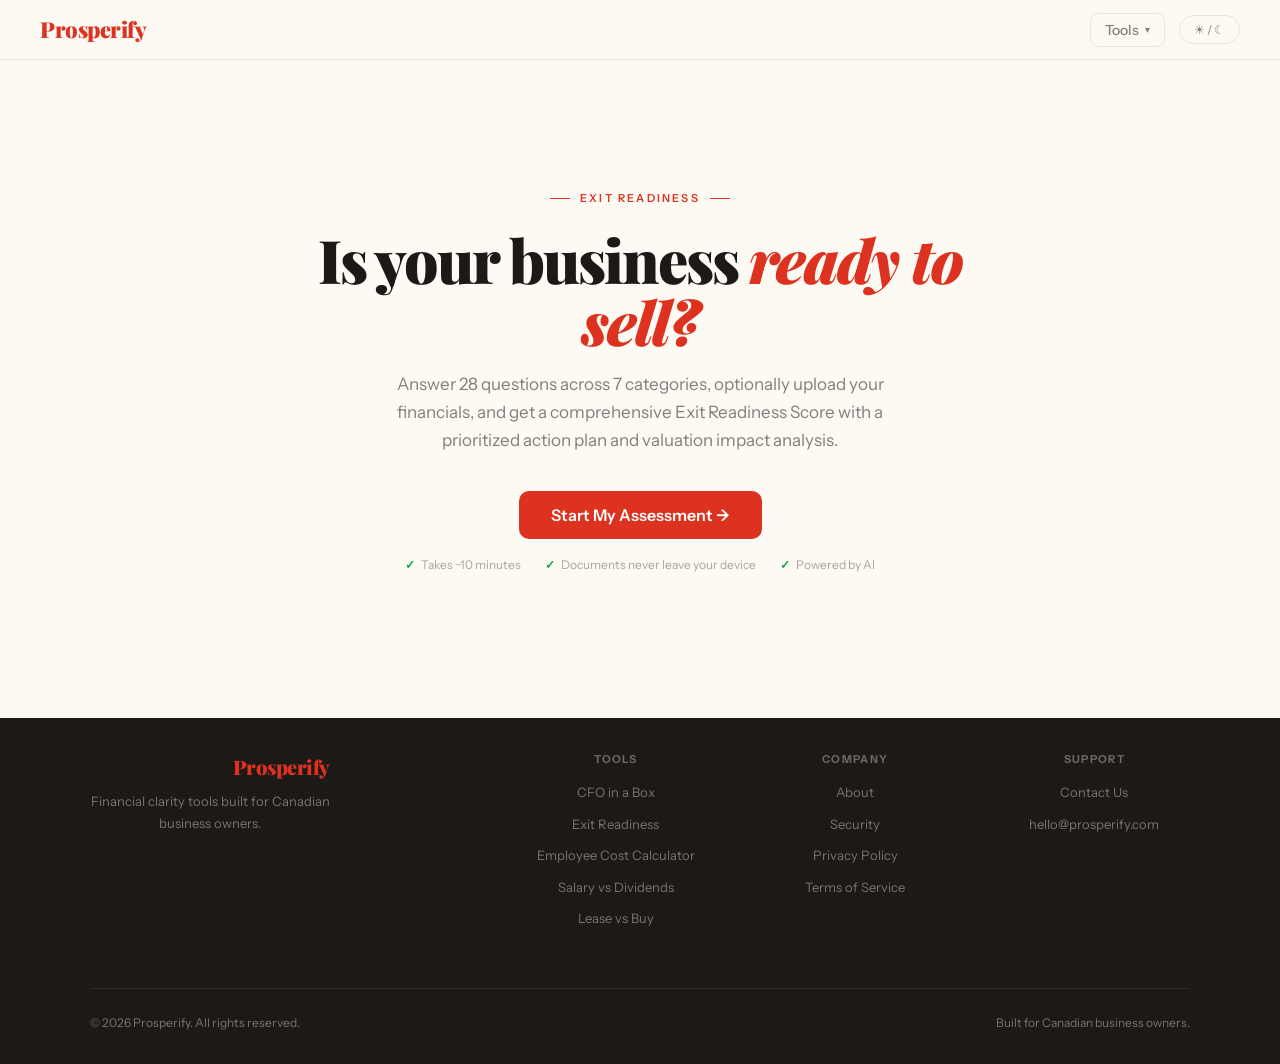
<file: prosperify-exit-readiness.html>
<!DOCTYPE html>
<html lang="en" data-theme="light">
<head>
<meta charset="UTF-8">
<meta name="viewport" content="width=device-width, initial-scale=1.0">
<title>Exit Readiness — Prosperify</title>
<link rel="preconnect" href="https://fonts.googleapis.com">
<link rel="preconnect" href="https://fonts.gstatic.com" crossorigin>
<link href="https://fonts.googleapis.com/css2?family=Playfair+Display:ital,wght@0,700;0,900;1,700;1,900&family=Instrument+Sans:ital,wght@0,400;0,500;0,600;1,400&display=swap" rel="stylesheet">
<link rel="stylesheet" href="prosperify-theme.css">
<style>
:root {
  --bg:#FDFAF4; --bg-alt:#F5F0E8; --bg-card:#FFFFFF;
  --ink:#1C1917; --ink-mid:rgba(28,25,23,0.55); --ink-soft:rgba(28,25,23,0.38); --ink-faint:rgba(28,25,23,0.1);
  --red:#DC321F; --red-soft:rgba(220,50,31,0.07); --red-mid:rgba(220,50,31,0.18);
  --green:#16A34A; --green-soft:rgba(22,163,74,0.08);
  --amber:#D97706; --amber-soft:rgba(217,119,6,0.08);
  --border:rgba(28,25,23,0.09);
  --shadow-sm:0 2px 12px rgba(28,25,23,0.06); --shadow-md:0 8px 32px rgba(28,25,23,0.09); --shadow-lg:0 20px 56px rgba(28,25,23,0.12);
  --ease:cubic-bezier(0.22,1,0.36,1);
  --radius:16px;
}
[data-theme="dark"] {
  --bg:#1C1917; --bg-alt:#242019; --bg-card:#2B2520;
  --ink:#FFF8EB; --ink-mid:rgba(255,248,235,0.52); --ink-soft:rgba(255,248,235,0.32); --ink-faint:rgba(255,248,235,0.08);
  --border:rgba(255,248,235,0.08);
  --shadow-sm:0 2px 12px rgba(0,0,0,0.3); --shadow-md:0 8px 32px rgba(0,0,0,0.35); --shadow-lg:0 20px 56px rgba(0,0,0,0.45);
}
*,*::before,*::after{box-sizing:border-box;margin:0;padding:0}
html{scroll-behavior:smooth}
body{font-family:'Instrument Sans',sans-serif;background:var(--bg);color:var(--ink);font-size:16px;line-height:1.65;overflow-x:hidden;transition:background .3s var(--ease),color .3s var(--ease)}

/* NAV */
nav{position:fixed;top:0;left:0;right:0;z-index:200;height:64px;display:flex;align-items:center;justify-content:space-between;padding:0 48px;background:rgba(253,250,244,0.9);backdrop-filter:blur(20px);border-bottom:1px solid var(--border);transition:background .3s}
[data-theme="dark"] nav{background:rgba(28,25,23,0.9)}
.nav-logo{font-family:'Playfair Display',serif;font-weight:900;font-size:24px;color:var(--red);text-decoration:none;letter-spacing:-0.5px}
.nav-links{display:flex;align-items:center;gap:32px}
.nav-links a{font-size:14px;font-weight:500;color:var(--ink-mid);text-decoration:none;transition:color .2s}
.nav-links a:hover{color:var(--red)}
.nav-right{display:flex;align-items:center;gap:12px}
.theme-btn{background:none;border:1px solid var(--border);border-radius:20px;padding:6px 14px;font-size:12px;color:var(--ink-mid);cursor:pointer;transition:all .2s;font-family:'Instrument Sans',sans-serif}
.theme-btn:hover{border-color:var(--red);color:var(--red)}
.btn-primary{background:var(--red);color:white;border:none;border-radius:10px;padding:10px 22px;font-family:'Instrument Sans',sans-serif;font-size:14px;font-weight:600;cursor:pointer;text-decoration:none;display:inline-flex;align-items:center;gap:6px;transition:all .2s}
.btn-primary:hover{background:#C02D1A;transform:translateY(-1px)}
.btn-ghost{background:none;border:1.5px solid var(--border);border-radius:10px;padding:10px 22px;font-family:'Instrument Sans',sans-serif;font-size:14px;font-weight:500;cursor:pointer;color:var(--ink);text-decoration:none;transition:all .2s}
.btn-ghost:hover{border-color:var(--ink)}

/* HERO */
.hero{padding:120px 48px 64px;max-width:760px;margin:0 auto;text-align:center}
.hero-eye{display:inline-flex;align-items:center;gap:10px;font-size:11px;letter-spacing:.2em;text-transform:uppercase;color:var(--red);margin-bottom:20px;font-weight:600}
.hero-eye::before,.hero-eye::after{content:'';width:20px;height:1px;background:var(--red)}
h1{font-family:'Playfair Display',serif;font-size:clamp(38px,5vw,60px);font-weight:900;letter-spacing:-2px;line-height:1.04;margin-bottom:18px}
h1 em{font-style:italic;color:var(--red)}
.hero-sub{font-size:17px;color:var(--ink-mid);line-height:1.65;margin-bottom:36px;max-width:520px;margin-left:auto;margin-right:auto}
.hero-meta{display:flex;align-items:center;justify-content:center;gap:24px;font-size:12px;color:var(--ink-soft);margin-top:16px}
.hero-meta span{display:flex;align-items:center;gap:6px}
.hero-meta span::before{content:'✓';color:var(--green);font-weight:700}

/* STAGE INDICATOR */
.stage-bar{max-width:760px;margin:0 auto 48px;padding:0 48px}
.stage-track{display:flex;align-items:center;gap:0;background:var(--bg-alt);border:1px solid var(--border);border-radius:40px;padding:6px;overflow:hidden}
.stage-step{flex:1;text-align:center;padding:8px 4px;border-radius:30px;font-size:12px;font-weight:600;color:var(--ink-soft);transition:all .3s var(--ease);cursor:default;position:relative}
.stage-step.active{background:var(--red);color:white}
.stage-step.done{color:var(--green)}

/* MAIN CONTAINER */
.app-wrap{max-width:860px;margin:0 auto;padding:0 48px 96px}

/* SECTION CARD */
.section-card{background:var(--bg-card);border:1px solid var(--border);border-radius:20px;padding:40px;box-shadow:var(--shadow-sm);margin-bottom:20px;transition:box-shadow .25s}
.section-card:focus-within{box-shadow:var(--shadow-md)}

/* CATEGORY HEADER */
.cat-header{display:flex;align-items:center;gap:14px;margin-bottom:28px}
.cat-icon{width:44px;height:44px;border-radius:12px;background:var(--red-soft);display:flex;align-items:center;justify-content:center;font-size:20px;flex-shrink:0}
.cat-title{font-family:'Playfair Display',serif;font-size:20px;font-weight:700}
.cat-sub{font-size:13px;color:var(--ink-mid);margin-top:2px}

/* QUESTIONS */
.question{margin-bottom:24px}
.question:last-child{margin-bottom:0}
.q-label{font-size:14px;font-weight:500;color:var(--ink);margin-bottom:10px;display:block;line-height:1.5}
.q-label .q-num{color:var(--red);font-weight:700;margin-right:6px}

/* RADIO OPTIONS */
.radio-group{display:grid;grid-template-columns:repeat(auto-fill,minmax(180px,1fr));gap:8px}
.radio-opt{position:relative}
.radio-opt input{position:absolute;opacity:0;width:0;height:0}
.radio-opt label{display:flex;align-items:center;gap:10px;padding:10px 14px;border:1.5px solid var(--border);border-radius:10px;font-size:13px;cursor:pointer;transition:all .18s var(--ease);color:var(--ink-mid)}
.radio-opt label:hover{border-color:rgba(220,50,31,0.3);color:var(--ink)}
.radio-opt input:checked + label{border-color:var(--red);background:var(--red-soft);color:var(--ink);font-weight:500}
.radio-dot{width:14px;height:14px;border-radius:50%;border:2px solid var(--border);flex-shrink:0;transition:all .18s;background:var(--bg)}
.radio-opt input:checked + label .radio-dot{border-color:var(--red);background:var(--red)}

/* SCALE */
.scale-wrap{display:flex;gap:6px;align-items:center}
.scale-btn{width:36px;height:36px;border-radius:8px;border:1.5px solid var(--border);background:none;font-size:13px;font-weight:600;cursor:pointer;transition:all .18s;color:var(--ink-mid);font-family:'Instrument Sans',sans-serif}
.scale-btn:hover{border-color:var(--red);color:var(--red)}
.scale-btn.selected{background:var(--red);border-color:var(--red);color:white}
.scale-labels{display:flex;justify-content:space-between;font-size:11px;color:var(--ink-soft);margin-top:6px}

/* TEXTAREA */
.q-textarea{width:100%;border:1.5px solid var(--border);border-radius:10px;padding:12px 16px;font-family:'Instrument Sans',sans-serif;font-size:14px;color:var(--ink);background:var(--bg);resize:vertical;min-height:80px;transition:border-color .2s;line-height:1.6}
.q-textarea:focus{outline:none;border-color:var(--red)}
[data-theme="dark"] .q-textarea{background:var(--bg-alt)}

/* PROGRESS BAR */
.cat-progress{display:flex;justify-content:space-between;align-items:center;margin-bottom:20px;font-size:12px;color:var(--ink-soft)}
.progress-bar{height:4px;background:var(--ink-faint);border-radius:2px;margin-bottom:24px;overflow:hidden}
.progress-fill{height:100%;background:var(--red);border-radius:2px;transition:width .4s var(--ease)}

/* NAV BUTTONS */
.nav-btns{display:flex;justify-content:space-between;align-items:center;margin-top:32px;padding-top:24px;border-top:1px solid var(--border)}
.nav-btns-right{display:flex;gap:10px;align-items:center}

/* UPLOAD ZONE */
.upload-section{margin-top:40px}
.upload-eyebrow{display:flex;align-items:center;gap:10px;font-size:11px;letter-spacing:.15em;text-transform:uppercase;color:var(--red);margin-bottom:16px;font-weight:600}
.upload-eyebrow::before{content:'';width:20px;height:1px;background:var(--red)}
.upload-box{border:2px dashed var(--border);border-radius:16px;padding:48px 32px;text-align:center;cursor:pointer;transition:all .25s var(--ease);position:relative}
.upload-box:hover,.upload-box.drag{border-color:var(--red);background:var(--red-soft)}
.upload-icon{font-size:32px;margin-bottom:12px}
.upload-title{font-family:'Playfair Display',serif;font-size:18px;font-weight:700;margin-bottom:6px}
.upload-sub{font-size:13px;color:var(--ink-mid);margin-bottom:16px}
.upload-types{font-size:11px;color:var(--ink-soft)}
.upload-input{position:absolute;inset:0;opacity:0;cursor:pointer}
.file-list{margin-top:16px;display:flex;flex-direction:column;gap:8px}
.file-item{display:flex;align-items:center;justify-content:space-between;padding:10px 14px;background:var(--bg-alt);border-radius:10px;font-size:13px}
.file-name{font-weight:500;display:flex;align-items:center;gap:8px}
.file-remove{background:none;border:none;color:var(--ink-soft);cursor:pointer;font-size:16px;transition:color .2s;padding:0}
.file-remove:hover{color:var(--red)}
.upload-skip{font-size:13px;color:var(--ink-soft);text-align:center;margin-top:16px}
.upload-skip a{color:var(--red);text-decoration:none;font-weight:500;cursor:pointer}

/* ANALYZING */
.analyzing-wrap{text-align:center;padding:64px 32px}
.analyzing-spinner{width:56px;height:56px;border:3px solid var(--ink-faint);border-top-color:var(--red);border-radius:50%;animation:spin 1s linear infinite;margin:0 auto 24px}
@keyframes spin{to{transform:rotate(360deg)}}
.analyzing-title{font-family:'Playfair Display',serif;font-size:24px;font-weight:700;margin-bottom:8px}
.analyzing-sub{font-size:14px;color:var(--ink-mid)}
.analyzing-steps{margin-top:28px;display:flex;flex-direction:column;gap:10px;max-width:340px;margin-left:auto;margin-right:auto}
.a-step{display:flex;align-items:center;gap:10px;font-size:13px;color:var(--ink-soft);padding:10px 16px;border-radius:10px;background:var(--bg-alt);transition:all .3s}
.a-step.done{color:var(--green);background:var(--green-soft)}
.a-step.active{color:var(--ink);background:var(--bg-card);box-shadow:var(--shadow-sm)}
.a-step-dot{width:8px;height:8px;border-radius:50%;background:var(--border);flex-shrink:0;transition:background .3s}
.a-step.done .a-step-dot{background:var(--green)}
.a-step.active .a-step-dot{background:var(--red);animation:pulse 1s ease-in-out infinite}
@keyframes pulse{0%,100%{opacity:1}50%{opacity:.4}}

/* RESULTS */
.results-wrap{display:none}
.results-wrap.show{display:block}

/* SCORE HERO */
.score-hero{background:var(--ink);border-radius:24px;padding:48px;color:var(--bg);margin-bottom:24px;position:relative;overflow:hidden}
[data-theme="dark"] .score-hero{background:var(--bg-card);border:1px solid var(--border)}
.score-hero::before{content:'';position:absolute;top:-60px;right:-60px;width:240px;height:240px;border-radius:50%;background:rgba(220,50,31,0.12);pointer-events:none}
.score-hero-label{font-size:11px;letter-spacing:.2em;text-transform:uppercase;color:rgba(255,248,235,0.5);margin-bottom:8px;font-weight:600}
.score-hero-num{font-family:'Playfair Display',serif;font-size:88px;font-weight:900;line-height:1;letter-spacing:-4px;color:#FFF8EB}
.score-hero-denom{font-size:28px;color:rgba(255,248,235,0.4);font-family:'Playfair Display',serif}
.score-hero-grade{display:inline-flex;align-items:center;gap:8px;margin-top:8px;margin-bottom:20px}
.grade-badge{padding:6px 16px;border-radius:20px;font-size:13px;font-weight:700;letter-spacing:.04em}
.score-timeline{font-size:14px;color:rgba(255,248,235,0.65);display:flex;align-items:center;gap:8px}
.score-timeline strong{color:#FFF8EB}
.score-bar-wrap{margin-top:24px}
.score-bar-track{height:8px;background:rgba(255,255,255,0.1);border-radius:4px;overflow:hidden}
.score-bar-fill{height:100%;border-radius:4px;background:linear-gradient(90deg,#DC321F,#F59E0B,#22C55E);transition:width 1.2s var(--ease)}

/* CATEGORY SCORES */
.cat-scores-grid{display:grid;grid-template-columns:repeat(2,1fr);gap:14px;margin-bottom:24px}
.cat-score-card{background:var(--bg-card);border:1px solid var(--border);border-radius:14px;padding:20px;box-shadow:var(--shadow-sm)}
.cat-score-header{display:flex;justify-content:space-between;align-items:flex-start;margin-bottom:10px}
.cat-score-name{font-size:13px;font-weight:600;color:var(--ink)}
.cat-score-val{font-family:'Playfair Display',serif;font-size:22px;font-weight:700}
.cat-score-bar{height:5px;background:var(--ink-faint);border-radius:3px;overflow:hidden}
.cat-score-fill{height:100%;border-radius:3px;transition:width 1s var(--ease) .3s}

/* NARRATIVE */
.narrative-card{background:var(--bg-card);border:1px solid var(--border);border-radius:20px;padding:36px;margin-bottom:20px;box-shadow:var(--shadow-sm)}
.narrative-card h3{font-family:'Playfair Display',serif;font-size:22px;font-weight:700;margin-bottom:16px;display:flex;align-items:center;gap:10px}
.narrative-body{font-size:15px;color:var(--ink-mid);line-height:1.75}
.narrative-body p{margin-bottom:14px}
.narrative-body p:last-child{margin-bottom:0}

/* ACTION PLAN */
.action-card{background:var(--bg-card);border:1px solid var(--border);border-radius:20px;padding:36px;margin-bottom:20px;box-shadow:var(--shadow-sm)}
.action-card h3{font-family:'Playfair Display',serif;font-size:22px;font-weight:700;margin-bottom:20px;display:flex;align-items:center;gap:10px}
.action-item{display:flex;gap:16px;padding:18px 0;border-bottom:1px solid var(--border)}
.action-item:last-child{border-bottom:none}
.action-rank{width:32px;height:32px;border-radius:8px;background:var(--red);color:white;font-weight:700;font-size:14px;display:flex;align-items:center;justify-content:center;flex-shrink:0;margin-top:2px}
.action-rank.med{background:var(--amber)}
.action-rank.low{background:var(--ink-soft)}
.action-body{}
.action-title{font-weight:600;font-size:14px;margin-bottom:4px}
.action-desc{font-size:13px;color:var(--ink-mid);line-height:1.6;margin-bottom:8px}
.action-meta{display:flex;gap:10px;flex-wrap:wrap}
.action-tag{font-size:11px;font-weight:600;padding:3px 10px;border-radius:20px;letter-spacing:.04em}
.tag-impact{background:var(--red-soft);color:var(--red);border:1px solid var(--red-mid)}
.tag-effort{background:var(--bg-alt);color:var(--ink-mid);border:1px solid var(--border)}
.tag-time{background:var(--green-soft);color:var(--green);border:1px solid rgba(22,163,74,0.2)}

/* VALUATION */
.val-card{background:var(--bg-card);border:1px solid var(--border);border-radius:20px;padding:36px;margin-bottom:20px;box-shadow:var(--shadow-sm)}
.val-card h3{font-family:'Playfair Display',serif;font-size:22px;font-weight:700;margin-bottom:20px;display:flex;align-items:center;gap:10px}
.val-grid{display:grid;grid-template-columns:repeat(2,1fr);gap:14px;margin-bottom:20px}
.val-item{background:var(--bg-alt);border-radius:12px;padding:18px}
.val-item-label{font-size:12px;color:var(--ink-soft);margin-bottom:4px;font-weight:500}
.val-item-val{font-family:'Playfair Display',serif;font-size:26px;font-weight:700;line-height:1.1}
.val-item-note{font-size:11px;color:var(--ink-soft);margin-top:4px}
.val-upside{background:var(--green-soft);border:1px solid rgba(22,163,74,0.2);border-radius:12px;padding:18px;display:flex;align-items:center;gap:14px}
.val-upside-icon{font-size:24px}
.val-upside-text{font-size:14px;color:var(--green);line-height:1.5}
.val-upside-text strong{font-weight:700}

/* RESULTS CTA */
.results-cta{background:var(--red);border-radius:20px;padding:48px;text-align:center;color:white;margin-top:32px}
.results-cta h3{font-family:'Playfair Display',serif;font-size:28px;font-weight:900;margin-bottom:10px;letter-spacing:-0.5px}
.results-cta p{font-size:15px;color:rgba(255,255,255,0.75);margin-bottom:28px;max-width:460px;margin-left:auto;margin-right:auto}
.btn-white{background:white;color:var(--red);border:none;border-radius:10px;padding:12px 28px;font-family:'Instrument Sans',sans-serif;font-size:14px;font-weight:700;cursor:pointer;display:inline-flex;align-items:center;gap:6px;transition:all .2s}
.btn-white:hover{background:#FFF8EB;transform:translateY(-1px)}
.btn-outline-white{background:none;border:1.5px solid rgba(255,255,255,0.3);color:white;border-radius:10px;padding:12px 28px;font-family:'Instrument Sans',sans-serif;font-size:14px;font-weight:500;cursor:pointer;display:inline-flex;align-items:center;gap:6px;transition:all .2s;margin-left:10px}
.btn-outline-white:hover{border-color:white}

/* FOOTER */
footer{background:var(--ink);padding:64px 48px 32px;color:rgba(255,248,235,0.5);margin-top:80px}
[data-theme="dark"] footer{background:#131110}
.footer-grid{display:grid;grid-template-columns:2fr 1fr 1fr 1fr;gap:48px;max-width:1100px;margin:0 auto 48px}
.footer-brand{font-family:'Playfair Display',serif;font-size:22px;font-weight:900;color:#FFF8EB;letter-spacing:-0.5px;margin-bottom:12px}
.footer-tagline{font-size:13px;line-height:1.65;max-width:240px}
.footer-col-title{font-size:11px;letter-spacing:.12em;text-transform:uppercase;font-weight:700;color:rgba(255,248,235,0.35);margin-bottom:14px}
.footer-links{list-style:none}
.footer-links li{margin-bottom:10px}
.footer-links a{font-size:13px;color:rgba(255,248,235,0.45);text-decoration:none;transition:color .2s}
.footer-links a:hover{color:#FFF8EB}
.footer-bottom{max-width:1100px;margin:0 auto;padding-top:24px;border-top:1px solid rgba(255,248,235,0.08);display:flex;justify-content:space-between;font-size:12px}

/* REVEAL */
.r{opacity:0;transform:translateY(18px);transition:opacity .55s var(--ease),transform .55s var(--ease)}
.r.on{opacity:1;transform:none}

/* HIDDEN STATES */
.hidden{display:none!important}

/* MOBILE */
@media(max-width:700px){
  nav{padding:0 20px}
  .nav-links{display:none}
  .hero,.app-wrap,.stage-bar{padding-left:20px;padding-right:20px}
  .cat-scores-grid,.val-grid{grid-template-columns:1fr}
  .radio-group{grid-template-columns:1fr}
  .score-hero-num{font-size:64px}
  .results-cta{padding:32px 24px}
  .section-card{padding:24px}
  footer{padding:48px 20px 24px}
  .footer-grid{grid-template-columns:1fr 1fr;gap:32px}
}
</style>
</head>
<body>

<!-- NAV -->
<nav id="prosperify-nav"></nav>

<!-- HERO -->
<div class="hero r" id="heroSection">
  <div class="hero-eye">Exit Readiness</div>
  <h1>Is your business <em>ready to sell?</em></h1>
  <p class="hero-sub">Answer 28 questions across 7 categories, optionally upload your financials, and get a comprehensive Exit Readiness Score with a prioritized action plan and valuation impact analysis.</p>
  <div>
    <button class="btn-primary" onclick="startAssessment()" style="font-size:16px;padding:14px 32px">Start My Assessment →</button>
  </div>
  <div class="hero-meta">
    <span>Takes ~10 minutes</span>
    <span>Documents never leave your device</span>
    <span>Powered by AI</span>
  </div>
</div>

<!-- STAGE BAR -->
<div class="stage-bar hidden" id="stageBar">
  <div class="stage-track">
    <div class="stage-step active" id="stage-0">Questionnaire</div>
    <div class="stage-step" id="stage-1">Documents</div>
    <div class="stage-step" id="stage-2">Analysis</div>
    <div class="stage-step" id="stage-3">Results</div>
  </div>
</div>

<!-- APP WRAP -->
<div class="app-wrap hidden" id="appWrap">

  <!-- QUESTIONNAIRE -->
  <div id="questionnaireWrap">
    <!-- Categories rendered by JS -->
  </div>

  <!-- UPLOAD SECTION -->
  <div id="uploadWrap" class="hidden">
    <div class="section-card">
      <div class="cat-header">
        <div class="cat-icon">📄</div>
        <div>
          <div class="cat-title">Upload Financial Documents</div>
          <div class="cat-sub">Optional — but dramatically improves the accuracy of your analysis</div>
        </div>
      </div>
      <p style="font-size:14px;color:var(--ink-mid);margin-bottom:24px;line-height:1.7">Upload your most recent financial statements — income statement, balance sheet, or tax returns. Your documents are processed entirely in your browser and <strong>never sent to our servers</strong>.</p>
      <div class="upload-box" id="uploadBox">
        <input type="file" class="upload-input" id="fileInput" accept=".pdf,.xlsx,.csv" multiple>
        <div class="upload-icon">📁</div>
        <div class="upload-title">Drop files here or click to browse</div>
        <div class="upload-sub">Financial statements, tax returns, or management reports</div>
        <div class="upload-types">PDF, Excel, CSV — up to 10MB each</div>
      </div>
      <div class="file-list" id="fileList"></div>
      <div class="upload-skip">Prefer to skip? <a onclick="proceedToAnalysis()">Continue without documents →</a></div>
    </div>
    <div class="nav-btns">
      <button class="btn-ghost" onclick="goToStage(0)">← Back</button>
      <button class="btn-primary" onclick="proceedToAnalysis()">Analyze My Business →</button>
    </div>
  </div>

  <!-- ANALYZING -->
  <div id="analyzingWrap" class="hidden">
    <div class="section-card">
      <div class="analyzing-wrap">
        <div class="analyzing-spinner"></div>
        <div class="analyzing-title">Analyzing your exit readiness…</div>
        <div class="analyzing-sub">Our AI is reviewing your responses and building your custom report.</div>
        <div class="analyzing-steps" id="analyzingSteps">
          <div class="a-step" id="astep-0"><div class="a-step-dot"></div>Scoring questionnaire responses</div>
          <div class="a-step" id="astep-1"><div class="a-step-dot"></div>Identifying key risk areas</div>
          <div class="a-step" id="astep-2"><div class="a-step-dot"></div>Calculating valuation impact</div>
          <div class="a-step" id="astep-3"><div class="a-step-dot"></div>Building your action plan</div>
          <div class="a-step" id="astep-4"><div class="a-step-dot"></div>Generating CFO narrative</div>
        </div>
      </div>
    </div>
  </div>

  <!-- RESULTS -->
  <div id="resultsWrap" class="results-wrap hidden">
    <!-- Rendered by JS -->
  </div>

</div>

<!-- FOOTER -->
<footer class="prosperify-footer">
  <div class="footer-grid">
    <div>
      <div class="footer-brand">Prosperify</div>
      <div class="footer-tagline">Financial clarity tools built for Canadian business owners.</div>
    </div>
    <div>
      <div class="footer-col-title">Tools</div>
      <ul class="footer-links">
        <li><a href="#">CFO in a Box</a></li>
        <li><a href="#">Exit Readiness</a></li>
        <li><a href="#">Employee Cost Calculator</a></li>
        <li><a href="#">Salary vs Dividends</a></li>
        <li><a href="#">Lease vs Buy</a></li>
      </ul>
    </div>
    <div>
      <div class="footer-col-title">Company</div>
      <ul class="footer-links">
        <li><a href="#">About</a></li>
        <li><a href="#">Security</a></li>
        <li><a href="#">Privacy Policy</a></li>
        <li><a href="#">Terms of Service</a></li>
      </ul>
    </div>
    <div>
      <div class="footer-col-title">Support</div>
      <ul class="footer-links">
        <li><a href="#">Contact Us</a></li>
        <li><a href="#">hello@prosperify.com</a></li>
      </ul>
    </div>
  </div>
  <div class="footer-bottom">
    <span>© 2026 Prosperify. All rights reserved.</span>
    <span>Built for Canadian business owners.</span>
  </div>
</footer>

<script>
// ─── DATA ───────────────────────────────────────────────────────────────────

const CATEGORIES = [
  {
    id: 'financial',
    icon: '📊',
    title: 'Financial Health',
    sub: 'Clean books and strong financials are the foundation of any exit.',
    questions: [
      {
        id: 'f1',
        text: 'How would you describe your revenue trend over the past 3 years?',
        type: 'radio',
        options: ['Declining', 'Flat', 'Moderate growth (5–15%)', 'Strong growth (15%+)'],
        scores: [0, 25, 70, 100]
      },
      {
        id: 'f2',
        text: 'Are your financial statements professionally prepared and up to date?',
        type: 'radio',
        options: ['No formal statements', 'DIY / bookkeeper only', 'Compilation engagement', 'Review engagement', 'Audited financials'],
        scores: [0, 20, 50, 80, 100]
      },
      {
        id: 'f3',
        text: 'Have you normalized your financials to show true owner earnings (added back owner salary, perks, one-time items)?',
        type: 'radio',
        options: ["No, haven't done this", 'Informally in my head', 'Partially documented', 'Fully documented EBITDA recast'],
        scores: [0, 20, 60, 100]
      },
      {
        id: 'f4',
        text: 'What is your approximate EBITDA margin?',
        type: 'radio',
        options: ['Below 10%', '10–20%', '20–30%', 'Above 30%'],
        scores: [10, 40, 75, 100]
      }
    ]
  },
  {
    id: 'dependability',
    icon: '⚙️',
    title: 'Business Dependability',
    sub: 'Buyers pay a premium for businesses that run without the owner.',
    questions: [
      {
        id: 'd1',
        text: 'How long could your business operate effectively without you present?',
        type: 'radio',
        options: ['Less than 1 week', '1–4 weeks', '1–3 months', '3+ months indefinitely'],
        scores: [0, 25, 65, 100]
      },
      {
        id: 'd2',
        text: 'Do you have a management team capable of running operations post-exit?',
        type: 'radio',
        options: ['No, just me', 'One key person besides me', 'Small capable team', 'Full management team in place'],
        scores: [0, 30, 65, 100]
      },
      {
        id: 'd3',
        text: 'Are your key customer relationships held by the business or by you personally?',
        type: 'radio',
        options: ['All personal to me', 'Mostly personal', 'Mix of both', 'Fully transferred to the business'],
        scores: [0, 20, 60, 100]
      },
      {
        id: 'd4',
        text: 'Do you have documented standard operating procedures (SOPs) for core functions?',
        type: 'radio',
        options: ['No documentation', 'Some informal notes', 'Key processes documented', 'Comprehensive SOPs for all functions'],
        scores: [0, 20, 65, 100]
      }
    ]
  },
  {
    id: 'customer',
    icon: '👥',
    title: 'Customer Concentration',
    sub: 'Concentrated revenue is one of the biggest valuation killers.',
    questions: [
      {
        id: 'c1',
        text: 'What percentage of your revenue comes from your single largest customer?',
        type: 'radio',
        options: ['More than 40%', '25–40%', '10–25%', 'Less than 10%'],
        scores: [0, 25, 65, 100]
      },
      {
        id: 'c2',
        text: 'What percentage of revenue comes from your top 5 customers combined?',
        type: 'radio',
        options: ['More than 80%', '60–80%', '40–60%', 'Less than 40%'],
        scores: [0, 20, 55, 100]
      },
      {
        id: 'c3',
        text: 'How sticky is your customer base? (recurring contracts, subscriptions, long-term relationships)',
        type: 'radio',
        options: ['Mostly transactional', 'Some repeat business', 'Mostly long-term clients', 'Contracted recurring revenue'],
        scores: [10, 35, 70, 100]
      },
      {
        id: 'c4',
        text: 'What is your approximate annual customer churn rate?',
        type: 'radio',
        options: ['More than 30%', '20–30%', '10–20%', 'Less than 10%'],
        scores: [0, 25, 60, 100]
      }
    ]
  },
  {
    id: 'legal',
    icon: '⚖️',
    title: 'Legal & Structure',
    sub: 'Clean corporate hygiene protects valuation and speeds up due diligence.',
    questions: [
      {
        id: 'l1',
        text: 'Is your intellectual property (brand, software, processes) properly registered and owned by the corporation?',
        type: 'radio',
        options: ['Not considered', 'Partially addressed', 'Mostly in order', 'Fully registered and protected'],
        scores: [0, 25, 65, 100]
      },
      {
        id: 'l2',
        text: 'Do your key customer and supplier contracts have assignment clauses (transferable to a new owner)?',
        type: 'radio',
        options: ["Don't have contracts", 'Have contracts but not reviewed', 'Some are assignable', 'All key contracts are assignable'],
        scores: [5, 20, 60, 100]
      },
      {
        id: 'l3',
        text: 'Are there any outstanding legal disputes, CRA issues, or shareholder disagreements?',
        type: 'radio',
        options: ['Yes, significant issues', 'Minor unresolved items', 'Nothing significant', 'Fully clean — all resolved'],
        scores: [0, 30, 75, 100]
      },
      {
        id: 'l4',
        text: 'Is your corporate structure optimized for a tax-efficient exit (e.g. holding company, capital gains exemption)?',
        type: 'radio',
        options: ['Not structured for exit', 'Basic structure only', 'Some planning done', 'Fully structured for tax efficiency'],
        scores: [0, 25, 65, 100]
      }
    ]
  },
  {
    id: 'operations',
    icon: '🏗️',
    title: 'Operations & Documentation',
    sub: 'Buyers need to see a business that can be handed over cleanly.',
    questions: [
      {
        id: 'o1',
        text: 'How well documented are your operational processes and workflows?',
        type: 'radio',
        options: ['Mostly in people\'s heads', 'Informal documentation', 'Key processes written', 'Comprehensive documented playbook'],
        scores: [0, 25, 65, 100]
      },
      {
        id: 'o2',
        text: 'Do you have a modern tech stack / business systems that would transfer easily to a new owner?',
        type: 'radio',
        options: ['Outdated / no systems', 'Basic tools only', 'Good systems in place', 'Best-in-class integrated systems'],
        scores: [10, 30, 70, 100]
      },
      {
        id: 'o3',
        text: 'Do you have non-compete and confidentiality agreements with key employees?',
        type: 'radio',
        options: ['No agreements', 'With some staff', 'With most key staff', 'All key staff under agreement'],
        scores: [0, 25, 65, 100]
      },
      {
        id: 'o4',
        text: 'How would you rate the overall quality and stability of your team?',
        type: 'radio',
        options: ['High turnover / weak team', 'Some good people, gaps', 'Solid team, low turnover', 'Exceptional talent, loyal team'],
        scores: [0, 30, 70, 100]
      }
    ]
  },
  {
    id: 'growth',
    icon: '📈',
    title: 'Growth Story',
    sub: 'Buyers pay for the future — your growth narrative drives your multiple.',
    questions: [
      {
        id: 'g1',
        text: 'Can you clearly articulate why your business will be worth more in 3 years than it is today?',
        type: 'radio',
        options: ['Not really', 'Vague idea', 'Clear narrative, informal', 'Compelling, documented growth thesis'],
        scores: [0, 20, 65, 100]
      },
      {
        id: 'g2',
        text: 'Do you have a defensible competitive advantage (moat)?',
        type: 'radio',
        options: ['Compete mostly on price', 'Some differentiation', 'Clear advantage', 'Strong durable moat'],
        scores: [0, 25, 65, 100]
      },
      {
        id: 'g3',
        text: 'Are there identifiable, actionable growth levers a new owner could pull post-acquisition?',
        type: 'radio',
        options: ['Not really', 'A few ideas', 'Several clear opportunities', 'Documented playbook of growth levers'],
        scores: [0, 25, 65, 100]
      },
      {
        id: 'g4',
        text: 'How would you describe your market position?',
        type: 'radio',
        options: ['Undifferentiated commodity', 'Regional player', 'Recognized niche leader', 'Market leader in our segment'],
        scores: [0, 30, 70, 100]
      }
    ]
  },
  {
    id: 'personal',
    icon: '🧭',
    title: 'Personal Readiness',
    sub: "Exit planning is as much about you as it is about the business.",
    questions: [
      {
        id: 'p1',
        text: 'How clear are you on what you want to do after selling the business?',
        type: 'radio',
        options: ['No idea', 'Vague thoughts', 'Fairly clear', 'Concrete post-exit plan'],
        scores: [0, 25, 65, 100]
      },
      {
        id: 'p2',
        text: 'Do you know your walk-away number (minimum net proceeds needed)?',
        type: 'radio',
        options: ['No idea', 'Rough guess', 'Reasonable estimate', 'Precisely calculated with financial advisor'],
        scores: [0, 25, 65, 100]
      },
      {
        id: 'p3',
        text: 'What is your ideal exit timeline?',
        type: 'radio',
        options: ['ASAP / within 12 months', '1–2 years', '3–5 years', '5+ years / someday'],
        scores: [40, 55, 80, 60]
      },
      {
        id: 'p4',
        text: 'Have you worked with an M&A advisor, business broker, or exit planning specialist?',
        type: 'radio',
        options: ['No and not planning to', 'Researching options', 'Had initial conversations', 'Actively working with one'],
        scores: [0, 25, 60, 100]
      }
    ]
  }
];

// ─── STATE ───────────────────────────────────────────────────────────────────
let currentStage = -1;
let currentCat = 0;
let answers = {};
let uploadedFiles = [];
let apiKey = '';

// ─── INIT ────────────────────────────────────────────────────────────────────
function startAssessment() {
  document.getElementById('heroSection').classList.add('hidden');
  document.getElementById('stageBar').classList.remove('hidden');
  document.getElementById('appWrap').classList.remove('hidden');
  goToStage(0);
  window.scrollTo({top: 0, behavior: 'smooth'});
}

function goToStage(stage) {
  currentStage = stage;
  // Update stage indicators
  for (let i = 0; i < 4; i++) {
    const el = document.getElementById('stage-' + i);
    el.classList.remove('active', 'done');
    if (i < stage) el.classList.add('done');
    if (i === stage) el.classList.add('active');
  }
  // Show/hide sections
  document.getElementById('questionnaireWrap').classList.toggle('hidden', stage !== 0);
  document.getElementById('uploadWrap').classList.toggle('hidden', stage !== 1);
  document.getElementById('analyzingWrap').classList.toggle('hidden', stage !== 2);
  document.getElementById('resultsWrap').classList.toggle('hidden', stage !== 3);
  if (stage === 0) renderCurrentCategory();
}

// ─── QUESTIONNAIRE ───────────────────────────────────────────────────────────
function renderCurrentCategory() {
  const wrap = document.getElementById('questionnaireWrap');
  const cat = CATEGORIES[currentCat];
  const totalQ = CATEGORIES.reduce((a,c) => a + c.questions.length, 0);
  const doneQ = CATEGORIES.slice(0, currentCat).reduce((a,c) => a + c.questions.length, 0);
  const pct = Math.round((doneQ / totalQ) * 100);

  let html = `
    <div class="section-card r on">
      <div class="cat-progress">
        <span>Category ${currentCat + 1} of ${CATEGORIES.length}</span>
        <span>${doneQ} of ${totalQ} questions complete</span>
      </div>
      <div class="progress-bar"><div class="progress-fill" style="width:${pct}%"></div></div>
      <div class="cat-header">
        <div class="cat-icon">${cat.icon}</div>
        <div>
          <div class="cat-title">${cat.title}</div>
          <div class="cat-sub">${cat.sub}</div>
        </div>
      </div>
  `;

  cat.questions.forEach((q, qi) => {
    const globalNum = doneQ + qi + 1;
    html += `<div class="question">
      <label class="q-label"><span class="q-num">${globalNum}.</span>${q.text}</label>`;

    if (q.type === 'radio') {
      html += `<div class="radio-group">`;
      q.options.forEach((opt, oi) => {
        const checked = answers[q.id] === oi ? 'checked' : '';
        html += `
          <div class="radio-opt">
            <input type="radio" name="${q.id}" id="${q.id}_${oi}" value="${oi}" ${checked} onchange="setAnswer('${q.id}', ${oi})">
            <label for="${q.id}_${oi}">
              <div class="radio-dot"></div>
              ${opt}
            </label>
          </div>`;
      });
      html += `</div>`;
    }
    html += `</div>`;
  });

  const isLast = currentCat === CATEGORIES.length - 1;
  html += `
    <div class="nav-btns">
      <button class="btn-ghost" onclick="prevCat()" ${currentCat === 0 ? 'style="visibility:hidden"' : ''}>← Back</button>
      <div class="nav-btns-right">
        <span style="font-size:12px;color:var(--ink-soft)">${getCatAnswered(cat)} of ${cat.questions.length} answered</span>
        <button class="btn-primary" onclick="nextCat()" ${!isCatComplete(cat) ? 'disabled style="opacity:.5;cursor:not-allowed"' : ''}>
          ${isLast ? 'Continue to Documents →' : 'Next Category →'}
        </button>
      </div>
    </div>
  </div>`;

  wrap.innerHTML = html;
}

function setAnswer(qid, val) {
  answers[qid] = val;
  renderCurrentCategory();
}

function getCatAnswered(cat) {
  return cat.questions.filter(q => answers[q.id] !== undefined).length;
}

function isCatComplete(cat) {
  return cat.questions.every(q => answers[q.id] !== undefined);
}

function nextCat() {
  if (currentCat < CATEGORIES.length - 1) {
    currentCat++;
    renderCurrentCategory();
    window.scrollTo({top: 80, behavior: 'smooth'});
  } else {
    goToStage(1);
    window.scrollTo({top: 80, behavior: 'smooth'});
  }
}

function prevCat() {
  if (currentCat > 0) {
    currentCat--;
    renderCurrentCategory();
    window.scrollTo({top: 80, behavior: 'smooth'});
  }
}

// ─── FILE UPLOAD ─────────────────────────────────────────────────────────────
document.addEventListener('DOMContentLoaded', () => {
  const fi = document.getElementById('fileInput');
  if (fi) {
    fi.addEventListener('change', e => {
      [...e.target.files].forEach(f => {
        if (!uploadedFiles.find(u => u.name === f.name)) uploadedFiles.push(f);
      });
      renderFileList();
    });
  }
  const ub = document.getElementById('uploadBox');
  if (ub) {
    ub.addEventListener('dragover', e => { e.preventDefault(); ub.classList.add('drag'); });
    ub.addEventListener('dragleave', () => ub.classList.remove('drag'));
    ub.addEventListener('drop', e => {
      e.preventDefault(); ub.classList.remove('drag');
      [...e.dataTransfer.files].forEach(f => {
        if (!uploadedFiles.find(u => u.name === f.name)) uploadedFiles.push(f);
      });
      renderFileList();
    });
  }
});

function renderFileList() {
  const fl = document.getElementById('fileList');
  if (!fl) return;
  fl.innerHTML = uploadedFiles.map((f, i) => `
    <div class="file-item">
      <div class="file-name">📄 ${f.name}</div>
      <button class="file-remove" onclick="removeFile(${i})">×</button>
    </div>`).join('');
}

function removeFile(i) {
  uploadedFiles.splice(i, 1);
  renderFileList();
}

// ─── ANALYSIS ────────────────────────────────────────────────────────────────
function proceedToAnalysis() {
  goToStage(2);
  window.scrollTo({top: 80, behavior: 'smooth'});
  runAnalysis();
}

async function runAnalysis() {
  const steps = ['astep-0','astep-1','astep-2','astep-3','astep-4'];
  let stepIdx = 0;

  const tick = setInterval(() => {
    if (stepIdx > 0) document.getElementById(steps[stepIdx-1])?.classList.replace('active','done');
    if (stepIdx < steps.length) {
      document.getElementById(steps[stepIdx])?.classList.add('active');
      stepIdx++;
    } else {
      clearInterval(tick);
    }
  }, 900);

  // Build prompt from answers
  const summaryLines = CATEGORIES.map(cat => {
    const lines = cat.questions.map(q => {
      const ans = answers[q.id];
      const optText = ans !== undefined ? q.options[ans] : 'Not answered';
      const score = ans !== undefined ? q.scores[ans] : 0;
      return `  - ${q.text}\n    Answer: "${optText}" (score: ${score}/100)`;
    }).join('\n');
    return `${cat.title}:\n${lines}`;
  }).join('\n\n');

  const catScores = CATEGORIES.map(cat => {
    const avg = cat.questions.reduce((a, q) => {
      const ans = answers[q.id];
      return a + (ans !== undefined ? q.scores[ans] : 0);
    }, 0) / cat.questions.length;
    return { id: cat.id, title: cat.title, icon: cat.icon, score: Math.round(avg) };
  });

  const overall = Math.round(catScores.reduce((a, c) => a + c.score, 0) / catScores.length);
  const hasFiles = uploadedFiles.length > 0;

  const prompt = `You are a senior M&A advisor and CFO specializing in Canadian SMB exits. A business owner has completed an Exit Readiness Assessment. Based on their answers, provide a comprehensive exit readiness analysis.

ASSESSMENT RESULTS:
Overall Score: ${overall}/100

Category Scores:
${catScores.map(c => `- ${c.title}: ${c.score}/100`).join('\n')}

Detailed Answers:
${summaryLines}

${hasFiles ? `The owner has also uploaded financial documents (${uploadedFiles.map(f=>f.name).join(', ')}) which have been analyzed.` : 'No financial documents were uploaded.'}

Respond ONLY with a valid JSON object (no markdown, no backticks, no preamble) with this exact structure:
{
  "overallScore": ${overall},
  "grade": "one of: Not Ready, Early Stage, Developing, Approaching Ready, Exit Ready",
  "gradeColor": "one of: #DC321F, #D97706, #CA8A04, #16A34A, #15803D",
  "timelineMin": number (months minimum to clean exit),
  "timelineMax": number (months maximum to clean exit),
  "narrative": "3-4 paragraph CFO-style narrative explaining where this business stands, key strengths, key weaknesses, and overall exit readiness picture. Be specific, candid, and actionable. Reference specific answer patterns. Write in plain English, no jargon. Each paragraph separated by | character.",
  "categoryScores": [
    { "id": "financial", "score": number, "insight": "one sentence insight" },
    { "id": "dependability", "score": number, "insight": "one sentence insight" },
    { "id": "customer", "score": number, "insight": "one sentence insight" },
    { "id": "legal", "score": number, "insight": "one sentence insight" },
    { "id": "operations", "score": number, "insight": "one sentence insight" },
    { "id": "growth", "score": number, "insight": "one sentence insight" },
    { "id": "personal", "score": number, "insight": "one sentence insight" }
  ],
  "actionItems": [
    {
      "rank": 1,
      "priority": "high",
      "title": "action title",
      "description": "2-3 sentence description of what to do and why it matters for your exit",
      "valuationImpact": "e.g. +0.5–1.0x EBITDA multiple",
      "effort": "e.g. Low / Medium / High",
      "timeframe": "e.g. 3–6 months"
    }
  ],
  "valuationSummary": {
    "currentMultiple": "e.g. 2.5–3.5x EBITDA",
    "potentialMultiple": "e.g. 4.0–5.5x EBITDA",
    "primaryMultipleDrag": "The single biggest thing suppressing your multiple right now",
    "upsideStatement": "One sentence on the total valuation upside if top 3 actions are completed"
  }
}

Provide exactly 6 action items, ranked by valuation impact. Be specific and Canadian-context aware (reference CRA, LCGE, etc. where relevant).`;

  try {
    const response = await fetch('https://api.anthropic.com/v1/messages', {
      method: 'POST',
      headers: { 'Content-Type': 'application/json' },
      body: JSON.stringify({
        model: 'claude-sonnet-4-20250514',
        max_tokens: 3000,
        messages: [{ role: 'user', content: prompt }]
      })
    });

    const data = await response.json();
    const raw = data.content.map(b => b.text || '').join('');
    const clean = raw.replace(/```json|```/g, '').trim();
    const result = JSON.parse(clean);

    // Done — mark all steps complete
    clearInterval(tick);
    steps.forEach(s => {
      const el = document.getElementById(s);
      if (el) { el.classList.remove('active'); el.classList.add('done'); }
    });

    setTimeout(() => renderResults(result, catScores), 600);

  } catch (err) {
    console.error(err);
    // Fallback with computed scores
    const fallback = buildFallback(overall, catScores);
    clearInterval(tick);
    steps.forEach(s => {
      const el = document.getElementById(s);
      if (el) { el.classList.remove('active'); el.classList.add('done'); }
    });
    setTimeout(() => renderResults(fallback, catScores), 600);
  }
}

function buildFallback(overall, catScores) {
  const grade = overall >= 80 ? 'Exit Ready' : overall >= 65 ? 'Approaching Ready' : overall >= 45 ? 'Developing' : overall >= 25 ? 'Early Stage' : 'Not Ready';
  const gradeColor = overall >= 80 ? '#15803D' : overall >= 65 ? '#16A34A' : overall >= 45 ? '#CA8A04' : overall >= 25 ? '#D97706' : '#DC321F';
  return {
    overallScore: overall,
    grade,
    gradeColor,
    timelineMin: overall >= 65 ? 6 : overall >= 45 ? 18 : 36,
    timelineMax: overall >= 65 ? 18 : overall >= 45 ? 36 : 60,
    narrative: `Your business scored ${overall}/100 on the Exit Readiness Assessment, placing you in the "${grade}" category.|Your strongest areas are where you've invested the most time — the scores above reflect this clearly. The categories where you scored below 60 represent your highest-priority work before entering a sales process.|Buyers will scrutinize each of these dimensions during due diligence. Addressing the gaps now — before going to market — will protect your valuation and reduce deal risk.|The good news: most of these gaps are fixable with focused effort over 12–24 months. The action plan below gives you a clear starting point.`,
    categoryScores: catScores.map(c => ({
      id: c.id,
      score: c.score,
      insight: c.score >= 70 ? 'Strong position — maintain and document.' : c.score >= 45 ? 'Moderate — targeted improvements will move the needle.' : 'Key gap — prioritize this area before going to market.'
    })),
    actionItems: [
      { rank: 1, priority: 'high', title: 'Normalize and recast your financials', description: 'Work with your accountant to prepare a full EBITDA recast showing true owner earnings. Add back salary above market rate, personal expenses, one-time items, and non-recurring costs. This is the first thing any buyer or their advisor will ask for.', valuationImpact: '+0.5–1.0x EBITDA multiple', effort: 'Medium', timeframe: '1–3 months' },
      { rank: 2, priority: 'high', title: 'Reduce customer concentration risk', description: "If any single customer exceeds 20% of revenue, actively diversify your client base before going to market. A buyer's lender will often discount or refuse financing where concentration risk is high.", valuationImpact: '+0.5–0.75x EBITDA multiple', effort: 'High', timeframe: '12–24 months' },
      { rank: 3, priority: 'high', title: 'Build and document your management team', description: 'Identify, develop, and formalize your management layer. Buyers need to see the business can operate without you. Consider retention bonuses tied to a successful transaction.', valuationImpact: '+0.5–1.5x EBITDA multiple', effort: 'High', timeframe: '12–18 months' },
      { rank: 4, priority: 'med', title: 'Review and clean up corporate structure', description: 'Ensure your corporation is structured to maximize the Lifetime Capital Gains Exemption (LCGE). If you have a holding company, confirm your operating company qualifies as a Canadian-Controlled Private Corporation (CCPC).', valuationImpact: 'Tax savings of $100K–$500K+', effort: 'Medium', timeframe: '3–6 months' },
      { rank: 5, priority: 'med', title: 'Document SOPs for all core processes', description: 'Buyers want to see a business they can run. Create documented procedures for your top 10 operational processes. This also reduces key person risk — another valuation concern.', valuationImpact: '+0.25–0.5x EBITDA multiple', effort: 'Medium', timeframe: '3–6 months' },
      { rank: 6, priority: 'low', title: 'Define your personal exit goals', description: "Know your walk-away number, your ideal timeline, and what you want to do post-exit. This clarity will help you negotiate better and avoid accepting a deal that doesn't actually serve your life goals.", valuationImpact: 'Avoids costly emotional decisions', effort: 'Low', timeframe: '1–2 months' }
    ],
    valuationSummary: {
      currentMultiple: overall >= 65 ? '3.5–4.5x EBITDA' : '2.0–3.0x EBITDA',
      potentialMultiple: overall >= 65 ? '5.0–6.5x EBITDA' : '4.0–5.5x EBITDA',
      primaryMultipleDrag: catScores.sort((a,b) => a.score - b.score)[0]?.title + ' score is your single biggest valuation drag.',
      upsideStatement: 'Completing the top 3 action items could add meaningfully to your exit multiple and total proceeds.'
    }
  };
}

// ─── RESULTS ─────────────────────────────────────────────────────────────────
function renderResults(r, catScores) {
  goToStage(3);
  window.scrollTo({top: 80, behavior: 'smooth'});

  const narrativeParas = r.narrative.split('|').map(p => `<p>${p.trim()}</p>`).join('');

  const catMap = {};
  CATEGORIES.forEach(c => { catMap[c.id] = c; });

  const catCardsHtml = r.categoryScores.map(cs => {
    const cat = catMap[cs.id] || {};
    const color = cs.score >= 70 ? 'var(--green)' : cs.score >= 45 ? 'var(--amber)' : 'var(--red)';
    return `
      <div class="cat-score-card">
        <div class="cat-score-header">
          <div>
            <div style="font-size:18px;margin-bottom:4px">${cat.icon || ''}</div>
            <div class="cat-score-name">${cat.title || cs.id}</div>
            <div style="font-size:11px;color:var(--ink-soft);margin-top:3px">${cs.insight}</div>
          </div>
          <div class="cat-score-val" style="color:${color}">${cs.score}</div>
        </div>
        <div class="cat-score-bar"><div class="cat-score-fill" style="width:${cs.score}%;background:${color}"></div></div>
      </div>`;
  }).join('');

  const actionHtml = r.actionItems.map(a => {
    const rankClass = a.priority === 'high' ? '' : a.priority === 'med' ? ' med' : ' low';
    return `
      <div class="action-item">
        <div class="action-rank${rankClass}">${a.rank}</div>
        <div class="action-body">
          <div class="action-title">${a.title}</div>
          <div class="action-desc">${a.description}</div>
          <div class="action-meta">
            <span class="action-tag tag-impact">📈 ${a.valuationImpact}</span>
            <span class="action-tag tag-effort">Effort: ${a.effort}</span>
            <span class="action-tag tag-time">⏱ ${a.timeframe}</span>
          </div>
        </div>
      </div>`;
  }).join('');

  const gradeStyle = `background:${r.gradeColor}20;color:${r.gradeColor};border:1px solid ${r.gradeColor}40`;

  const html = `
    <!-- SCORE HERO -->
    <div class="score-hero r on">
      <div class="score-hero-label">Your Exit Readiness Score</div>
      <div style="display:flex;align-items:flex-end;gap:4px;margin-bottom:8px">
        <div class="score-hero-num" id="scoreNum">0</div>
        <div class="score-hero-denom">/100</div>
      </div>
      <div class="score-hero-grade">
        <span class="grade-badge" style="${gradeStyle}">${r.grade}</span>
      </div>
      <div class="score-timeline">🕐 Estimated time to clean exit: <strong>${r.timelineMin}–${r.timelineMax} months</strong></div>
      <div class="score-bar-wrap">
        <div class="score-bar-track"><div class="score-bar-fill" id="scoreBarFill" style="width:0%"></div></div>
      </div>
    </div>

    <!-- CATEGORY BREAKDOWN -->
    <div class="narrative-card r on" style="padding:28px 36px 20px">
      <h3>📊 Score Breakdown</h3>
      <div class="cat-scores-grid">${catCardsHtml}</div>
    </div>

    <!-- NARRATIVE -->
    <div class="narrative-card r on">
      <h3>📋 CFO Assessment</h3>
      <div class="narrative-body">${narrativeParas}</div>
    </div>

    <!-- ACTION PLAN -->
    <div class="action-card r on">
      <h3>🎯 Prioritized Action Plan</h3>
      ${actionHtml}
    </div>

    <!-- VALUATION IMPACT -->
    <div class="val-card r on">
      <h3>💰 Valuation Impact</h3>
      <div class="val-grid">
        <div class="val-item">
          <div class="val-item-label">Current Estimated Multiple</div>
          <div class="val-item-val">${r.valuationSummary.currentMultiple}</div>
          <div class="val-item-note">Based on current readiness score</div>
        </div>
        <div class="val-item">
          <div class="val-item-label">Potential Multiple (Post-Improvements)</div>
          <div class="val-item-val" style="color:var(--green)">${r.valuationSummary.potentialMultiple}</div>
          <div class="val-item-note">If top action items are completed</div>
        </div>
      </div>
      <div class="val-upside">
        <div class="val-upside-icon">⚠️</div>
        <div class="val-upside-text"><strong>Primary multiple drag:</strong> ${r.valuationSummary.primaryMultipleDrag}</div>
      </div>
      <div style="margin-top:14px;padding:16px;background:var(--green-soft);border:1px solid rgba(22,163,74,0.2);border-radius:12px;font-size:14px;color:var(--green);display:flex;gap:10px;align-items:flex-start">
        <div>✅</div>
        <div><strong>Upside opportunity:</strong> ${r.valuationSummary.upsideStatement}</div>
      </div>
    </div>

    <!-- CTA -->
    <div class="results-cta r on">
      <h3>Ready to close the gaps?</h3>
      <p>Prosperify's CFO in a Box gives you a deeper financial analysis, or connect with an exit planning specialist to start building your roadmap.</p>
      <button class="btn-white">Try CFO in a Box →</button>
      <button class="btn-outline-white" onclick="window.print()">Download Report</button>
    </div>
  `;

  const wrap = document.getElementById('resultsWrap');
  wrap.innerHTML = html;
  wrap.classList.add('show');

  // Animate score counter
  setTimeout(() => {
    animateCounter('scoreNum', 0, r.overallScore, 1200);
    document.getElementById('scoreBarFill').style.width = r.overallScore + '%';
  }, 200);
}

function animateCounter(id, from, to, duration) {
  const el = document.getElementById(id);
  if (!el) return;
  const start = performance.now();
  const update = (now) => {
    const t = Math.min((now - start) / duration, 1);
    const ease = 1 - Math.pow(1 - t, 3);
    el.textContent = Math.round(from + (to - from) * ease);
    if (t < 1) requestAnimationFrame(update);
  };
  requestAnimationFrame(update);
}

// ─── REVEAL ──────────────────────────────────────────────────────────────────
const obs = new IntersectionObserver(entries => {
  entries.forEach(e => { if (e.isIntersecting) e.target.classList.add('on'); });
}, { threshold: 0.1, rootMargin: '0px 0px -32px 0px' });
document.querySelectorAll('.r').forEach(el => obs.observe(el));
</script>
<script src="prosperify-tools.js"></script>
<script>renderProsperifyNav("exit-readiness");</script>
</body>
</html>
</file>
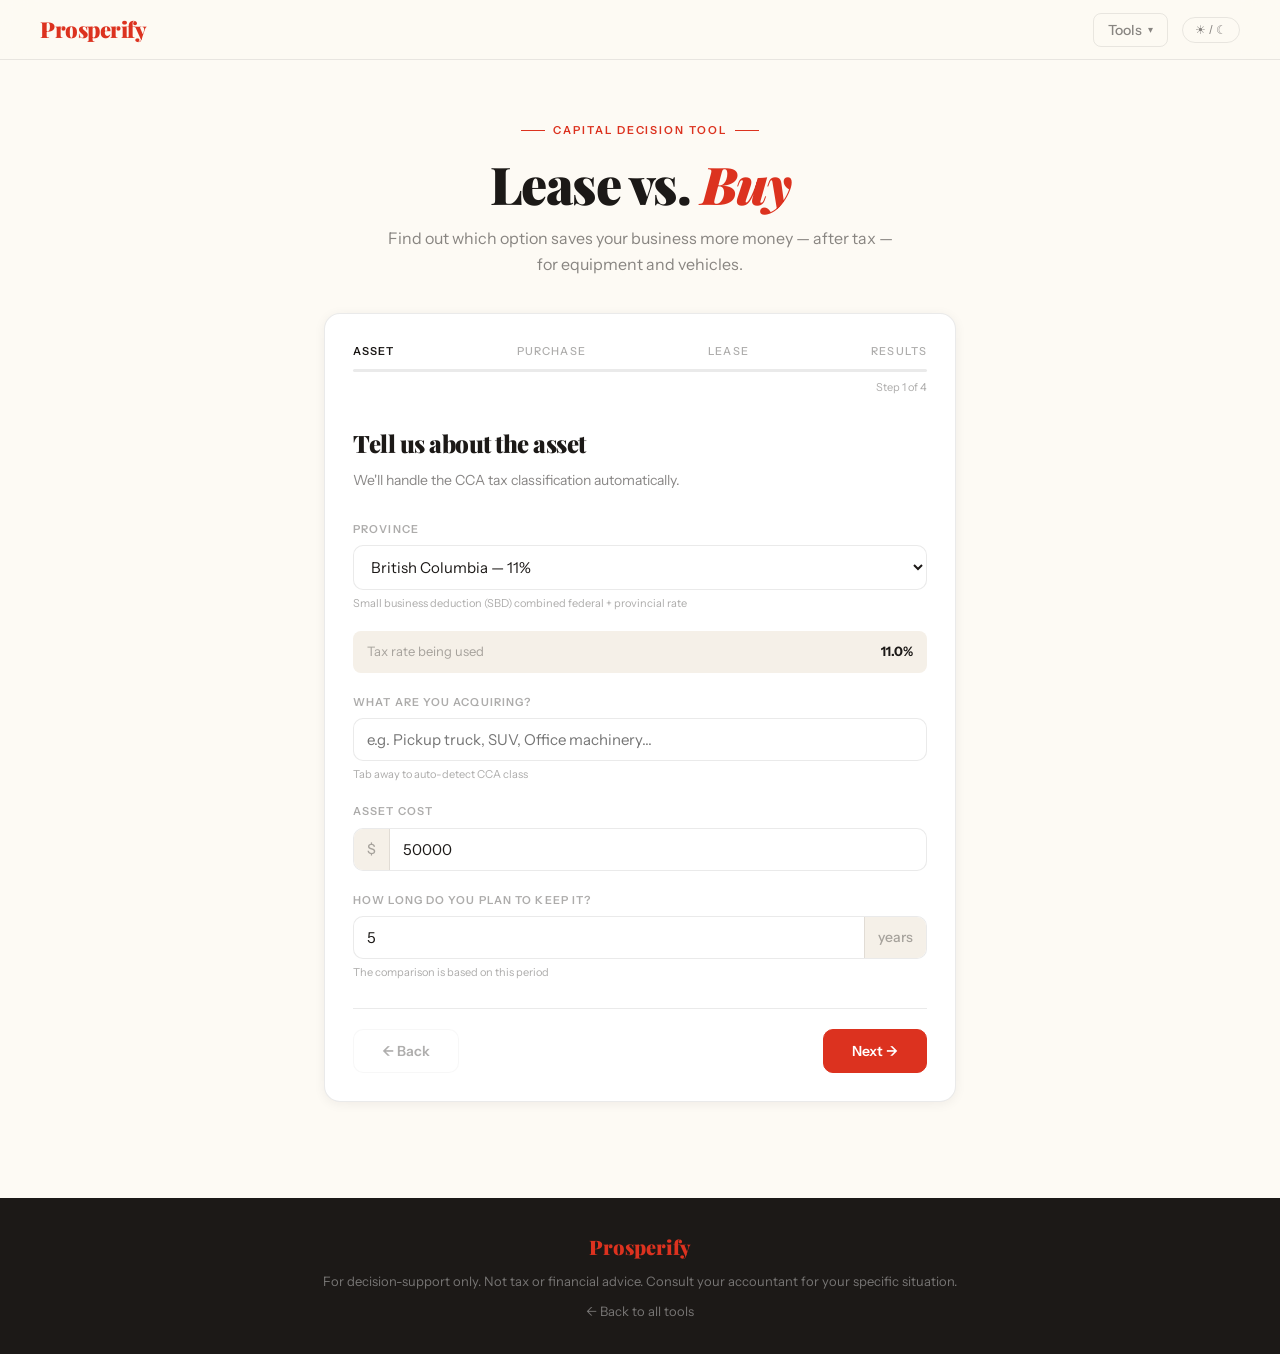
<file: prosperify-lease-vs-buy.html>
<!DOCTYPE html>
<html lang="en" data-theme="light">
<head>
<meta charset="UTF-8">
<meta name="viewport" content="width=device-width, initial-scale=1.0">
<title>Lease vs Buy Calculator — Prosperify</title>
<link rel="preconnect" href="https://fonts.googleapis.com">
<link rel="preconnect" href="https://fonts.gstatic.com" crossorigin>
<link href="https://fonts.googleapis.com/css2?family=Playfair+Display:ital,wght@0,700;0,900;1,700&family=Instrument+Sans:ital,wght@0,400;0,500;0,600;1,400&display=swap" rel="stylesheet">
<link rel="stylesheet" href="prosperify-theme.css">
<style>
:root {
  --bg:#FDFAF4; --bg-alt:#F5F0E8; --bg-card:#FFFFFF;
  --ink:#1C1917; --ink-mid:rgba(28,25,23,0.52); --ink-soft:rgba(28,25,23,0.36); --ink-faint:rgba(28,25,23,0.09);
  --red:#DC321F; --red-soft:rgba(220,50,31,0.07); --border:rgba(28,25,23,0.09);
  --green:#1E6B3C; --amber:#A0620A;
  --ease:cubic-bezier(0.22,1,0.36,1);
}
[data-theme="dark"] {
  --bg:#1C1917; --bg-alt:#242019; --bg-card:#2B2520;
  --ink:#FFF8EB; --ink-mid:rgba(255,248,235,0.52); --ink-soft:rgba(255,248,235,0.32); --ink-faint:rgba(255,248,235,0.08);
  --border:rgba(255,248,235,0.08);
}
*,*::before,*::after{box-sizing:border-box;margin:0;padding:0}
html{scroll-behavior:smooth}
body{font-family:'Instrument Sans',sans-serif;background:var(--bg);color:var(--ink);min-height:100vh;transition:background .3s var(--ease),color .3s var(--ease)}

/* NAV */
nav{position:sticky;top:0;z-index:100;display:flex;align-items:center;justify-content:space-between;padding:0 40px;height:60px;background:rgba(253,250,244,0.92);backdrop-filter:blur(16px);border-bottom:1px solid var(--border);transition:background .3s}
[data-theme="dark"] nav{background:rgba(28,25,23,0.92)}
.nav-logo{font-family:'Playfair Display',serif;font-weight:900;font-size:22px;color:var(--red);text-decoration:none;letter-spacing:-0.5px}
.nav-back{display:flex;align-items:center;gap:6px;font-size:13px;font-weight:500;color:var(--ink-mid);text-decoration:none;transition:color .2s}
.nav-back:hover{color:var(--red)}
.nav-right{display:flex;align-items:center;gap:16px}
.theme-btn{background:none;border:1px solid var(--border);border-radius:20px;padding:5px 12px;font-size:12px;color:var(--ink-mid);cursor:pointer;transition:all .2s}
.theme-btn:hover{border-color:var(--red);color:var(--red)}
.pro-badge{background:var(--bg-alt);color:var(--ink-mid);border:1px solid var(--border);border-radius:20px;padding:4px 10px;font-size:11px;font-weight:600;letter-spacing:.04em;text-transform:uppercase}

/* PAGE HEADER */
.page-header{max-width:780px;margin:0 auto;padding:52px 24px 36px;text-align:center}
.page-eyebrow{display:inline-flex;align-items:center;gap:8px;font-size:11px;letter-spacing:.18em;text-transform:uppercase;color:var(--red);margin-bottom:16px;font-weight:600}
.page-eyebrow::before,.page-eyebrow::after{content:'';display:block;width:24px;height:1px;background:var(--red)}
h1{font-family:'Playfair Display',serif;font-size:clamp(32px,5vw,52px);font-weight:900;letter-spacing:-1.5px;line-height:1.06;margin-bottom:14px}
h1 em{font-style:italic;color:var(--red)}
.page-sub{font-size:16px;color:var(--ink-mid);line-height:1.65;max-width:520px;margin:0 auto}

/* CONTAINER */
.container{max-width:680px;margin:0 auto;padding:0 24px 80px}

/* CARD */
.card{background:var(--bg-card);border:1px solid var(--border);border-radius:16px;padding:28px;margin-bottom:16px}

/* PROGRESS */
.progress-wrap{margin-bottom:28px}
.progress-labels{display:flex;justify-content:space-between;margin-bottom:8px}
.progress-label{font-size:11px;letter-spacing:.1em;text-transform:uppercase;color:var(--ink-soft);font-weight:500;transition:color .2s}
.progress-label.active{color:var(--ink);font-weight:600}
.progress-label.done{color:var(--red)}
.progress-track{height:3px;background:var(--ink-faint);border-radius:2px;position:relative;overflow:hidden}
.progress-fill{height:100%;background:var(--red);border-radius:2px;transition:width .4s var(--ease)}
.progress-step{font-size:11px;color:var(--ink-soft);text-align:right;margin-top:6px}

/* STEP HEADER */
.step-title{font-family:'Playfair Display',serif;font-size:24px;font-weight:900;letter-spacing:-0.5px;margin-bottom:6px}
.step-sub{font-size:14px;color:var(--ink-mid);margin-bottom:28px;line-height:1.6}

/* FORM FIELDS */
.field{margin-bottom:20px}
.field label{display:block;font-size:11px;letter-spacing:.1em;text-transform:uppercase;color:var(--ink-soft);font-weight:600;margin-bottom:7px}
.field-row{display:flex;align-items:stretch;border:1.5px solid var(--border);border-radius:10px;overflow:hidden;background:var(--bg-card);transition:border-color .2s}
.field-row:focus-within{border-color:var(--red)}
.field-pre,.field-suf{padding:0 13px;font-size:14px;color:var(--ink-soft);background:var(--bg-alt);display:flex;align-items:center;font-weight:500}
.field-pre{border-right:1px solid var(--border)}
.field-suf{border-left:1px solid var(--border)}
.field-row input,.field-row select{flex:1;padding:11px 13px;border:none;background:transparent;font-family:'Instrument Sans',sans-serif;font-size:15px;color:var(--ink);outline:none;width:100%}
.field-row select{cursor:pointer}
.field-note{font-size:11px;color:var(--ink-soft);margin-top:5px;line-height:1.5}

/* DETECTED CLASS */
.detected-box{background:var(--bg-alt);border:1px solid var(--border);border-radius:10px;padding:14px 16px;margin-bottom:20px}
.detected-label{font-size:10px;letter-spacing:.12em;text-transform:uppercase;color:var(--ink-soft);font-weight:600;margin-bottom:4px}
.detected-value{font-size:13px;font-weight:600;color:var(--ink);margin-bottom:10px}
.detected-box select{width:100%;padding:9px 11px;border:1px solid var(--border);border-radius:8px;background:var(--bg-card);font-family:'Instrument Sans',sans-serif;font-size:13px;color:var(--ink);outline:none;cursor:pointer}

/* ALERT BOXES */
.alert{border-radius:10px;padding:13px 15px;margin-bottom:20px;font-size:13px;line-height:1.6;display:flex;gap:10px}
.alert-amber{background:rgba(160,98,10,0.08);border:1px solid rgba(160,98,10,0.25);color:var(--amber)}
.alert-green{background:rgba(30,107,60,0.07);border:1px solid rgba(30,107,60,0.2);color:var(--green)}
.alert-icon{font-size:15px;flex-shrink:0;margin-top:1px}

/* INLINE CALC PREVIEW */
.calc-preview{background:var(--bg-alt);border-radius:10px;padding:16px 18px;margin-top:4px}
.calc-preview-label{font-size:10px;letter-spacing:.12em;text-transform:uppercase;color:var(--ink-soft);margin-bottom:4px}
.calc-preview-value{font-family:'Playfair Display',serif;font-size:28px;font-weight:900;color:var(--ink);line-height:1}
.calc-preview-sub{font-size:12px;color:var(--ink-soft);margin-top:3px}

/* CHECKBOX */
.check-row{display:flex;align-items:center;gap:11px;margin-bottom:20px;cursor:pointer;user-select:none}
.check-box{width:20px;height:20px;border:2px solid var(--border);border-radius:5px;flex-shrink:0;display:flex;align-items:center;justify-content:center;transition:all .2s;background:var(--bg-card)}
.check-box.checked{background:var(--red);border-color:var(--red)}
.check-box svg{width:11px;height:11px;fill:none;stroke:white;stroke-width:2.5;opacity:0;transition:opacity .15s}
.check-box.checked svg{opacity:1}
.check-label{font-size:14px;color:var(--ink)}

/* NAV BUTTONS */
.btn-row{display:flex;justify-content:space-between;margin-top:28px;padding-top:20px;border-top:1px solid var(--border)}
.btn{padding:12px 28px;border-radius:10px;font-family:'Instrument Sans',sans-serif;font-size:14px;font-weight:600;cursor:pointer;transition:all .2s;border:1.5px solid var(--border);color:var(--ink);background:var(--bg-card)}
.btn:hover{border-color:var(--ink)}
.btn:disabled{opacity:.35;cursor:not-allowed}
.btn-primary{background:var(--red);border-color:var(--red);color:white}
.btn-primary:hover{background:#C02D1A;border-color:#C02D1A}

/* RESULTS */
.verdict-card{border-radius:16px;padding:28px;margin-bottom:16px;border:2px solid}
.verdict-eyebrow{font-size:10px;letter-spacing:.2em;text-transform:uppercase;font-weight:700;margin-bottom:6px}
.verdict-saving{font-family:'Playfair Display',serif;font-size:46px;font-weight:900;line-height:1;margin-bottom:6px}
.verdict-sub{font-size:14px;color:var(--ink-mid);line-height:1.5}
.verdict-sub strong{color:var(--ink)}

.metrics-grid{display:grid;grid-template-columns:1fr 1fr;gap:12px;margin-bottom:16px}
.metric-card{background:var(--bg-card);border:1.5px solid var(--border);border-radius:12px;padding:16px 18px;transition:border-color .2s}
.metric-card.winner{border-color:currentColor}
.metric-label{font-size:10px;letter-spacing:.1em;text-transform:uppercase;color:var(--ink-soft);margin-bottom:5px}
.metric-value{font-family:'Playfair Display',serif;font-size:22px;font-weight:700}

/* EXPAND */
.expand-btn{width:100%;padding:12px;border:1.5px solid var(--border);border-radius:10px;background:var(--bg-card);font-family:'Instrument Sans',sans-serif;font-size:13px;font-weight:500;color:var(--ink-mid);cursor:pointer;transition:all .2s;margin-bottom:0}
.expand-btn:hover{border-color:var(--ink);color:var(--ink)}

.breakdown{background:var(--bg-alt);border-radius:12px;padding:20px;margin-top:12px}
.breakdown-section{margin-bottom:20px}
.breakdown-section:last-child{margin-bottom:0}
.breakdown-title{font-size:12px;font-weight:700;letter-spacing:.05em;text-transform:uppercase;color:var(--ink);margin-bottom:12px;padding-bottom:8px;border-bottom:1px solid var(--border)}
.breakdown-row{display:flex;justify-content:space-between;font-size:13px;margin-bottom:7px;align-items:baseline}
.breakdown-row span:first-child{color:var(--ink-mid)}
.breakdown-row span:last-child{font-weight:500}
.breakdown-row.total{border-top:1px solid var(--border);padding-top:8px;margin-top:4px;font-weight:700;font-size:14px}
.breakdown-row.total span:first-child{color:var(--ink)}
.assumptions{font-size:12px;color:var(--ink-soft);line-height:1.7;padding-top:16px;border-top:1px solid var(--border);margin-top:16px}
.assumptions strong{color:var(--ink-mid)}

/* RESTART */
.restart-btn{width:100%;margin-top:12px;padding:12px;border-radius:10px;border:1.5px solid var(--border);background:none;font-family:'Instrument Sans',sans-serif;font-size:13px;color:var(--ink-soft);cursor:pointer;transition:all .2s}
.restart-btn:hover{border-color:var(--ink);color:var(--ink)}

/* FOOTER */
footer{background:var(--ink);color:rgba(255,255,255,0.4);padding:32px 40px;text-align:center;font-size:13px}
footer a{color:rgba(255,255,255,0.4);text-decoration:none}
footer a:hover{color:white}
.footer-brand{font-family:'Playfair Display',serif;font-size:20px;font-weight:900;color:var(--red);margin-bottom:8px}

@media(max-width:600px){
  nav{padding:0 16px}
  .page-header{padding:36px 16px 24px}
  .container{padding:0 16px 60px}
  .metrics-grid{grid-template-columns:1fr}
  .verdict-saving{font-size:36px}
}
</style>
</head>
<body>

<!-- SHARED NAV -->
<nav id="prosperify-nav"></nav>

<!-- PAGE HEADER -->
<div class="page-header">
  <div class="page-eyebrow">Capital Decision Tool</div>
  <h1>Lease vs. <em>Buy</em></h1>
  <p class="page-sub">Find out which option saves your business more money — after tax — for equipment and vehicles.</p>
</div>

<!-- MAIN -->
<div class="container">
  <div class="card" id="wizardCard">

    <!-- PROGRESS -->
    <div class="progress-wrap">
      <div class="progress-labels">
        <span class="progress-label active" id="lbl0">Asset</span>
        <span class="progress-label" id="lbl1">Purchase</span>
        <span class="progress-label" id="lbl2">Lease</span>
        <span class="progress-label" id="lbl3">Results</span>
      </div>
      <div class="progress-track"><div class="progress-fill" id="progressFill" style="width:0%"></div></div>
      <div class="progress-step" id="progressStep">Step 1 of 4</div>
    </div>

    <!-- STEPS -->
    <div id="step0">
      <div class="step-title">Tell us about the asset</div>
      <div class="step-sub">We'll handle the CCA tax classification automatically.</div>

      <!-- Province -->
      <div class="field" id="regionField">
        <label>Province</label>
        <div class="field-row">
          <select id="regionSelect" onchange="updateRegion()"></select>
        </div>
        <div class="field-note">Small business deduction (SBD) combined federal + provincial rate</div>
      </div>

      <div style="background:var(--bg-alt);border-radius:8px;padding:10px 14px;margin-bottom:20px;display:flex;justify-content:space-between;font-size:13px">
        <span style="color:var(--ink-soft)">Tax rate being used</span>
        <strong id="taxRateDisplay">12.2%</strong>
      </div>

      <div class="field">
        <label>What are you acquiring?</label>
        <div class="field-row"><input type="text" id="assetDesc" placeholder="e.g. Pickup truck, SUV, Office machinery…" onblur="detectClass()"></div>
        <div class="field-note">Tab away to auto-detect CCA class</div>
      </div>

      <div id="detectedClassBox" style="display:none" class="detected-box">
        <div class="detected-label">Detected Tax Class</div>
        <div class="detected-value" id="detectedClassLabel"></div>
        <div class="detected-label" style="margin-top:8px">Override if needed</div>
        <select id="classOverride" onchange="applyClassOverride()"></select>
      </div>

      <div class="field">
        <label>Asset Cost</label>
        <div class="field-row"><div class="field-pre">$</div><input type="number" id="assetCost" value="50000" min="0" onchange="onCostChange()"></div>
      </div>

      <div id="thresholdSection" style="display:none">
        <div class="field">
          <label>CRA Passenger Vehicle Cost Limit</label>
          <div class="field-row"><div class="field-pre">$</div><input type="number" id="class10Threshold" value="37000" min="0" onchange="onThresholdChange()"></div>
          <div class="field-note">CRA 2024 limit: $37,000. Vehicles above this are Class 10.1 — only this amount is depreciable.</div>
        </div>
        <div id="thresholdAlert"></div>
      </div>

      <div class="field">
        <label>How long do you plan to keep it?</label>
        <div class="field-row"><input type="number" id="holdYears" value="5" min="1" max="30"><div class="field-suf">years</div></div>
        <div class="field-note">The comparison is based on this period</div>
      </div>

      <div class="btn-row">
        <button class="btn" disabled>← Back</button>
        <button class="btn btn-primary" onclick="goTo(1)">Next →</button>
      </div>
    </div>

    <!-- STEP 1: BUY -->
    <div id="step1" style="display:none">
      <div class="step-title">Purchase scenario</div>
      <div class="step-sub">Enter your financing terms if you were to buy the asset outright.</div>

      <div class="field">
        <label>Down Payment</label>
        <div class="field-row"><div class="field-pre">$</div><input type="number" id="downPayment" value="10000" min="0"></div>
      </div>
      <div class="field">
        <label>Loan Interest Rate</label>
        <div class="field-row"><input type="number" id="loanRate" value="6.5" step="0.1" min="0"><div class="field-suf">%</div></div>
      </div>
      <div class="field">
        <label>Loan Term</label>
        <div class="field-row"><input type="number" id="loanTerm" value="60" min="1"><div class="field-suf">months</div></div>
      </div>

      <div class="calc-preview" id="monthlyPaymentPreview">
        <div class="calc-preview-label">Estimated monthly payment</div>
        <div class="calc-preview-value" id="monthlyPaymentVal">—</div>
        <div class="calc-preview-sub" id="monthlyPaymentSub"></div>
      </div>

      <div class="btn-row">
        <button class="btn" onclick="goTo(0)">← Back</button>
        <button class="btn btn-primary" onclick="goTo(2)">Next →</button>
      </div>
    </div>

    <!-- STEP 2: LEASE -->
    <div id="step2" style="display:none">
      <div class="step-title">Lease scenario</div>
      <div class="step-sub">Enter the terms of the lease you're considering.</div>

      <div class="field">
        <label>Monthly Lease Payment</label>
        <div class="field-row"><div class="field-pre">$</div><input type="number" id="monthlyLease" value="900" min="0" onchange="checkLeaseCap()"></div>
      </div>
      <div class="field">
        <label>Lease Term</label>
        <div class="field-row"><input type="number" id="leaseTerm" value="48" min="1"><div class="field-suf">months</div></div>
      </div>
      <div class="field">
        <label>Security Deposit</label>
        <div class="field-row"><div class="field-pre">$</div><input type="number" id="leaseDeposit" value="2000" min="0"></div>
      </div>

      <div id="leaseCapField" style="display:none">
        <div class="field">
          <label>CRA Monthly Lease Deduction Cap</label>
          <div class="field-row"><div class="field-pre">$</div><input type="number" id="leaseCap" value="1100" min="0" onchange="checkLeaseCap()"></div>
          <div class="field-note">Class 10.1 vehicles only. CRA 2024 limit: $1,100/mo. Update if CRA rules change.</div>
        </div>
        <div id="leaseCapAlert"></div>
      </div>

      <div class="check-row" onclick="toggleBuyout()">
        <div class="check-box" id="buyoutCheck">
          <svg viewBox="0 0 12 12"><polyline points="2,6 5,9 10,3"/></svg>
        </div>
        <span class="check-label">Include end-of-lease buyout option</span>
      </div>

      <div id="buyoutField" style="display:none" class="field">
        <label>Buyout Option Price</label>
        <div class="field-row"><div class="field-pre">$</div><input type="number" id="buyoutPrice" value="10000" min="0"></div>
      </div>

      <div class="btn-row">
        <button class="btn" onclick="goTo(1)">← Back</button>
        <button class="btn btn-primary" onclick="calcAndShow()">See Results →</button>
      </div>
    </div>

    <!-- STEP 3: RESULTS -->
    <div id="step3" style="display:none">
      <div class="step-title">CFO Summary</div>
      <div class="step-sub" id="resultsSub"></div>

      <!-- VERDICT -->
      <div class="verdict-card" id="verdictCard">
        <div class="verdict-eyebrow" id="verdictEyebrow"></div>
        <div class="verdict-saving" id="verdictSaving"></div>
        <div class="verdict-sub" id="verdictSub"></div>
      </div>

      <!-- 4 KEY METRICS -->
      <div class="metrics-grid">
        <div class="metric-card" id="metricBuy">
          <div class="metric-label">Buy — after-tax cost</div>
          <div class="metric-value" id="metricBuyVal"></div>
        </div>
        <div class="metric-card" id="metricLease">
          <div class="metric-label">Lease — after-tax cost</div>
          <div class="metric-value" id="metricLeaseVal"></div>
        </div>
        <div class="metric-card">
          <div class="metric-label">Buy monthly payment</div>
          <div class="metric-value" id="metricBuyMonthly"></div>
        </div>
        <div class="metric-card">
          <div class="metric-label">Lease monthly payment</div>
          <div class="metric-value" id="metricLeaseMonthly"></div>
        </div>
      </div>

      <!-- EXPAND -->
      <button class="expand-btn" id="expandBtn" onclick="toggleBreakdown()">▼ Show Full Breakdown</button>

      <div id="breakdownPanel" style="display:none">
        <div class="breakdown">
          <div class="breakdown-section">
            <div class="breakdown-title">Purchase</div>
            <div class="breakdown-row"><span>Down Payment</span><span id="bdDownPayment"></span></div>
            <div class="breakdown-row"><span id="bdLoanLabel">Loan Payments</span><span id="bdLoanPayments"></span></div>
            <div class="breakdown-row"><span id="bdTaxLabel">Tax Savings</span><span id="bdTaxSavings" style="color:var(--green)"></span></div>
            <div class="breakdown-row total"><span>After-Tax Cost</span><span id="bdBuyTotal"></span></div>
          </div>
          <div class="breakdown-section">
            <div class="breakdown-title">Lease</div>
            <div class="breakdown-row"><span>Security Deposit</span><span id="bdDeposit"></span></div>
            <div class="breakdown-row"><span id="bdLeasePayLabel">Lease Payments</span><span id="bdLeasePayments"></span></div>
            <div class="breakdown-row"><span>Lease Tax Savings</span><span id="bdLeaseTax" style="color:var(--green)"></span></div>
            <div class="breakdown-row" id="bdBuyoutRow" style="display:none"><span>Buyout Cost</span><span id="bdBuyoutVal"></span></div>
            <div class="breakdown-row total"><span>After-Tax Cost</span><span id="bdLeaseTotal"></span></div>
          </div>
          <div class="assumptions" id="assumptionsText"></div>
        </div>
      </div>

      <button class="restart-btn" onclick="restart()">← Start Over</button>
    </div>

  </div>
</div>

<!-- FOOTER -->
<footer class="prosperify-footer">
  <div class="footer-brand">Prosperify</div>
  <p>For decision-support only. Not tax or financial advice. Consult your accountant for your specific situation.</p>
  <p style="margin-top:8px"><a href="index.html">← Back to all tools</a></p>
</footer>

<script>
// ── DATA ──────────────────────────────────────────────────────────
const CA_PROVINCES = [
  {label:"British Columbia",rate:11.0},{label:"Alberta",rate:11.0},
  {label:"Saskatchewan",rate:11.0},{label:"Manitoba",rate:11.0},
  {label:"Ontario",rate:12.2},{label:"Quebec",rate:13.0},
  {label:"New Brunswick",rate:11.5},{label:"Nova Scotia",rate:12.5},
  {label:"PEI",rate:10.5},{label:"Newfoundland & Labrador",rate:12.0},
  {label:"Northwest Territories",rate:11.0},{label:"Nunavut",rate:11.0},
  {label:"Yukon",rate:11.0}
];
const CCA_CLASSES = {
  "10":  {rate:0.30,label:"Class 10 — Vehicles & Trucks (30%)"},
  "10.1":{rate:0.30,label:"Class 10.1 — Passenger Vehicles over cost limit (30%)"},
  "8":   {rate:0.20,label:"Class 8 — Machinery & Equipment (20%)"},
  "12":  {rate:1.00,label:"Class 12 — Small Tools & Software (100%)"},
  "43":  {rate:0.30,label:"Class 43 — Manufacturing Equipment (30%)"}
};
const PASSENGER_KW = ["car","sedan","suv","coupe","hatchback","convertible","passenger vehicle","automobile"];
const COMMERCIAL_KW = ["pickup truck","truck","van","cargo van","delivery vehicle","work truck","fleet vehicle"];
const OTHER_KW = {"machinery":"8","heavy equipment":"8","computer":"8","laptop":"8","server":"8","office equipment":"8","manufacturing equipment":"43","production equipment":"43","software":"12","tools":"12","small tools":"12"};

// ── STATE ─────────────────────────────────────────────────────────
const country = "CA";
let taxRate = 11.0; // BC default
let isPassengerVehicle = false;
let detectedCls = null;
let overrideCls = null;
let exerciseBuyout = false;
let breakdownOpen = false;
let currentStep = 0;

// ── HELPERS ───────────────────────────────────────────────────────
function fmt$(n){if(!isFinite(n)||isNaN(n))return"—";const s=n<0?"-":"";return s+"$"+Math.abs(Math.round(n)).toLocaleString("en-CA")}
function fmtPct(n,d=1){return n.toFixed(d)+"%"}
function getVal(id){return parseFloat(document.getElementById(id).value)||0}
function getStr(id){return document.getElementById(id).value.trim()}

function effectiveClass(){return overrideCls||detectedCls||"8"}
function getCCAInfo(){return CCA_CLASSES[effectiveClass()]}
function showLeaseCap(){return country==="CA"&&effectiveClass()==="10.1"}

// ── REGION ───────────────────────────────────────────────────────
function populateRegion(){
  const sel=document.getElementById("regionSelect");
  sel.innerHTML=CA_PROVINCES.map(p=>`<option value="${p.rate}">${p.label} — ${p.rate}%</option>`).join("");
  sel.value="11"; // BC default
  updateRegion();
}

function updateRegion(){
  taxRate=parseFloat(document.getElementById("regionSelect").value);
  document.getElementById("taxRateDisplay").textContent=fmtPct(taxRate);
  updateMonthlyPreview();
}

// ── ASSET DETECTION ───────────────────────────────────────────────
function detectClass(){
  const desc=getStr("assetDesc").toLowerCase();
  if(!desc){detectedCls=null;overrideCls=null;isPassengerVehicle=false;updateClassUI();return}

  for(const kw of COMMERCIAL_KW){if(desc.includes(kw)){detectedCls="10";isPassengerVehicle=false;updateClassUI();return}}
  for(const kw of PASSENGER_KW){if(desc.includes(kw)){isPassengerVehicle=true;checkCostThreshold();return}}
  for(const[kw,cls] of Object.entries(OTHER_KW)){if(desc.includes(kw)){detectedCls=cls;isPassengerVehicle=false;updateClassUI();return}}
  detectedCls="8";isPassengerVehicle=false;updateClassUI();
}

function checkCostThreshold(){
  const cost=getVal("assetCost");
  const thresh=getVal("class10Threshold")||37000;
  detectedCls=cost>thresh?"10.1":"10";
  overrideCls=null;
  updateClassUI();
}

function onCostChange(){
  if(isPassengerVehicle&&country==="CA")checkCostThreshold();
  updateMonthlyPreview();
  updateThresholdAlert();
}

function onThresholdChange(){
  if(isPassengerVehicle&&country==="CA")checkCostThreshold();
  updateThresholdAlert();
}

function updateClassUI(){
  const show=country==="CA"&&detectedCls!==null;
  document.getElementById("detectedClassBox").style.display=show?"block":"none";
  document.getElementById("thresholdSection").style.display=(show&&isPassengerVehicle)?"block":"none";

  if(show){
    const cls=effectiveClass();
    document.getElementById("detectedClassLabel").textContent=CCA_CLASSES[cls]?.label||cls;
    const sel=document.getElementById("classOverride");
    sel.innerHTML=Object.entries(CCA_CLASSES).map(([k,v])=>`<option value="${k}"${k===cls?" selected":""}>${v.label}</option>`).join("");
  }
  updateThresholdAlert();
  checkLeaseCap();
}

function applyClassOverride(){
  overrideCls=document.getElementById("classOverride").value;
  document.getElementById("detectedClassLabel").textContent=CCA_CLASSES[overrideCls]?.label||overrideCls;
  checkLeaseCap();
}

function updateThresholdAlert(){
  const box=document.getElementById("thresholdAlert");
  if(!isPassengerVehicle||!detectedCls||country!=="CA"){box.innerHTML="";return}
  const cost=getVal("assetCost");
  const thresh=getVal("class10Threshold")||37000;
  if(effectiveClass()==="10.1"){
    const lost=cost-thresh;
    box.innerHTML=`<div class="alert alert-amber"><span class="alert-icon">⚠</span><div><strong>Class 10.1 applies.</strong> Your vehicle costs ${fmt$(cost)}, which is ${fmt$(lost)} over the CRA limit. CCA can only be claimed on ${fmt$(thresh)} — you <strong>cannot depreciate ${fmt$(lost)}</strong> of the purchase price.</div></div>`;
  } else {
    box.innerHTML=`<div class="alert alert-green"><span class="alert-icon">✓</span><div><strong>Class 10 applies.</strong> Vehicle cost is under the CRA limit — the full ${fmt$(cost)} is eligible for CCA.</div></div>`;
  }
}

// ── LEASE CAP ────────────────────────────────────────────────────
function checkLeaseCap(){
  document.getElementById("leaseCapField").style.display=showLeaseCap()?"block":"none";
  const alertBox=document.getElementById("leaseCapAlert");
  if(!showLeaseCap()){alertBox.innerHTML="";return}
  const monthly=getVal("monthlyLease");
  const cap=getVal("leaseCap")||1100;
  if(monthly>cap){
    alertBox.innerHTML=`<div class="alert alert-amber"><span class="alert-icon">⚠</span><div>Your monthly payment exceeds the CRA deduction cap of ${fmt$(cap)}/mo. Only ${fmt$(cap)}/mo is tax-deductible.</div></div>`;
  } else {
    alertBox.innerHTML="";
  }
}

// ── MONTHLY PAYMENT PREVIEW ───────────────────────────────────────
function updateMonthlyPreview(){
  const loan=getVal("assetCost")-getVal("downPayment");
  const mr=getVal("loanRate")/100/12;
  const n=getVal("loanTerm")||60;
  const mp=mr>0?loan*(mr*Math.pow(1+mr,n))/(Math.pow(1+mr,n)-1):loan/n;
  document.getElementById("monthlyPaymentVal").textContent=fmt$(mp)+"/mo";
  document.getElementById("monthlyPaymentSub").textContent="Total interest: "+fmt$(mp*n-loan);
}

// ── BUYOUT TOGGLE ─────────────────────────────────────────────────
function toggleBuyout(){
  exerciseBuyout=!exerciseBuyout;
  document.getElementById("buyoutCheck").classList.toggle("checked",exerciseBuyout);
  document.getElementById("buyoutField").style.display=exerciseBuyout?"block":"none";
}

// ── STEP NAVIGATION ───────────────────────────────────────────────
function goTo(n){
  document.getElementById("step"+currentStep).style.display="none";
  currentStep=n;
  document.getElementById("step"+n).style.display="block";
  updateProgress();
  if(n===1)updateMonthlyPreview();
  window.scrollTo({top:0,behavior:"smooth"});
}

function updateProgress(){
  const pct=currentStep===3?100:(currentStep/(4-1))*100;
  document.getElementById("progressFill").style.width=pct+"%";
  document.getElementById("progressStep").textContent="Step "+(currentStep+1)+" of 4";
  ["lbl0","lbl1","lbl2","lbl3"].forEach((id,i)=>{
    const el=document.getElementById(id);
    el.classList.toggle("active",i===currentStep);
    el.classList.toggle("done",i<currentStep);
  });
}

function restart(){
  breakdownOpen=false;
  document.getElementById("breakdownPanel").style.display="none";
  document.getElementById("expandBtn").textContent="▼ Show Full Breakdown";
  goTo(0);
}

// ── CALCULATIONS ─────────────────────────────────────────────────
function calcAndShow(){
  const tr=taxRate/100;
  const holdYrs=getVal("holdYears")||5;
  const holdMo=holdYrs*12;
  const cost=getVal("assetCost");
  const down=getVal("downPayment");
  const loanAmt=cost-down;
  const mr=getVal("loanRate")/100/12;
  const n=getVal("loanTerm")||60;
  const mp=mr>0?loanAmt*(mr*Math.pow(1+mr,n))/(Math.pow(1+mr,n)-1):loanAmt/n;
  const payMo=Math.min(n,holdMo);

  // BUY tax savings — CCA declining balance
  let buyTaxSavings=0;
  const cls=effectiveClass();
  const thresh=getVal("class10Threshold")||37000;
  const ccaBase=cls==="10.1"?Math.min(cost,thresh):cost;
  let ucc=ccaBase;
  const rate=CCA_CLASSES[cls]?.rate||0.2;
  for(let y=1;y<=holdYrs;y++){
    const cca=y===1?ucc*rate*0.5:ucc*rate;
    buyTaxSavings+=cca*tr;
    ucc-=cca;
    if(ucc<50)break;
  }

  const totalBuyCash=down+mp*payMo;
  const buyAfterTax=totalBuyCash-buyTaxSavings;

  // LEASE
  const monthly=getVal("monthlyLease");
  const lTerm=getVal("leaseTerm")||48;
  const deposit=getVal("leaseDeposit");
  const lMo=Math.min(lTerm,holdMo);
  const effMonthly=showLeaseCap()&&monthly>(getVal("leaseCap")||1100)?(getVal("leaseCap")||1100):monthly;
  const leaseTaxSavings=effMonthly*lMo*tr;
  const buyoutCost=(exerciseBuyout&&lTerm<=holdMo)?getVal("buyoutPrice"):0;
  const leaseAfterTax=deposit+monthly*lMo-leaseTaxSavings+buyoutCost;

  const winner=buyAfterTax<=leaseAfterTax?"BUY":"LEASE";
  const saving=Math.abs(leaseAfterTax-buyAfterTax);
  const savingPerYear=saving/holdYrs;

  renderResults({winner,saving,savingPerYear,holdYrs,buyAfterTax,leaseAfterTax,mp,monthly,
    down,payMo,buyTaxSavings,deposit,lMo,leaseTaxSavings,buyoutCost,cls,thresh,cost,tr});
  goTo(3);
}

function renderResults(r){
  const winColor=r.winner==="BUY"?"var(--green)":"var(--amber)";

  document.getElementById("resultsSub").textContent=`After-tax cost comparison over ${r.holdYrs} year${r.holdYrs!==1?"s":""}.`;

  // Verdict
  const vc=document.getElementById("verdictCard");
  vc.style.borderColor=winColor;
  vc.style.background=r.winner==="BUY"?"rgba(30,107,60,0.06)":"rgba(160,98,10,0.06)";
  document.getElementById("verdictEyebrow").style.color=winColor;
  document.getElementById("verdictEyebrow").textContent=(r.winner==="BUY"?"Buying":"Leasing")+" saves you";
  document.getElementById("verdictSaving").style.color=winColor;
  document.getElementById("verdictSaving").textContent=fmt$(r.saving);
  document.getElementById("verdictSub").innerHTML=`over ${r.holdYrs} year${r.holdYrs!==1?"s":""} &nbsp;·&nbsp; <strong>${fmt$(r.savingPerYear)}/yr</strong> on average`;

  // Metrics
  const mBuy=document.getElementById("metricBuy");
  const mLease=document.getElementById("metricLease");
  mBuy.style.borderColor=r.winner==="BUY"?winColor:"var(--border)";
  mBuy.style.color=r.winner==="BUY"?winColor:"var(--ink)";
  mLease.style.borderColor=r.winner==="LEASE"?winColor:"var(--border)";
  mLease.style.color=r.winner==="LEASE"?winColor:"var(--ink)";
  document.getElementById("metricBuyVal").style.color=r.winner==="BUY"?winColor:"var(--ink)";
  document.getElementById("metricLeaseVal").style.color=r.winner==="LEASE"?winColor:"var(--ink)";
  document.getElementById("metricBuyVal").textContent=fmt$(r.buyAfterTax);
  document.getElementById("metricLeaseVal").textContent=fmt$(r.leaseAfterTax);
  document.getElementById("metricBuyMonthly").textContent=fmt$(r.mp)+"/mo";
  document.getElementById("metricLeaseMonthly").textContent=fmt$(r.monthly)+"/mo";

  // Breakdown
  document.getElementById("bdDownPayment").textContent=fmt$(r.down);
  document.getElementById("bdLoanLabel").textContent=`Loan Payments (${r.payMo} mo)`;
  document.getElementById("bdLoanPayments").textContent=fmt$(r.mp*r.payMo);
  document.getElementById("bdTaxLabel").textContent=`CCA Tax Savings (${r.holdYrs} yrs)`;
  document.getElementById("bdTaxSavings").textContent="−"+fmt$(r.buyTaxSavings);
  document.getElementById("bdBuyTotal").textContent=fmt$(r.buyAfterTax);
  document.getElementById("bdBuyTotal").style.color=r.winner==="BUY"?winColor:"var(--ink)";
  document.getElementById("bdDeposit").textContent=fmt$(r.deposit);
  document.getElementById("bdLeasePayLabel").textContent=`Lease Payments (${r.lMo} mo)`;
  document.getElementById("bdLeasePayments").textContent=fmt$(r.monthly*r.lMo);
  document.getElementById("bdLeaseTax").textContent="−"+fmt$(r.leaseTaxSavings);
  const bdBuyoutRow=document.getElementById("bdBuyoutRow");
  if(r.buyoutCost>0){bdBuyoutRow.style.display="flex";document.getElementById("bdBuyoutVal").textContent=fmt$(r.buyoutCost)}else{bdBuyoutRow.style.display="none"}
  document.getElementById("bdLeaseTotal").textContent=fmt$(r.leaseAfterTax);
  document.getElementById("bdLeaseTotal").style.color=r.winner==="LEASE"?winColor:"var(--ink)";

  // Assumptions
  const reg=document.getElementById("regionSelect").options[document.getElementById("regionSelect").selectedIndex].text.split("—")[0].trim();
  let assumText=`<strong>Tax rate:</strong> ${taxRate.toFixed(1)}% (${reg} SBD rate)<br>`;
  assumText+=`<strong>CCA:</strong> Class ${r.cls} · ${(CCA_CLASSES[r.cls]?.rate||0)*100}% declining balance · Half-year rule applied Year 1`;
  if(r.cls==="10.1")assumText+=` · CCA base capped at ${fmt$(r.thresh)} (${fmt$(r.cost-r.thresh)} not depreciable)`;
  if(showLeaseCap()&&r.monthly>(getVal("leaseCap")||1100))assumText+=`<br><strong>Lease cap:</strong> Deduction capped at ${fmt$(getVal("leaseCap")||1100)}/mo per CRA Class 10.1 rules`;
  assumText+=`<br><br><em>For decision-support only. Not tax or financial advice. Consult your accountant.</em>`;
  document.getElementById("assumptionsText").innerHTML=assumText;
}

function toggleBreakdown(){
  breakdownOpen=!breakdownOpen;
  document.getElementById("breakdownPanel").style.display=breakdownOpen?"block":"none";
  document.getElementById("expandBtn").textContent=breakdownOpen?"▲ Hide Full Breakdown":"▼ Show Full Breakdown";
}

// ── INIT ──────────────────────────────────────────────────────────
populateRegion();
updateMonthlyPreview();
</script>
<script src="prosperify-tools.js"></script>
<script>renderProsperifyNav("lease-vs-buy");</script>
</body>
</html>
</file>
<file: prosperify-theme.css>
/* ============================================================================
   PROSPERIFY — SHARED DESIGN SYSTEM
   ----------------------------------------------------------------------------
   One stylesheet, linked by every page. Change a colour or font here and it
   updates everywhere. New tools inherit the whole look for free.
   ============================================================================ */

/* ── DESIGN TOKENS ────────────────────────────────────────────────────────── */
:root {
  --bg:#FDFAF4; --bg-alt:#F5F0E8; --bg-card:#FFFFFF;
  --ink:#1C1917; --ink-mid:rgba(28,25,23,0.52); --ink-soft:rgba(28,25,23,0.36); --ink-faint:rgba(28,25,23,0.09);
  --red:#DC321F; --red-soft:rgba(220,50,31,0.07); --red-mid:rgba(220,50,31,0.18);
  --green:#1E6B3C; --amber:#A0620A; --blue:#4A6FA0;
  --border:rgba(28,25,23,0.09);
  --shadow-sm:0 2px 12px rgba(28,25,23,0.06);
  --shadow-md:0 8px 32px rgba(28,25,23,0.09);
  --shadow-lg:0 20px 56px rgba(28,25,23,0.13);
  --ease:cubic-bezier(0.22,1,0.36,1);
  --ease-spring:cubic-bezier(0.34,1.56,0.64,1);
}
[data-theme="dark"] {
  --bg:#1C1917; --bg-alt:#242019; --bg-card:#2B2520;
  --ink:#FFF8EB; --ink-mid:rgba(255,248,235,0.52); --ink-soft:rgba(255,248,235,0.32); --ink-faint:rgba(255,248,235,0.08);
  --border:rgba(255,248,235,0.08);
  --shadow-sm:0 2px 12px rgba(0,0,0,0.3);
  --shadow-md:0 8px 32px rgba(0,0,0,0.35);
  --shadow-lg:0 20px 56px rgba(0,0,0,0.5);
}

/* ── RESET ────────────────────────────────────────────────────────────────── */
*,*::before,*::after{box-sizing:border-box;margin:0;padding:0}
html{scroll-behavior:smooth}
body{
  font-family:'Instrument Sans',sans-serif;
  background:var(--bg); color:var(--ink);
  min-height:100vh; line-height:1.65;
  transition:background .3s var(--ease),color .3s var(--ease);
}

/* ── SHARED NAV + TOOLS DROPDOWN ──────────────────────────────────────────── */
nav#prosperify-nav{
  position:sticky; top:0; z-index:300;
  display:flex; align-items:center; justify-content:space-between;
  padding:0 40px; height:60px;
  background:rgba(253,250,244,0.92);
  backdrop-filter:blur(16px) saturate(1.4); -webkit-backdrop-filter:blur(16px) saturate(1.4);
  border-bottom:1px solid var(--border);
  transition:background .3s,border-color .3s;
}
[data-theme="dark"] nav#prosperify-nav{background:rgba(28,25,23,0.92)}
nav#prosperify-nav .nav-logo{
  font-family:'Playfair Display',serif; font-weight:900; font-size:22px;
  color:var(--red); text-decoration:none; letter-spacing:-0.5px; flex-shrink:0;
}
nav#prosperify-nav .nav-right{display:flex; align-items:center; gap:14px}

.tools-dd{position:relative}
.tools-dd-btn{
  display:inline-flex; align-items:center; gap:6px;
  font-family:'Instrument Sans',sans-serif; font-size:14px; font-weight:500;
  color:var(--ink-mid); background:none; border:1px solid var(--border);
  border-radius:8px; padding:7px 14px; cursor:pointer; transition:all .2s;
}
.tools-dd-btn:hover{color:var(--ink); border-color:var(--ink-mid)}
.dd-caret{font-size:10px; transition:transform .25s var(--ease)}
.tools-dd.open .dd-caret{transform:rotate(180deg)}
.tools-dd.open .tools-dd-btn{color:var(--ink); border-color:var(--red)}

.tools-dd-menu{
  position:absolute; top:calc(100% + 8px); right:0;
  width:330px; max-height:74vh; overflow-y:auto;
  background:var(--bg-card); border:1px solid var(--border);
  border-radius:14px; box-shadow:var(--shadow-lg);
  padding:8px; opacity:0; visibility:hidden;
  transform:translateY(-8px) scale(0.98); transform-origin:top right;
  transition:opacity .2s var(--ease),transform .2s var(--ease),visibility .2s;
}
.tools-dd.open .tools-dd-menu{opacity:1; visibility:visible; transform:translateY(0) scale(1)}
.pd-group-label{
  font-size:10px; letter-spacing:.14em; text-transform:uppercase;
  color:var(--ink-soft); font-weight:700; padding:8px 12px 5px;
}
.pd-item{
  display:flex; align-items:center; gap:11px;
  padding:9px 12px; border-radius:9px; text-decoration:none;
  color:var(--ink); transition:background .15s;
}
.pd-item:hover{background:var(--bg-alt)}
.pd-item.current{background:var(--red-soft)}
.pd-item.current .pd-name{color:var(--red); font-weight:600}
.pd-item[aria-disabled="true"]{opacity:.5}
.pd-ico{font-size:17px; width:22px; text-align:center; flex-shrink:0}
.pd-name{font-size:13.5px; font-weight:500; flex:1; line-height:1.3}
.pd-soon,.pd-free{
  font-size:9px; font-weight:700; letter-spacing:.06em; text-transform:uppercase;
  padding:2px 7px; border-radius:10px; flex-shrink:0;
}
.pd-soon{background:var(--bg-alt); color:var(--ink-soft); border:1px solid var(--border)}
.pd-free{background:rgba(30,107,60,.09); color:var(--green); border:1px solid rgba(30,107,60,.18)}
.pd-divider{height:1px; background:var(--border); margin:6px 8px}
.pd-all .pd-name{color:var(--ink-mid); font-weight:600}

.theme-btn{
  background:none; border:1px solid var(--border); border-radius:20px;
  padding:5px 12px; font-size:12px; color:var(--ink-mid);
  cursor:pointer; transition:all .2s; flex-shrink:0;
}
.theme-btn:hover{border-color:var(--red); color:var(--red)}

/* small tier pill some tool headers use */
.tier-badge{
  background:var(--red-soft); color:var(--red);
  border:1px solid var(--red-mid); border-radius:20px;
  padding:4px 10px; font-size:11px; font-weight:600;
  letter-spacing:.04em; text-transform:uppercase;
}
.tier-badge.free{background:rgba(30,107,60,.08); color:var(--green); border-color:rgba(30,107,60,.2)}
.tier-badge.pro{background:var(--bg-alt); color:var(--ink-mid); border-color:var(--border)}

/* ── PAGE HEADER (tool pages) ─────────────────────────────────────────────── */
.page-header{max-width:780px; margin:0 auto; padding:52px 24px 36px; text-align:center}
.page-eyebrow{
  display:inline-flex; align-items:center; gap:8px;
  font-size:11px; letter-spacing:.18em; text-transform:uppercase;
  color:var(--red); margin-bottom:16px; font-weight:600;
}
.page-eyebrow::before,.page-eyebrow::after{content:''; display:block; width:24px; height:1px; background:var(--red)}
.page-header h1{
  font-family:'Playfair Display',serif; font-size:clamp(32px,5vw,52px);
  font-weight:900; letter-spacing:-1.5px; line-height:1.06; margin-bottom:14px;
}
.page-header h1 em{font-style:italic; color:var(--red)}
.page-sub{font-size:16px; color:var(--ink-mid); line-height:1.65; max-width:520px; margin:0 auto}

/* ── SHARED CARD / FIELDS / BUTTONS ───────────────────────────────────────── */
.card{
  background:var(--bg-card); border:1px solid var(--border);
  border-radius:16px; padding:28px; margin-bottom:16px; box-shadow:var(--shadow-sm);
}
.card-label{
  font-size:10px; letter-spacing:.2em; text-transform:uppercase;
  color:var(--ink-soft); font-weight:600;
  margin-bottom:20px; padding-bottom:14px; border-bottom:1px solid var(--border);
}

/* ── SHARED FOOTER ────────────────────────────────────────────────────────── */
footer.prosperify-footer{
  background:var(--ink); color:rgba(255,255,255,0.4);
  padding:32px 40px; text-align:center; font-size:13px;
}
[data-theme="dark"] footer.prosperify-footer{background:#000}
footer.prosperify-footer a{color:rgba(255,255,255,0.4); text-decoration:none}
footer.prosperify-footer a:hover{color:#fff}
footer.prosperify-footer .footer-brand{
  font-family:'Playfair Display',serif; font-size:20px; font-weight:900;
  color:var(--red); margin-bottom:8px;
}

/* ── EMAIL-CAPTURE GATE (shared modal for free tools) ─────────────────────── */
.gate-overlay{
  position:fixed; inset:0; z-index:1000; display:none;
  align-items:center; justify-content:center; padding:20px;
  background:rgba(28,25,23,0.55); backdrop-filter:blur(6px);
}
.gate-overlay.open{display:flex}
.gate-modal{
  background:var(--bg-card); border:1px solid var(--border);
  border-radius:18px; box-shadow:var(--shadow-lg);
  width:100%; max-width:420px; padding:32px; position:relative;
}
.gate-modal::before{content:''; position:absolute; top:0; left:0; right:0; height:3px; background:var(--red); border-radius:18px 18px 0 0}
.gate-close{position:absolute; top:16px; right:18px; background:none; border:none; font-size:22px; color:var(--ink-soft); cursor:pointer; line-height:1}
.gate-eyebrow{font-size:11px; letter-spacing:.16em; text-transform:uppercase; color:var(--red); font-weight:600; margin-bottom:10px}
.gate-title{font-family:'Playfair Display',serif; font-size:24px; font-weight:900; letter-spacing:-.5px; margin-bottom:8px; line-height:1.15}
.gate-sub{font-size:14px; color:var(--ink-mid); line-height:1.6; margin-bottom:22px}
.gate-input{
  width:100%; padding:12px 14px; font-family:'Instrument Sans',sans-serif; font-size:15px;
  border:1.5px solid var(--border); border-radius:10px; background:var(--bg); color:var(--ink);
  outline:none; transition:border-color .15s; margin-bottom:10px;
}
.gate-input:focus{border-color:var(--red)}
.gate-error{font-size:12px; color:var(--red); min-height:16px; margin-bottom:8px}
.gate-btn{
  width:100%; padding:13px; border:none; border-radius:10px;
  background:var(--red); color:#FFF8EB; font-family:'Instrument Sans',sans-serif;
  font-size:14px; font-weight:600; cursor:pointer; transition:transform .2s,box-shadow .2s;
}
.gate-btn:hover{transform:translateY(-1px); box-shadow:0 8px 24px var(--red-mid)}
.gate-fineprint{font-size:11px; color:var(--ink-soft); text-align:center; margin-top:14px; line-height:1.5}

/* ── RESPONSIVE ───────────────────────────────────────────────────────────── */
@media(max-width:600px){
  nav#prosperify-nav{padding:0 16px}
  .tools-dd-menu{width:min(330px,calc(100vw - 32px))}
  .page-header{padding:36px 16px 24px}
  footer.prosperify-footer{padding:28px 20px}
}
</file>
